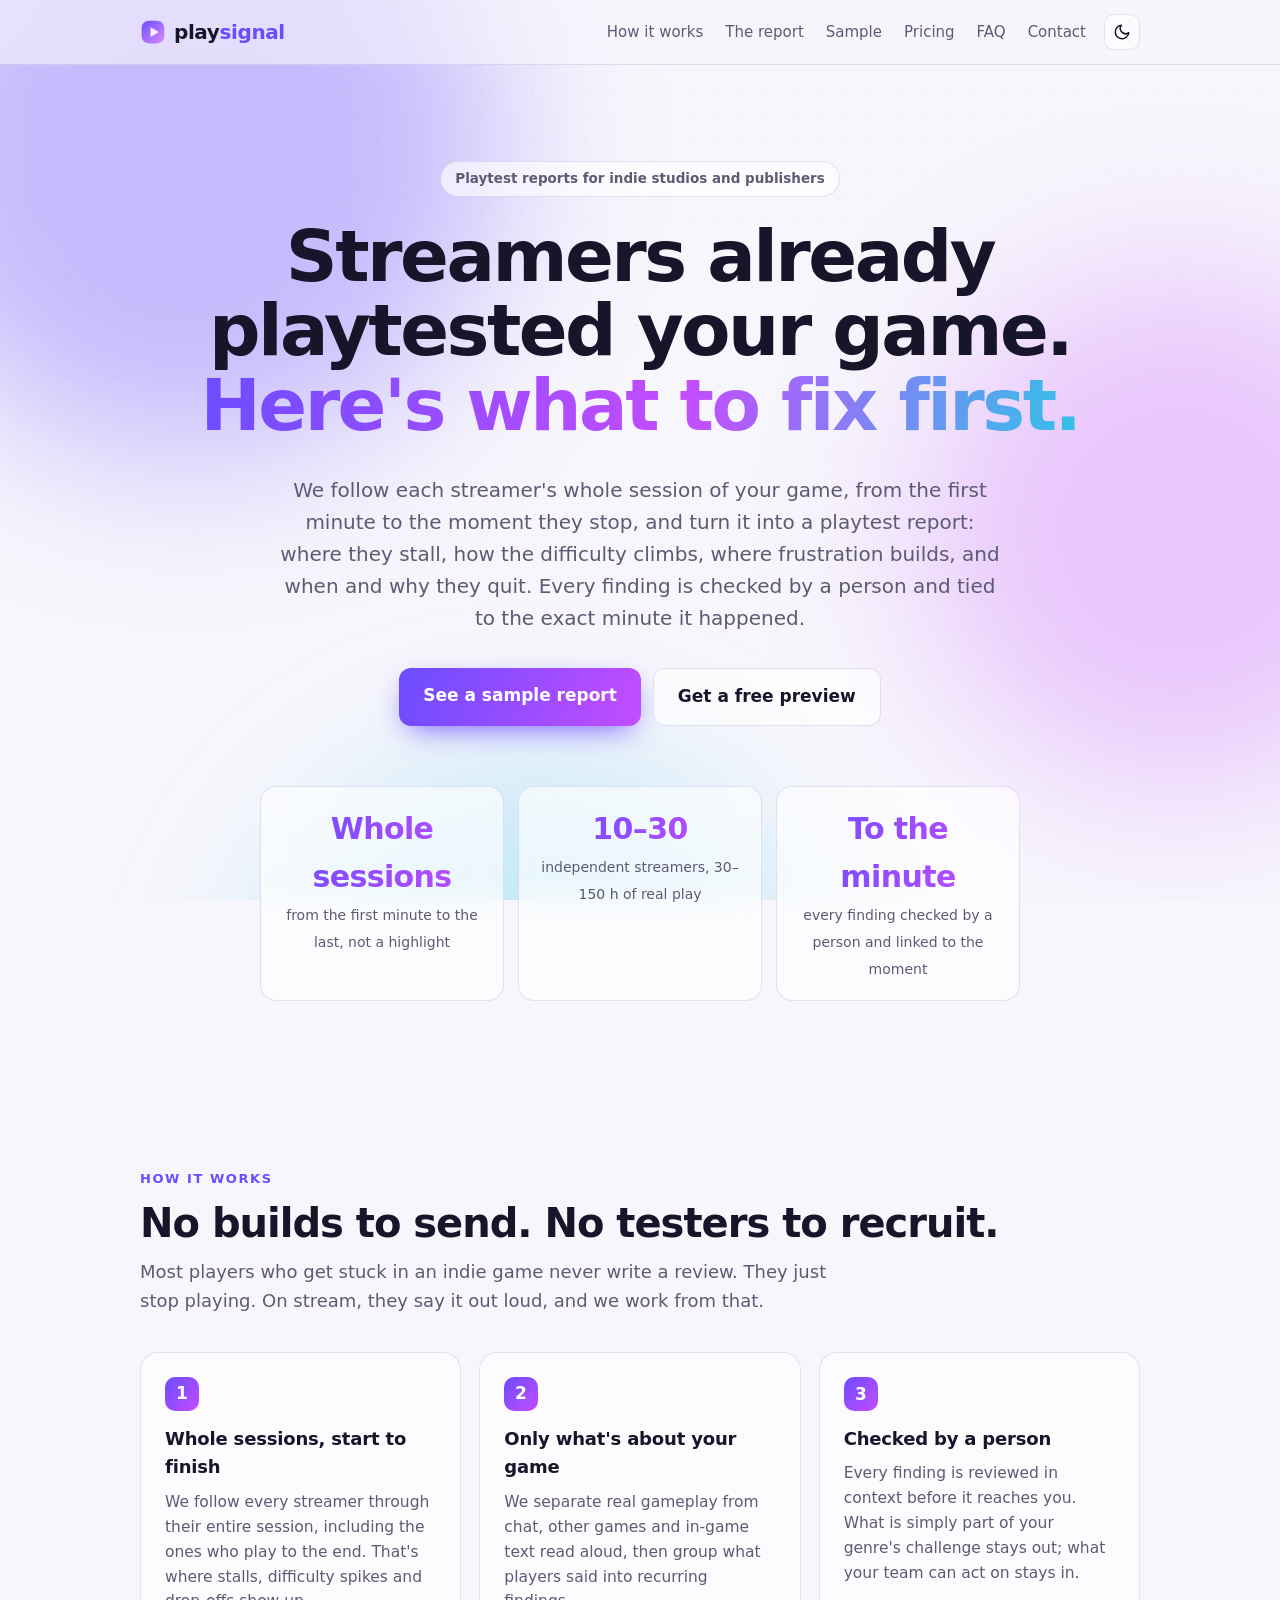
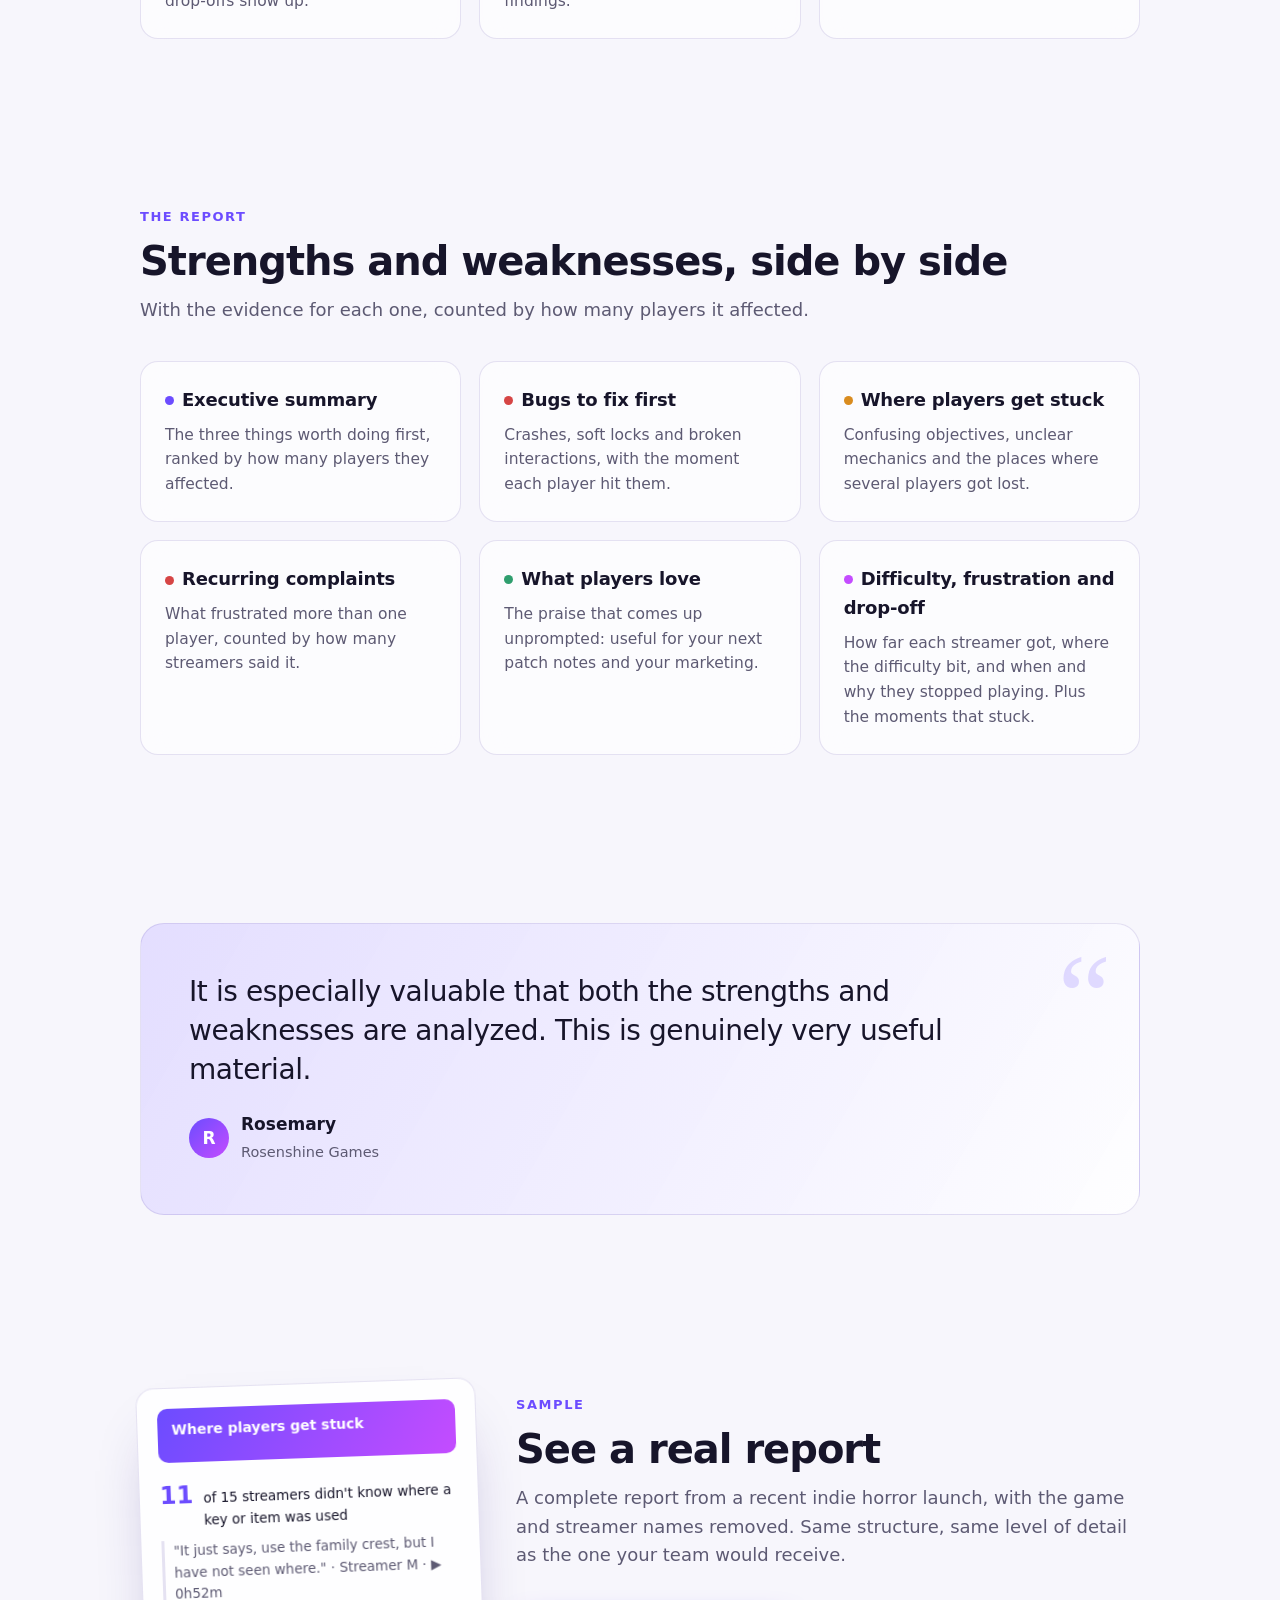
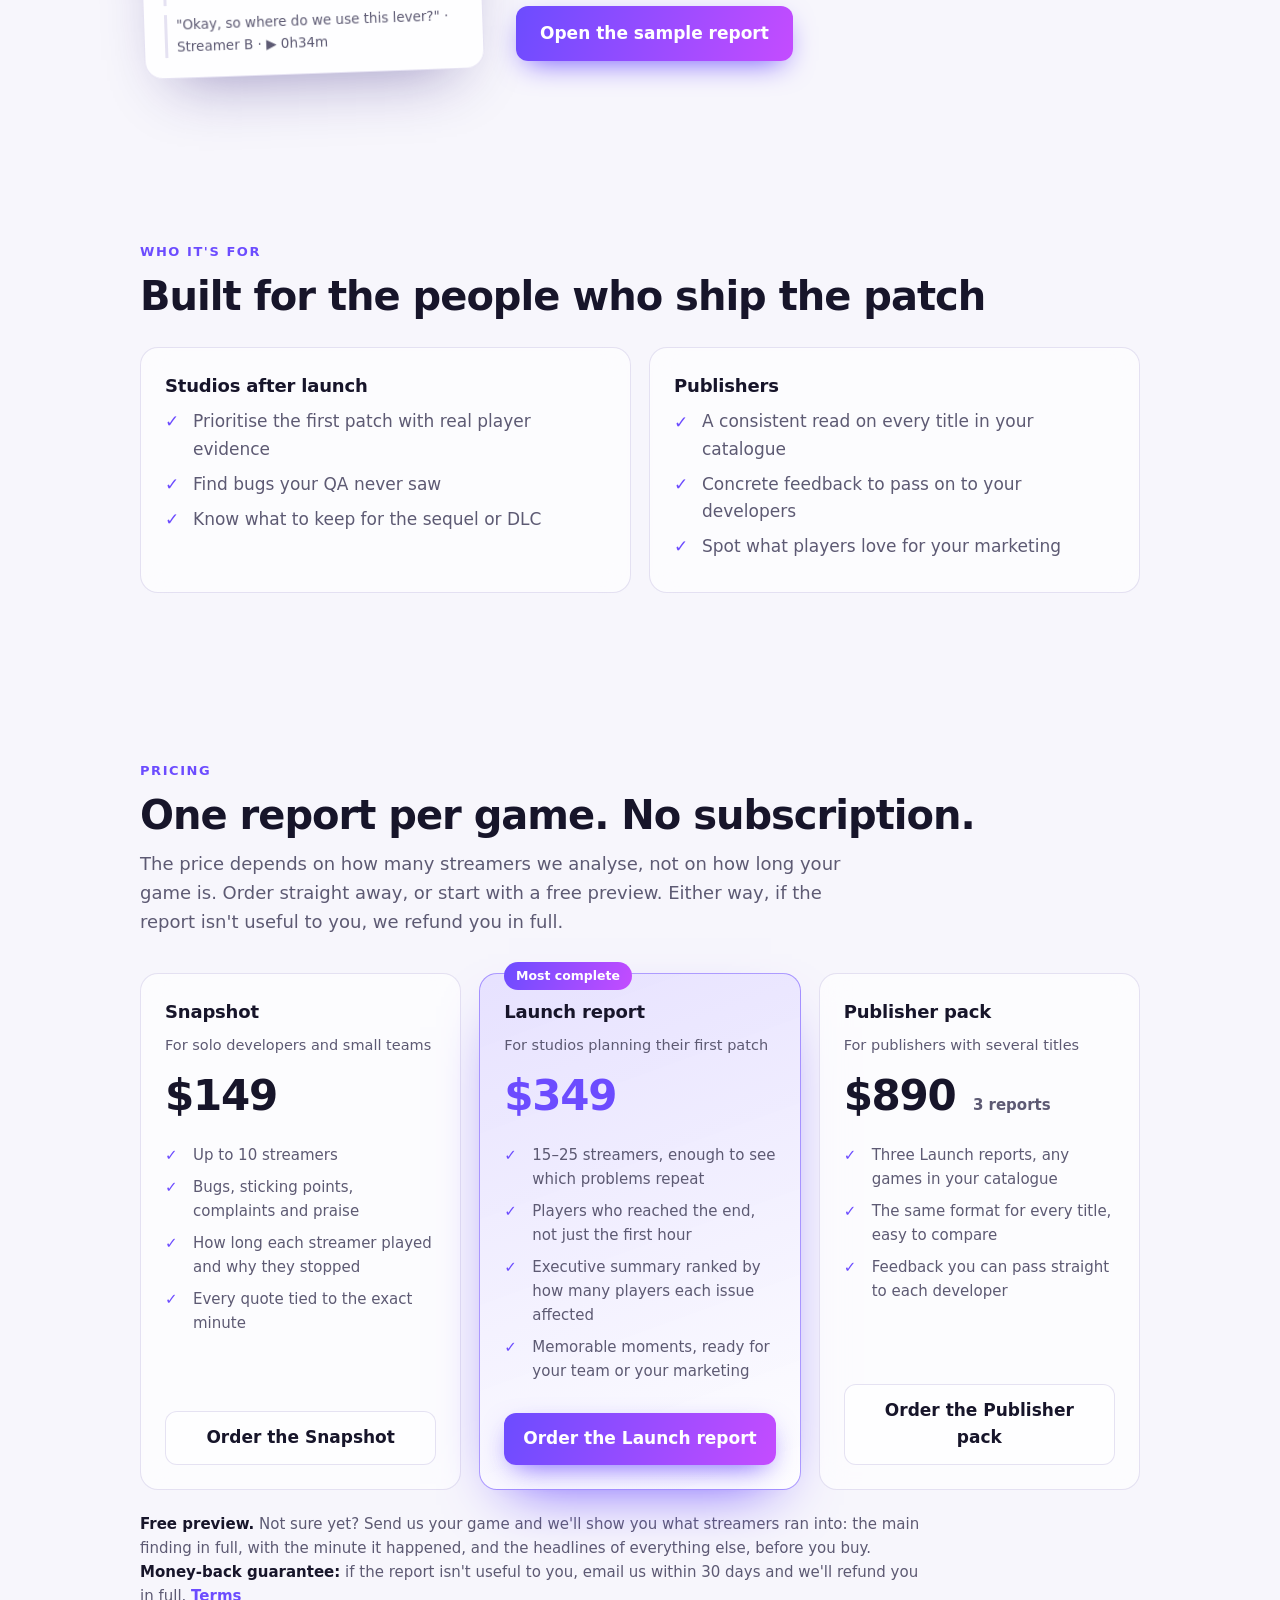
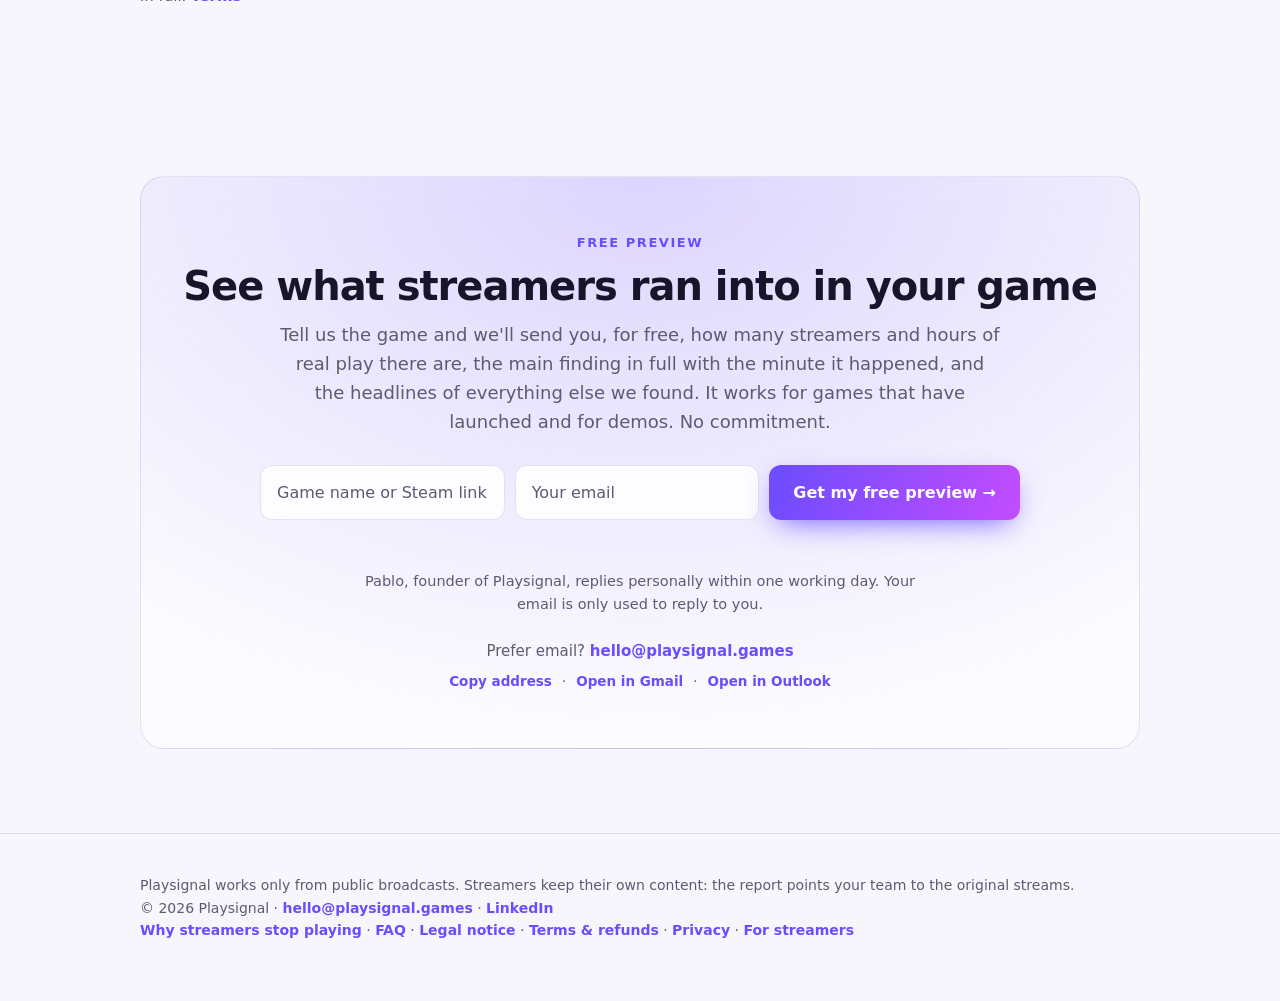
<file: index.html>
<!doctype html>
<html lang="en">
<head>
  <meta charset="utf-8">
  <meta name="viewport" content="width=device-width, initial-scale=1">
  <title>Playsignal: playtest feedback from real streams</title>
  <meta name="description" content="Streamers already playtested your game. We turn their whole sessions into a report of what to fix first, every finding linked to the exact minute.">
  <link rel="canonical" href="https://playsignal.games/">
  <script type="application/ld+json">{"@context": "https://schema.org", "@graph": [{"@type": "Organization", "@id": "https://playsignal.games/#org", "name": "Playsignal", "url": "https://playsignal.games/", "logo": "https://playsignal.games/favicon.svg", "email": "hello@playsignal.games", "founder": {"@type": "Person", "name": "Pablo Hernández Marín"}, "sameAs": ["https://www.linkedin.com/in/pablo-hern%C3%A1ndez-mar%C3%ADn-67a8a1442/"]}, {"@type": "Service", "@id": "https://playsignal.games/#service", "name": "Playtest reports from Twitch streams", "serviceType": "Game playtest report", "provider": {"@id": "https://playsignal.games/#org"}, "areaServed": "Worldwide", "audience": {"@type": "Audience", "audienceType": "Indie game studios and publishers"}, "description": "We follow independent streamers through their whole sessions of your game and deliver a written playtest report: bugs, sticking points, complaints, praise and why players stopped, each finding linked to the exact minute of the stream and checked by a person.", "offers": [{"@type": "Offer", "name": "Snapshot", "price": "149", "priceCurrency": "USD", "description": "Up to 10 streamers"}, {"@type": "Offer", "name": "Launch report", "price": "349", "priceCurrency": "USD", "description": "15 to 25 streamers"}, {"@type": "Offer", "name": "Publisher pack", "price": "890", "priceCurrency": "USD", "description": "Three Launch reports"}]}]}</script>
  <link rel="icon" href="favicon.svg" type="image/svg+xml">
  <meta property="og:type" content="website">
  <meta property="og:site_name" content="Playsignal">
  <meta property="og:url" content="https://playsignal.games/">
  <meta property="og:title" content="Playsignal: playtest feedback from real streams">
  <meta property="og:description" content="Streamers already playtested your game. Here's what to fix first, every finding linked to the exact minute.">
  <meta property="og:image" content="https://playsignal.games/og.png?v=2">
  <meta property="og:image:width" content="1200">
  <meta property="og:image:height" content="630">
  <meta name="twitter:card" content="summary_large_image">
  <script src="theme.js?v=1"></script>
  <link rel="stylesheet" href="style.css?v=10">
  <script src="script.js?v=6" defer></script>
  <script>(function(){try{var u=new URL(location.href),r=u.searchParams.get('ref');if(r&&!u.searchParams.get('utm_campaign')){u.searchParams.set('utm_campaign',r);history.replaceState(null,'',u)}}catch(e){}})();</script>
  <script data-goatcounter="https://playsignal.goatcounter.com/count" async src="https://gc.zgo.at/count.js"></script>
</head>
<body>
  <div class="aurora" aria-hidden="true"><div class="blob a"></div><div class="blob b"></div><div class="blob c"></div></div>
  <div class="grain" aria-hidden="true"></div>

  <header class="top">
    <div class="wrap">
      <a class="logo" href="./"><img class="mark" src="favicon.svg" alt="Playsignal logo">play<span>signal</span></a>
      <nav>
        <a href="#how">How it works</a>
        <a href="#report">The report</a>
        <a class="keep" href="sample/">Sample</a>
        <a href="#pricing">Pricing</a>
        <a href="faq/">FAQ</a>
        <a class="keep" href="#contact">Contact</a>
        <button class="theme-toggle" type="button" aria-label="Switch light or dark theme" title="Switch theme"><svg class="moon" viewBox="0 0 24 24" fill="none" stroke="currentColor" stroke-width="2" stroke-linecap="round" stroke-linejoin="round"><path d="M21 12.8A9 9 0 1 1 11.2 3a7 7 0 0 0 9.8 9.8z"/></svg><svg class="sun" viewBox="0 0 24 24" fill="none" stroke="currentColor" stroke-width="2" stroke-linecap="round" stroke-linejoin="round"><circle cx="12" cy="12" r="4.5"/><path d="M12 2v2M12 20v2M4.9 4.9l1.4 1.4M17.7 17.7l1.4 1.4M2 12h2M20 12h2M4.9 19.1l1.4-1.4M17.7 6.3l1.4-1.4"/></svg></button>
      </nav>
    </div>
  </header>

  <main>
    <div class="wrap hero">
      <span class="badge">Playtest reports for indie studios and publishers</span>
      <h1>Streamers already playtested your game. <em>Here's what to fix first.</em></h1>
      <p class="lead">We follow each streamer's whole session of your game, from the first minute to the moment they stop, and turn it into a playtest report: where they stall, how the difficulty climbs, where frustration builds, and when and why they quit. Every finding is checked by a person and tied to the exact minute it happened.</p>
      <div class="ctas">
        <a class="cta" href="sample/">See a sample report</a>
        <a class="cta ghost" href="#contact">Get a free preview</a>
      </div>
      <div class="stats">
        <div class="stat"><b>Whole sessions</b><span>from the first minute to the last, not a highlight</span></div>
        <div class="stat"><b>10–30</b><span>independent streamers, 30–150 h of real play</span></div>
        <div class="stat"><b>To the minute</b><span>every finding checked by a person and linked to the moment</span></div>
      </div>
    </div>

    <section id="how">
      <div class="wrap reveal">
        <div class="eyebrow">How it works</div>
        <h2>No builds to send. No testers to recruit.</h2>
        <p class="sub">Most players who get stuck in an indie game never write a review. They just stop playing. On stream, they say it out loud, and we work from that.</p>
        <div class="grid">
          <div class="card">
            <div class="step">1</div>
            <h3>Whole sessions, start to finish</h3>
            <p>We follow every streamer through their entire session, including the ones who play to the end. That's where stalls, difficulty spikes and drop-offs show up.</p>
          </div>
          <div class="card">
            <div class="step">2</div>
            <h3>Only what's about your game</h3>
            <p>We separate real gameplay from chat, other games and in-game text read aloud, then group what players said into recurring findings.</p>
          </div>
          <div class="card">
            <div class="step">3</div>
            <h3>Checked by a person</h3>
            <p>Every finding is reviewed in context before it reaches you. What is simply part of your genre's challenge stays out; what your team can act on stays in.</p>
          </div>
        </div>
      </div>
    </section>

    <section id="report">
      <div class="wrap reveal">
        <div class="eyebrow">The report</div>
        <h2>Strengths and weaknesses, side by side</h2>
        <p class="sub">With the evidence for each one, counted by how many players it affected.</p>
        <div class="grid">
          <div class="card">
            <h3><span class="dot" style="background:var(--accent)"></span>Executive summary</h3>
            <p>The three things worth doing first, ranked by how many players they affected.</p>
          </div>
          <div class="card">
            <h3><span class="dot" style="background:var(--bad)"></span>Bugs to fix first</h3>
            <p>Crashes, soft locks and broken interactions, with the moment each player hit them.</p>
          </div>
          <div class="card">
            <h3><span class="dot" style="background:var(--warn)"></span>Where players get stuck</h3>
            <p>Confusing objectives, unclear mechanics and the places where several players got lost.</p>
          </div>
          <div class="card">
            <h3><span class="dot" style="background:var(--bad)"></span>Recurring complaints</h3>
            <p>What frustrated more than one player, counted by how many streamers said it.</p>
          </div>
          <div class="card">
            <h3><span class="dot" style="background:var(--ok)"></span>What players love</h3>
            <p>The praise that comes up unprompted: useful for your next patch notes and your marketing.</p>
          </div>
          <div class="card">
            <h3><span class="dot" style="background:var(--accent-2)"></span>Difficulty, frustration and drop-off</h3>
            <p>How far each streamer got, where the difficulty bit, and when and why they stopped playing. Plus the moments that stuck.</p>
          </div>
        </div>
      </div>
    </section>

    <section>
      <div class="wrap reveal">
        <div class="quote">
          <blockquote>It is especially valuable that both the strengths and weaknesses are analyzed. This is genuinely very useful material.</blockquote>
          <cite><i>R</i><div><b>Rosemary</b><span>Rosenshine Games</span></div></cite>
        </div>
      </div>
    </section>

    <section id="sample">
      <div class="wrap reveal">
        <div class="sample">
          <div class="mock" aria-hidden="true">
            <div class="bar">Where players get stuck</div>
            <div class="row"><span class="n">11</span><span>of 15 streamers didn't know where a key or item was used</span></div>
            <div class="q">"It just says, use the family crest, but I have not seen where." · Streamer M · ▶ 0h52m</div>
            <div class="q">"Okay, so where do we use this lever?" · Streamer B · ▶ 0h34m</div>
          </div>
          <div>
            <div class="eyebrow">Sample</div>
            <h2>See a real report</h2>
            <p class="sub">A complete report from a recent indie horror launch, with the game and streamer names removed. Same structure, same level of detail as the one your team would receive.</p>
            <a class="cta" href="sample/">Open the sample report</a>
          </div>
        </div>
      </div>
    </section>

    <section>
      <div class="wrap reveal">
        <div class="eyebrow">Who it's for</div>
        <h2>Built for the people who ship the patch</h2>
        <div class="grid two" style="margin-top:28px">
          <div class="card">
            <h3>Studios after launch</h3>
            <ul class="check">
              <li>Prioritise the first patch with real player evidence</li>
              <li>Find bugs your QA never saw</li>
              <li>Know what to keep for the sequel or DLC</li>
            </ul>
          </div>
          <div class="card">
            <h3>Publishers</h3>
            <ul class="check">
              <li>A consistent read on every title in your catalogue</li>
              <li>Concrete feedback to pass on to your developers</li>
              <li>Spot what players love for your marketing</li>
            </ul>
          </div>
        </div>
      </div>
    </section>

    <section id="pricing">
      <div class="wrap reveal">
        <div class="eyebrow">Pricing</div>
        <h2>One report per game. No subscription.</h2>
        <p class="sub">The price depends on how many streamers we analyse, not on how long your game is. Order straight away, or start with a free preview. Either way, if the report isn't useful to you, we refund you in full.</p>
        <div class="grid prices">
          <div class="card price">
            <h3>Snapshot</h3>
            <p class="for">For solo developers and small teams</p>
            <div class="amount">$149</div>
            <ul class="check">
              <li>Up to 10 streamers</li>
              <li>Bugs, sticking points, complaints and praise</li>
              <li>How long each streamer played and why they stopped</li>
              <li>Every quote tied to the exact minute</li>
            </ul>
            <a class="cta buy" href="https://buy.stripe.com/6oUcN77UJ0zV3coa030oM00">Order the Snapshot</a>
          </div>
          <div class="card price featured">
            <span class="tag">Most complete</span>
            <h3>Launch report</h3>
            <p class="for">For studios planning their first patch</p>
            <div class="amount">$349</div>
            <ul class="check">
              <li>15–25 streamers, enough to see which problems repeat</li>
              <li>Players who reached the end, not just the first hour</li>
              <li>Executive summary ranked by how many players each issue affected</li>
              <li>Memorable moments, ready for your team or your marketing</li>
            </ul>
            <a class="cta buy" href="https://buy.stripe.com/28E8wR2Ap0zV3cob470oM01">Order the Launch report</a>
          </div>
          <div class="card price">
            <h3>Publisher pack</h3>
            <p class="for">For publishers with several titles</p>
            <div class="amount">$890 <small>3 reports</small></div>
            <ul class="check">
              <li>Three Launch reports, any games in your catalogue</li>
              <li>The same format for every title, easy to compare</li>
              <li>Feedback you can pass straight to each developer</li>
            </ul>
            <a class="cta buy" href="https://buy.stripe.com/4gM9AVcaZ96r8wI2xB0oM02">Order the Publisher pack</a>
          </div>
        </div>
        <p class="note"><a href="#contact"><b>Free preview.</b></a> Not sure yet? Send us your game and we'll show you what streamers ran into: the main finding in full, with the minute it happened, and the headlines of everything else, before you buy. <b>Money-back guarantee:</b> if the report isn't useful to you, email us within 30 days and we'll refund you in full. <a href="terms/">Terms</a></p>
      </div>
    </section>

    <section id="contact">
      <div class="wrap reveal">
        <div class="contact">
          <div class="eyebrow">Free preview</div>
          <h2>See what streamers ran into in your game</h2>
          <p class="sub">Tell us the game and we'll send you, for free, how many streamers and hours of real play there are, the main finding in full with the minute it happened, and the headlines of everything else we found. It works for games that have launched and for demos. No commitment.</p>
          <form class="check-form" action="https://formspree.io/f/xyekjydr" method="POST">
            <label class="sr" for="cf-game">Game name or Steam link</label>
            <input id="cf-game" name="game" type="text" required maxlength="200" placeholder="Game name or Steam link" autocomplete="off">
            <label class="sr" for="cf-email">Your email</label>
            <input id="cf-email" name="email" type="email" required maxlength="200" placeholder="Your email" autocomplete="email">
            <input type="text" name="_gotcha" class="hp" tabindex="-1" autocomplete="off" aria-hidden="true">
            <input type="hidden" name="_subject" value="Free preview request">
            <button class="cta" type="submit">Get my free preview →</button>
            <p class="form-status" role="status" aria-live="polite"></p>
          </form>
          <p class="who">Pablo, founder of Playsignal, replies personally within one working day. Your email is only used to reply to you.</p>
          <p class="or">Prefer email? <a href="mailto:hello@playsignal.games?subject=Playsignal%20report%20for%20our%20game">hello@playsignal.games</a></p>
          <div class="mail-alt">
            <button type="button" class="copy-mail" data-mail="hello@playsignal.games">Copy address</button>
            <span aria-hidden="true">·</span>
            <a href="https://mail.google.com/mail/?view=cm&amp;fs=1&amp;to=hello@playsignal.games&amp;su=Playsignal%20report%20for%20our%20game" target="_blank" rel="noopener">Open in Gmail</a>
            <span aria-hidden="true">·</span>
            <a href="https://outlook.office.com/mail/deeplink/compose?to=hello@playsignal.games&amp;subject=Playsignal%20report%20for%20our%20game" target="_blank" rel="noopener">Open in Outlook</a>
          </div>
        </div>
      </div>
    </section>
  </main>

  <footer>
    <div class="wrap">
      Playsignal works only from public broadcasts. Streamers keep their own content: the report points your team to the original streams.
      <br>© 2026 Playsignal · <a href="mailto:hello@playsignal.games">hello@playsignal.games</a> · <a href="https://www.linkedin.com/in/pablo-hern%C3%A1ndez-mar%C3%ADn-67a8a1442/" target="_blank" rel="noopener">LinkedIn</a>
      <br><a href="guides/why-streamers-stop-playing/">Why streamers stop playing</a> · <a href="faq/">FAQ</a> · <a href="legal/">Legal notice</a> · <a href="terms/">Terms &amp; refunds</a> · <a href="privacy/">Privacy</a> · <a href="streamers/">For streamers</a>
    </div>
  </footer>
</body>
</html>
</file>
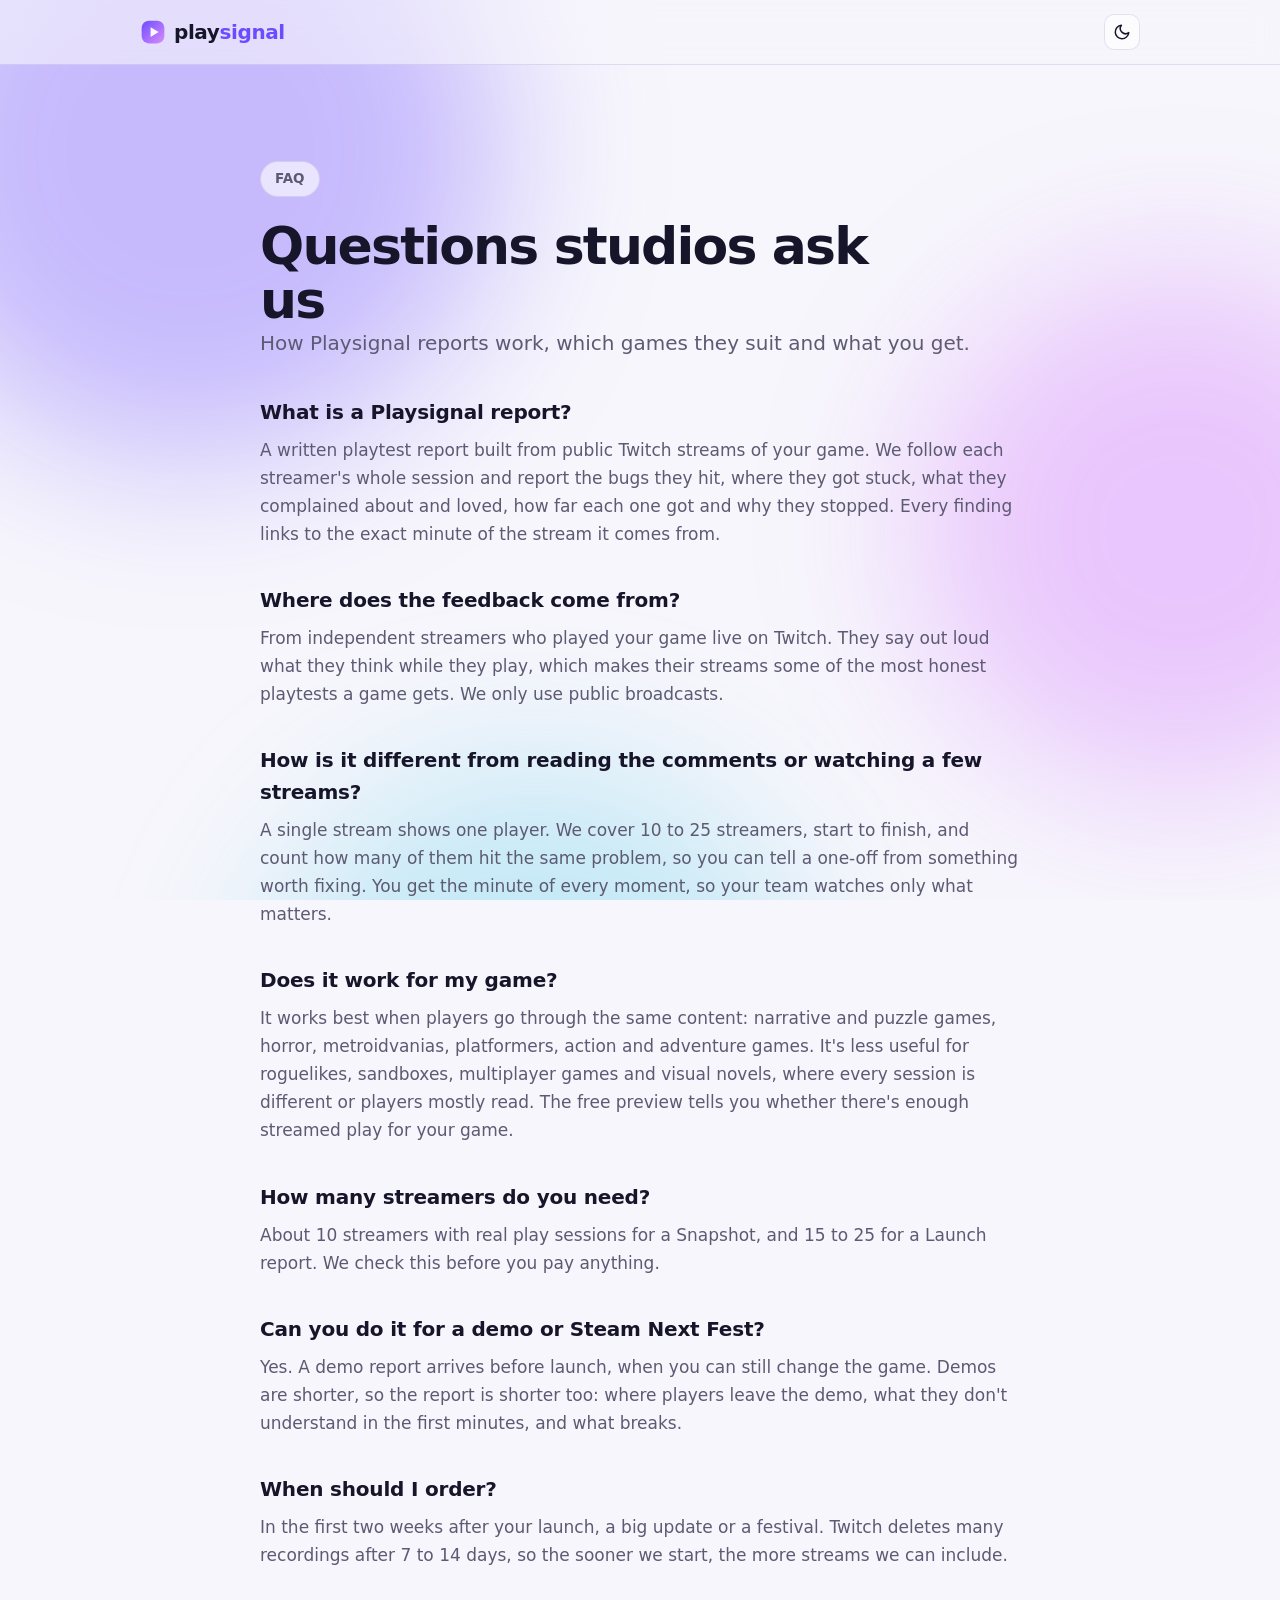
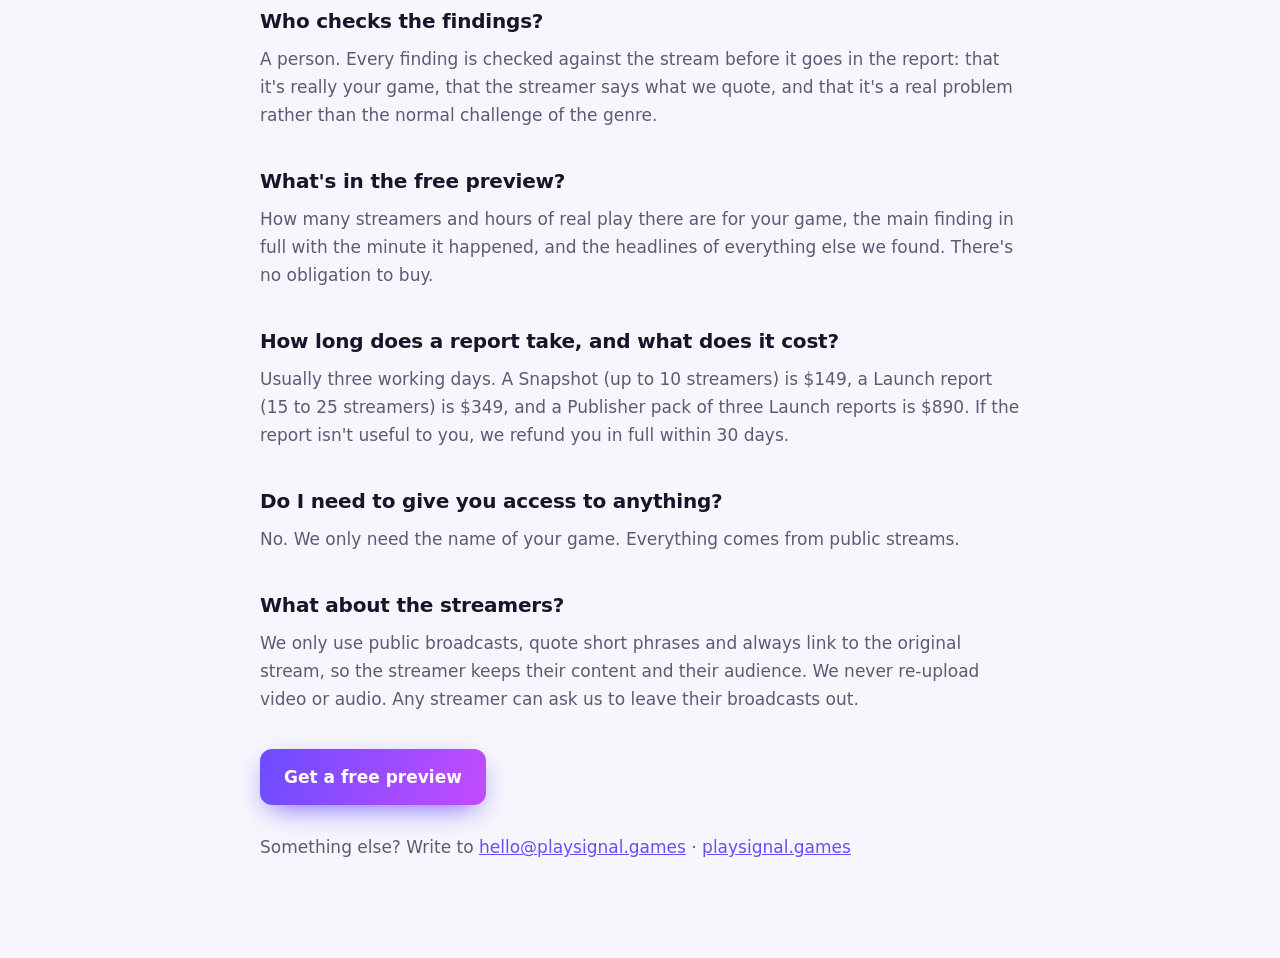
<file: faq/index.html>
<!doctype html>
<html lang="en">
<head>
  <meta charset="utf-8">
  <meta name="viewport" content="width=device-width, initial-scale=1">
  <title>FAQ · Playsignal</title>
  <meta name="description" content="Answers about Playsignal playtest reports from Twitch streams: which games they suit, demos, timing, price and the free preview.">
  <link rel="canonical" href="https://playsignal.games/faq/">
  <script type="application/ld+json">{"@context": "https://schema.org", "@type": "FAQPage", "mainEntity": [{"@type": "Question", "name": "What is a Playsignal report?", "acceptedAnswer": {"@type": "Answer", "text": "A written playtest report built from public Twitch streams of your game. We follow each streamer's whole session and report the bugs they hit, where they got stuck, what they complained about and loved, how far each one got and why they stopped. Every finding links to the exact minute of the stream it comes from."}}, {"@type": "Question", "name": "Where does the feedback come from?", "acceptedAnswer": {"@type": "Answer", "text": "From independent streamers who played your game live on Twitch. They say out loud what they think while they play, which makes their streams some of the most honest playtests a game gets. We only use public broadcasts."}}, {"@type": "Question", "name": "How is it different from reading the comments or watching a few streams?", "acceptedAnswer": {"@type": "Answer", "text": "A single stream shows one player. We cover 10 to 25 streamers, start to finish, and count how many of them hit the same problem, so you can tell a one-off from something worth fixing. You get the minute of every moment, so your team watches only what matters."}}, {"@type": "Question", "name": "Does it work for my game?", "acceptedAnswer": {"@type": "Answer", "text": "It works best when players go through the same content: narrative and puzzle games, horror, metroidvanias, platformers, action and adventure games. It's less useful for roguelikes, sandboxes, multiplayer games and visual novels, where every session is different or players mostly read. The free preview tells you whether there's enough streamed play for your game."}}, {"@type": "Question", "name": "How many streamers do you need?", "acceptedAnswer": {"@type": "Answer", "text": "About 10 streamers with real play sessions for a Snapshot, and 15 to 25 for a Launch report. We check this before you pay anything."}}, {"@type": "Question", "name": "Can you do it for a demo or Steam Next Fest?", "acceptedAnswer": {"@type": "Answer", "text": "Yes. A demo report arrives before launch, when you can still change the game. Demos are shorter, so the report is shorter too: where players leave the demo, what they don't understand in the first minutes, and what breaks."}}, {"@type": "Question", "name": "When should I order?", "acceptedAnswer": {"@type": "Answer", "text": "In the first two weeks after your launch, a big update or a festival. Twitch deletes many recordings after 7 to 14 days, so the sooner we start, the more streams we can include."}}, {"@type": "Question", "name": "Who checks the findings?", "acceptedAnswer": {"@type": "Answer", "text": "A person. Every finding is checked against the stream before it goes in the report: that it's really your game, that the streamer says what we quote, and that it's a real problem rather than the normal challenge of the genre."}}, {"@type": "Question", "name": "What's in the free preview?", "acceptedAnswer": {"@type": "Answer", "text": "How many streamers and hours of real play there are for your game, the main finding in full with the minute it happened, and the headlines of everything else we found. There's no obligation to buy."}}, {"@type": "Question", "name": "How long does a report take, and what does it cost?", "acceptedAnswer": {"@type": "Answer", "text": "Usually three working days. A Snapshot (up to 10 streamers) is $149, a Launch report (15 to 25 streamers) is $349, and a Publisher pack of three Launch reports is $890. If the report isn't useful to you, we refund you in full within 30 days."}}, {"@type": "Question", "name": "Do I need to give you access to anything?", "acceptedAnswer": {"@type": "Answer", "text": "No. We only need the name of your game. Everything comes from public streams."}}, {"@type": "Question", "name": "What about the streamers?", "acceptedAnswer": {"@type": "Answer", "text": "We only use public broadcasts, quote short phrases and always link to the original stream, so the streamer keeps their content and their audience. We never re-upload video or audio. Any streamer can ask us to leave their broadcasts out."}}]}</script>
  <link rel="icon" href="/favicon.svg" type="image/svg+xml">
  <script src="/theme.js?v=1"></script>
  <link rel="stylesheet" href="/style.css?v=10">
  <script>(function(){try{var u=new URL(location.href),r=u.searchParams.get('ref');if(r&&!u.searchParams.get('utm_campaign')){u.searchParams.set('utm_campaign',r);history.replaceState(null,'',u)}}catch(e){}})();</script>
  <script data-goatcounter="https://playsignal.goatcounter.com/count" async src="https://gc.zgo.at/count.js"></script>
</head>
<body>
  <div class="aurora" aria-hidden="true"><div class="blob a"></div><div class="blob b"></div><div class="blob c"></div></div>
  <header class="top">
    <div class="wrap"><a class="logo" href="/"><img class="mark" src="/favicon.svg" alt="Playsignal logo">play<span>signal</span></a><nav><button class="theme-toggle" type="button" aria-label="Switch light or dark theme" title="Switch theme"><svg class="moon" viewBox="0 0 24 24" fill="none" stroke="currentColor" stroke-width="2" stroke-linecap="round" stroke-linejoin="round"><path d="M21 12.8A9 9 0 1 1 11.2 3a7 7 0 0 0 9.8 9.8z"/></svg><svg class="sun" viewBox="0 0 24 24" fill="none" stroke="currentColor" stroke-width="2" stroke-linecap="round" stroke-linejoin="round"><circle cx="12" cy="12" r="4.5"/><path d="M12 2v2M12 20v2M4.9 4.9l1.4 1.4M17.7 17.7l1.4 1.4M2 12h2M20 12h2M4.9 19.1l1.4-1.4M17.7 6.3l1.4-1.4"/></svg></button></nav></div>
  </header>
  <main>
    <div class="wrap hero legal">
      <span class="badge">FAQ</span>
      <h1>Questions studios ask us</h1>
      <p class="lead">How Playsignal reports work, which games they suit and what you get.</p>
      <h2>What is a Playsignal report?</h2>
      <p>A written playtest report built from public Twitch streams of your game. We follow each streamer&#x27;s whole session and report the bugs they hit, where they got stuck, what they complained about and loved, how far each one got and why they stopped. Every finding links to the exact minute of the stream it comes from.</p>
      <h2>Where does the feedback come from?</h2>
      <p>From independent streamers who played your game live on Twitch. They say out loud what they think while they play, which makes their streams some of the most honest playtests a game gets. We only use public broadcasts.</p>
      <h2>How is it different from reading the comments or watching a few streams?</h2>
      <p>A single stream shows one player. We cover 10 to 25 streamers, start to finish, and count how many of them hit the same problem, so you can tell a one-off from something worth fixing. You get the minute of every moment, so your team watches only what matters.</p>
      <h2>Does it work for my game?</h2>
      <p>It works best when players go through the same content: narrative and puzzle games, horror, metroidvanias, platformers, action and adventure games. It&#x27;s less useful for roguelikes, sandboxes, multiplayer games and visual novels, where every session is different or players mostly read. The free preview tells you whether there&#x27;s enough streamed play for your game.</p>
      <h2>How many streamers do you need?</h2>
      <p>About 10 streamers with real play sessions for a Snapshot, and 15 to 25 for a Launch report. We check this before you pay anything.</p>
      <h2>Can you do it for a demo or Steam Next Fest?</h2>
      <p>Yes. A demo report arrives before launch, when you can still change the game. Demos are shorter, so the report is shorter too: where players leave the demo, what they don&#x27;t understand in the first minutes, and what breaks.</p>
      <h2>When should I order?</h2>
      <p>In the first two weeks after your launch, a big update or a festival. Twitch deletes many recordings after 7 to 14 days, so the sooner we start, the more streams we can include.</p>
      <h2>Who checks the findings?</h2>
      <p>A person. Every finding is checked against the stream before it goes in the report: that it&#x27;s really your game, that the streamer says what we quote, and that it&#x27;s a real problem rather than the normal challenge of the genre.</p>
      <h2>What&#x27;s in the free preview?</h2>
      <p>How many streamers and hours of real play there are for your game, the main finding in full with the minute it happened, and the headlines of everything else we found. There&#x27;s no obligation to buy.</p>
      <h2>How long does a report take, and what does it cost?</h2>
      <p>Usually three working days. A Snapshot (up to 10 streamers) is $149, a Launch report (15 to 25 streamers) is $349, and a Publisher pack of three Launch reports is $890. If the report isn&#x27;t useful to you, we refund you in full within 30 days.</p>
      <h2>Do I need to give you access to anything?</h2>
      <p>No. We only need the name of your game. Everything comes from public streams.</p>
      <h2>What about the streamers?</h2>
      <p>We only use public broadcasts, quote short phrases and always link to the original stream, so the streamer keeps their content and their audience. We never re-upload video or audio. Any streamer can ask us to leave their broadcasts out.</p>
      <p style="margin-top:36px"><a class="cta" href="/#contact">Get a free preview</a></p>
      <p class="sub" style="margin-top:28px">Something else? Write to <a href="mailto:hello@playsignal.games">hello@playsignal.games</a> · <a href="/">playsignal.games</a></p>
    </div>
  </main>
</body>
</html>
</file>
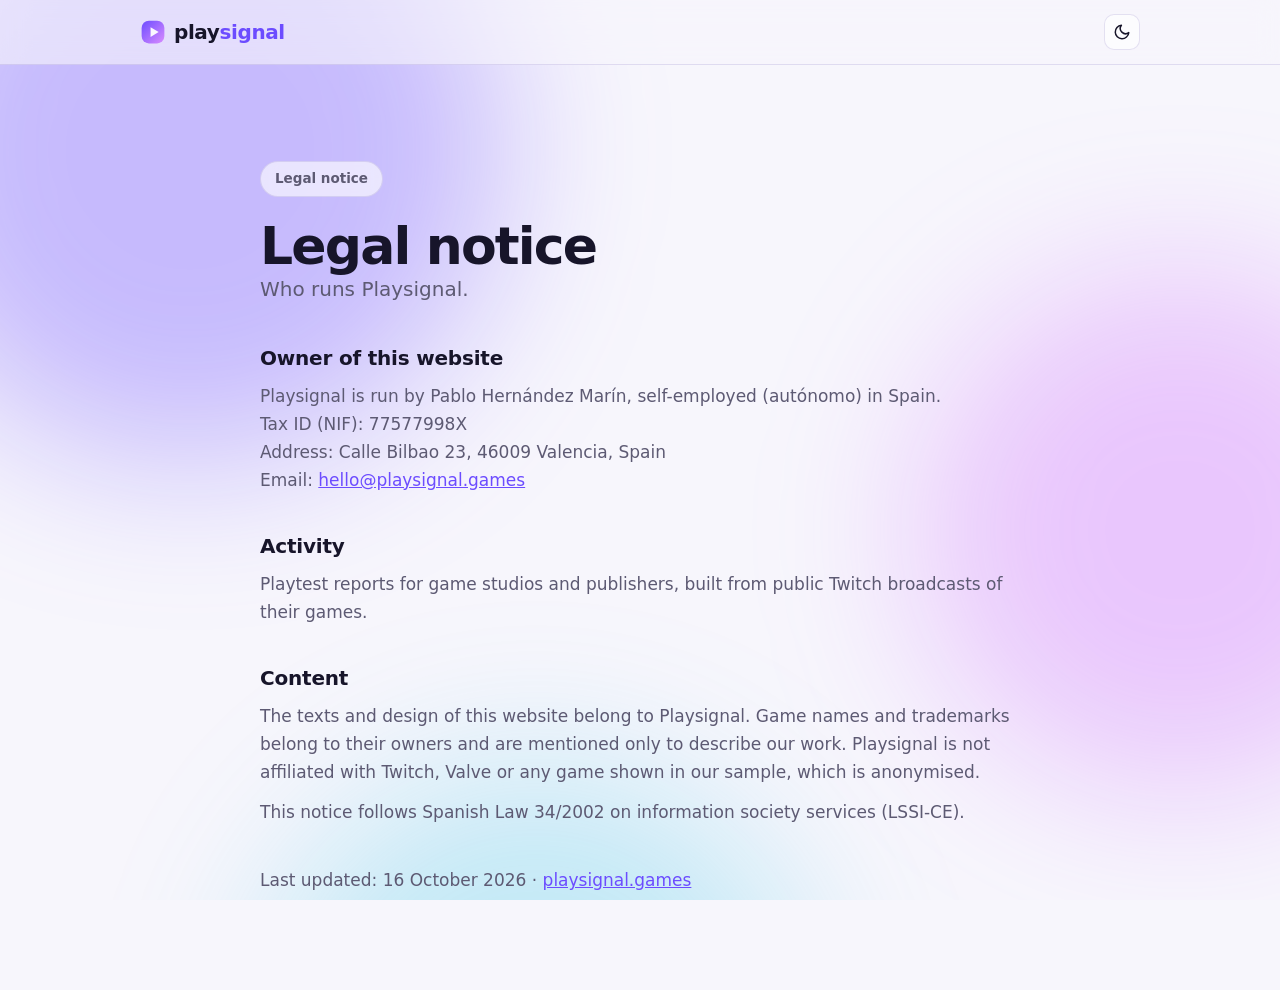
<file: legal/index.html>
<!doctype html>
<html lang="en">
<head>
  <meta charset="utf-8">
  <meta name="viewport" content="width=device-width, initial-scale=1">
  <title>Legal notice · Playsignal</title>
  <meta name="description" content="Who runs Playsignal: owner, tax ID, address and contact.">
  <link rel="canonical" href="https://playsignal.games/legal/">
  <link rel="icon" href="/favicon.svg" type="image/svg+xml">
  <script src="/theme.js?v=1"></script>
  <link rel="stylesheet" href="/style.css?v=10">
  <script data-goatcounter="https://playsignal.goatcounter.com/count" async src="https://gc.zgo.at/count.js"></script>
</head>
<body>
  <div class="aurora" aria-hidden="true"><div class="blob a"></div><div class="blob b"></div><div class="blob c"></div></div>
  <header class="top">
    <div class="wrap"><a class="logo" href="/"><img class="mark" src="/favicon.svg" alt="Playsignal logo">play<span>signal</span></a><nav><button class="theme-toggle" type="button" aria-label="Switch light or dark theme" title="Switch theme"><svg class="moon" viewBox="0 0 24 24" fill="none" stroke="currentColor" stroke-width="2" stroke-linecap="round" stroke-linejoin="round"><path d="M21 12.8A9 9 0 1 1 11.2 3a7 7 0 0 0 9.8 9.8z"/></svg><svg class="sun" viewBox="0 0 24 24" fill="none" stroke="currentColor" stroke-width="2" stroke-linecap="round" stroke-linejoin="round"><circle cx="12" cy="12" r="4.5"/><path d="M12 2v2M12 20v2M4.9 4.9l1.4 1.4M17.7 17.7l1.4 1.4M2 12h2M20 12h2M4.9 19.1l1.4-1.4M17.7 6.3l1.4-1.4"/></svg></button></nav></div>
  </header>
  <main>
    <div class="wrap hero legal">
      <span class="badge">Legal notice</span>
      <h1>Legal notice</h1>
      <p class="lead">Who runs Playsignal.</p>

      <h2>Owner of this website</h2>
      <p>Playsignal is run by Pablo Hernández Marín, self-employed (autónomo) in Spain.<br>
      Tax ID (NIF): 77577998X<br>Address: Calle Bilbao 23, 46009 Valencia, Spain<br>
      Email: <a href="mailto:hello@playsignal.games">hello@playsignal.games</a></p>
      <h2>Activity</h2>
      <p>Playtest reports for game studios and publishers, built from public Twitch broadcasts of their games.</p>
      <h2>Content</h2>
      <p>The texts and design of this website belong to Playsignal. Game names and trademarks belong to their owners and
      are mentioned only to describe our work. Playsignal is not affiliated with Twitch, Valve or any game shown in our
      sample, which is anonymised.</p>
      <p>This notice follows Spanish Law 34/2002 on information society services (LSSI-CE).</p>

      <p class="sub" style="margin-top:40px">Last updated: 16 October 2026 · <a href="/">playsignal.games</a></p>
    </div>
  </main>
</body>
</html>
</file>
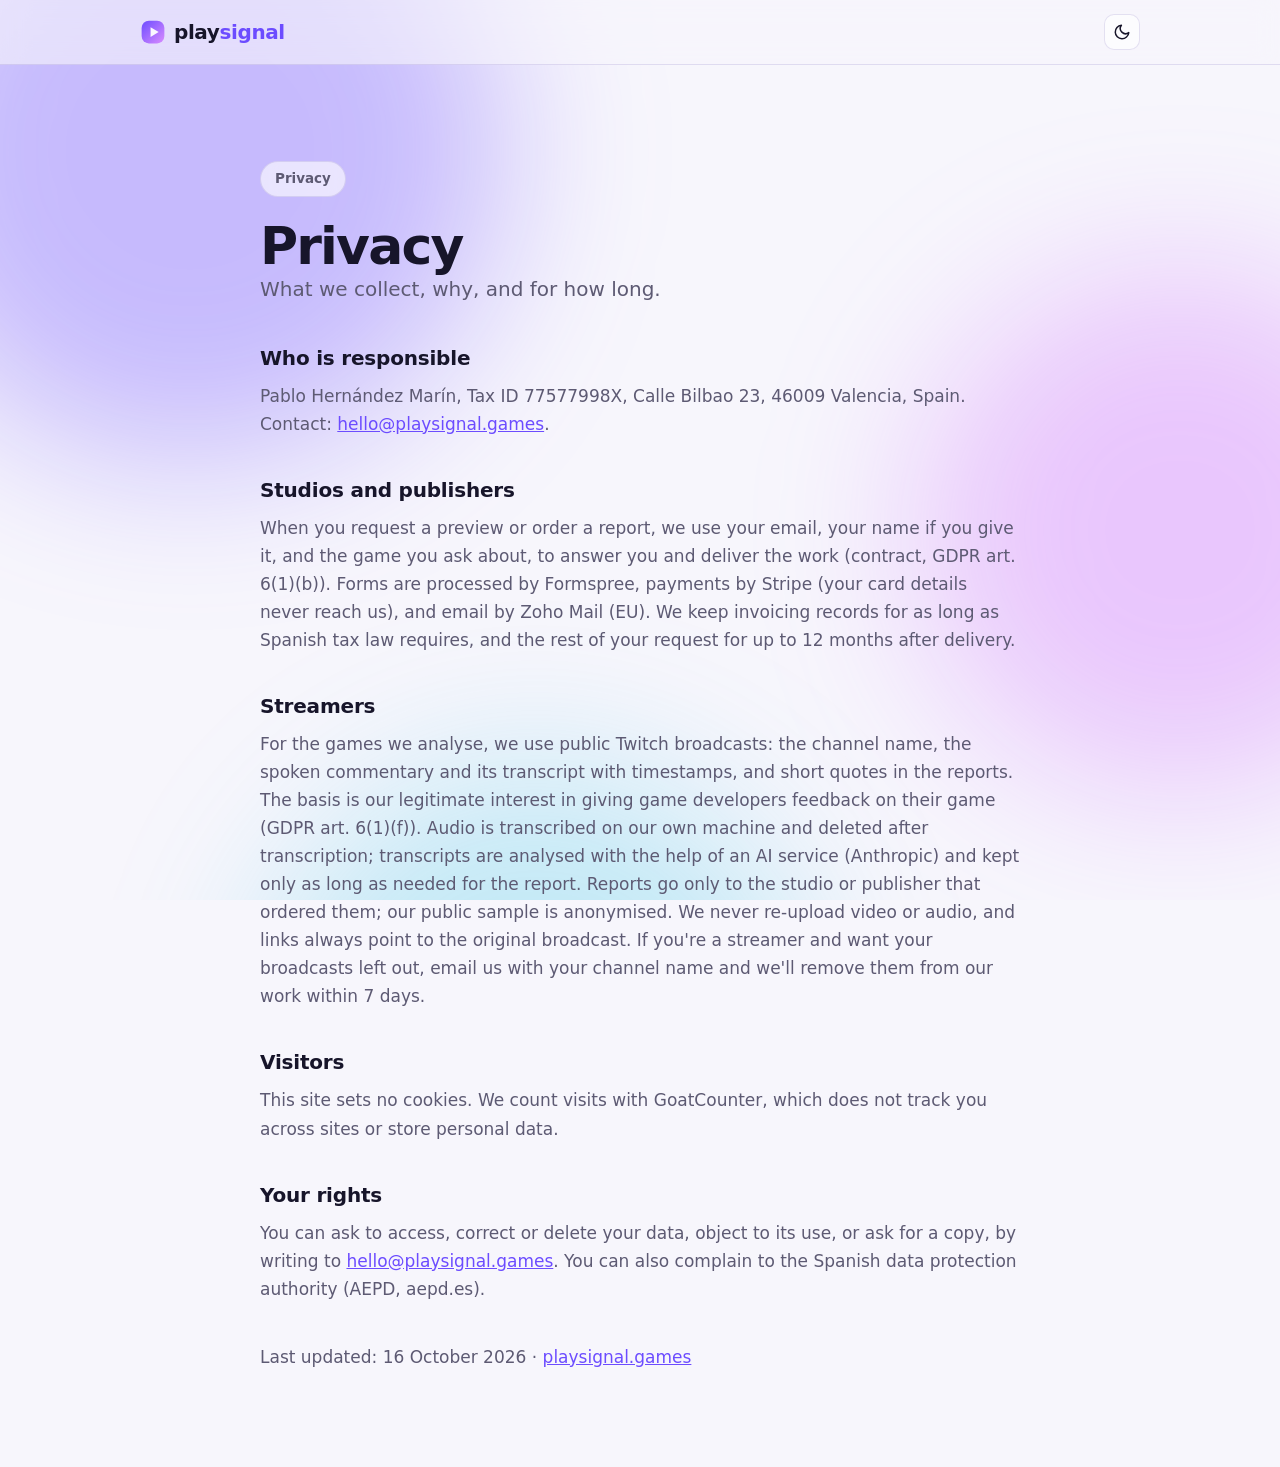
<file: privacy/index.html>
<!doctype html>
<html lang="en">
<head>
  <meta charset="utf-8">
  <meta name="viewport" content="width=device-width, initial-scale=1">
  <title>Privacy · Playsignal</title>
  <meta name="description" content="What data Playsignal collects from studios, streamers and visitors, why, for how long, and your rights.">
  <link rel="canonical" href="https://playsignal.games/privacy/">
  <link rel="icon" href="/favicon.svg" type="image/svg+xml">
  <script src="/theme.js?v=1"></script>
  <link rel="stylesheet" href="/style.css?v=10">
  <script data-goatcounter="https://playsignal.goatcounter.com/count" async src="https://gc.zgo.at/count.js"></script>
</head>
<body>
  <div class="aurora" aria-hidden="true"><div class="blob a"></div><div class="blob b"></div><div class="blob c"></div></div>
  <header class="top">
    <div class="wrap"><a class="logo" href="/"><img class="mark" src="/favicon.svg" alt="Playsignal logo">play<span>signal</span></a><nav><button class="theme-toggle" type="button" aria-label="Switch light or dark theme" title="Switch theme"><svg class="moon" viewBox="0 0 24 24" fill="none" stroke="currentColor" stroke-width="2" stroke-linecap="round" stroke-linejoin="round"><path d="M21 12.8A9 9 0 1 1 11.2 3a7 7 0 0 0 9.8 9.8z"/></svg><svg class="sun" viewBox="0 0 24 24" fill="none" stroke="currentColor" stroke-width="2" stroke-linecap="round" stroke-linejoin="round"><circle cx="12" cy="12" r="4.5"/><path d="M12 2v2M12 20v2M4.9 4.9l1.4 1.4M17.7 17.7l1.4 1.4M2 12h2M20 12h2M4.9 19.1l1.4-1.4M17.7 6.3l1.4-1.4"/></svg></button></nav></div>
  </header>
  <main>
    <div class="wrap hero legal">
      <span class="badge">Privacy</span>
      <h1>Privacy</h1>
      <p class="lead">What we collect, why, and for how long.</p>

      <h2>Who is responsible</h2>
      <p>Pablo Hernández Marín, Tax ID 77577998X, Calle Bilbao 23, 46009 Valencia, Spain. Contact:
      <a href="mailto:hello@playsignal.games">hello@playsignal.games</a>.</p>
      <h2>Studios and publishers</h2>
      <p>When you request a preview or order a report, we use your email, your name if you give it, and the game you
      ask about, to answer you and deliver the work (contract, GDPR art. 6(1)(b)). Forms are processed by Formspree,
      payments by Stripe (your card details never reach us), and email by Zoho Mail (EU). We keep invoicing records
      for as long as Spanish tax law requires, and the rest of your request for up to 12 months after delivery.</p>
      <h2>Streamers</h2>
      <p>For the games we analyse, we use public Twitch broadcasts: the channel name, the spoken commentary and its
      transcript with timestamps, and short quotes in the reports. The basis is our legitimate interest in giving game
      developers feedback on their game (GDPR art. 6(1)(f)). Audio is transcribed on our own machine and deleted after
      transcription; transcripts are analysed with the help of an AI service (Anthropic) and kept only as long as
      needed for the report. Reports go only to the studio or publisher that ordered them; our public sample is
      anonymised. We never re-upload video or audio, and links always point to the original broadcast.
      If you're a streamer and want your broadcasts left out, email us with your channel name and we'll remove them
      from our work within 7 days.</p>
      <h2>Visitors</h2>
      <p>This site sets no cookies. We count visits with GoatCounter, which does not track you across sites or store
      personal data.</p>
      <h2>Your rights</h2>
      <p>You can ask to access, correct or delete your data, object to its use, or ask for a copy, by writing to
      <a href="mailto:hello@playsignal.games">hello@playsignal.games</a>. You can also complain to the Spanish data
      protection authority (AEPD, aepd.es).</p>

      <p class="sub" style="margin-top:40px">Last updated: 16 October 2026 · <a href="/">playsignal.games</a></p>
    </div>
  </main>
</body>
</html>
</file>
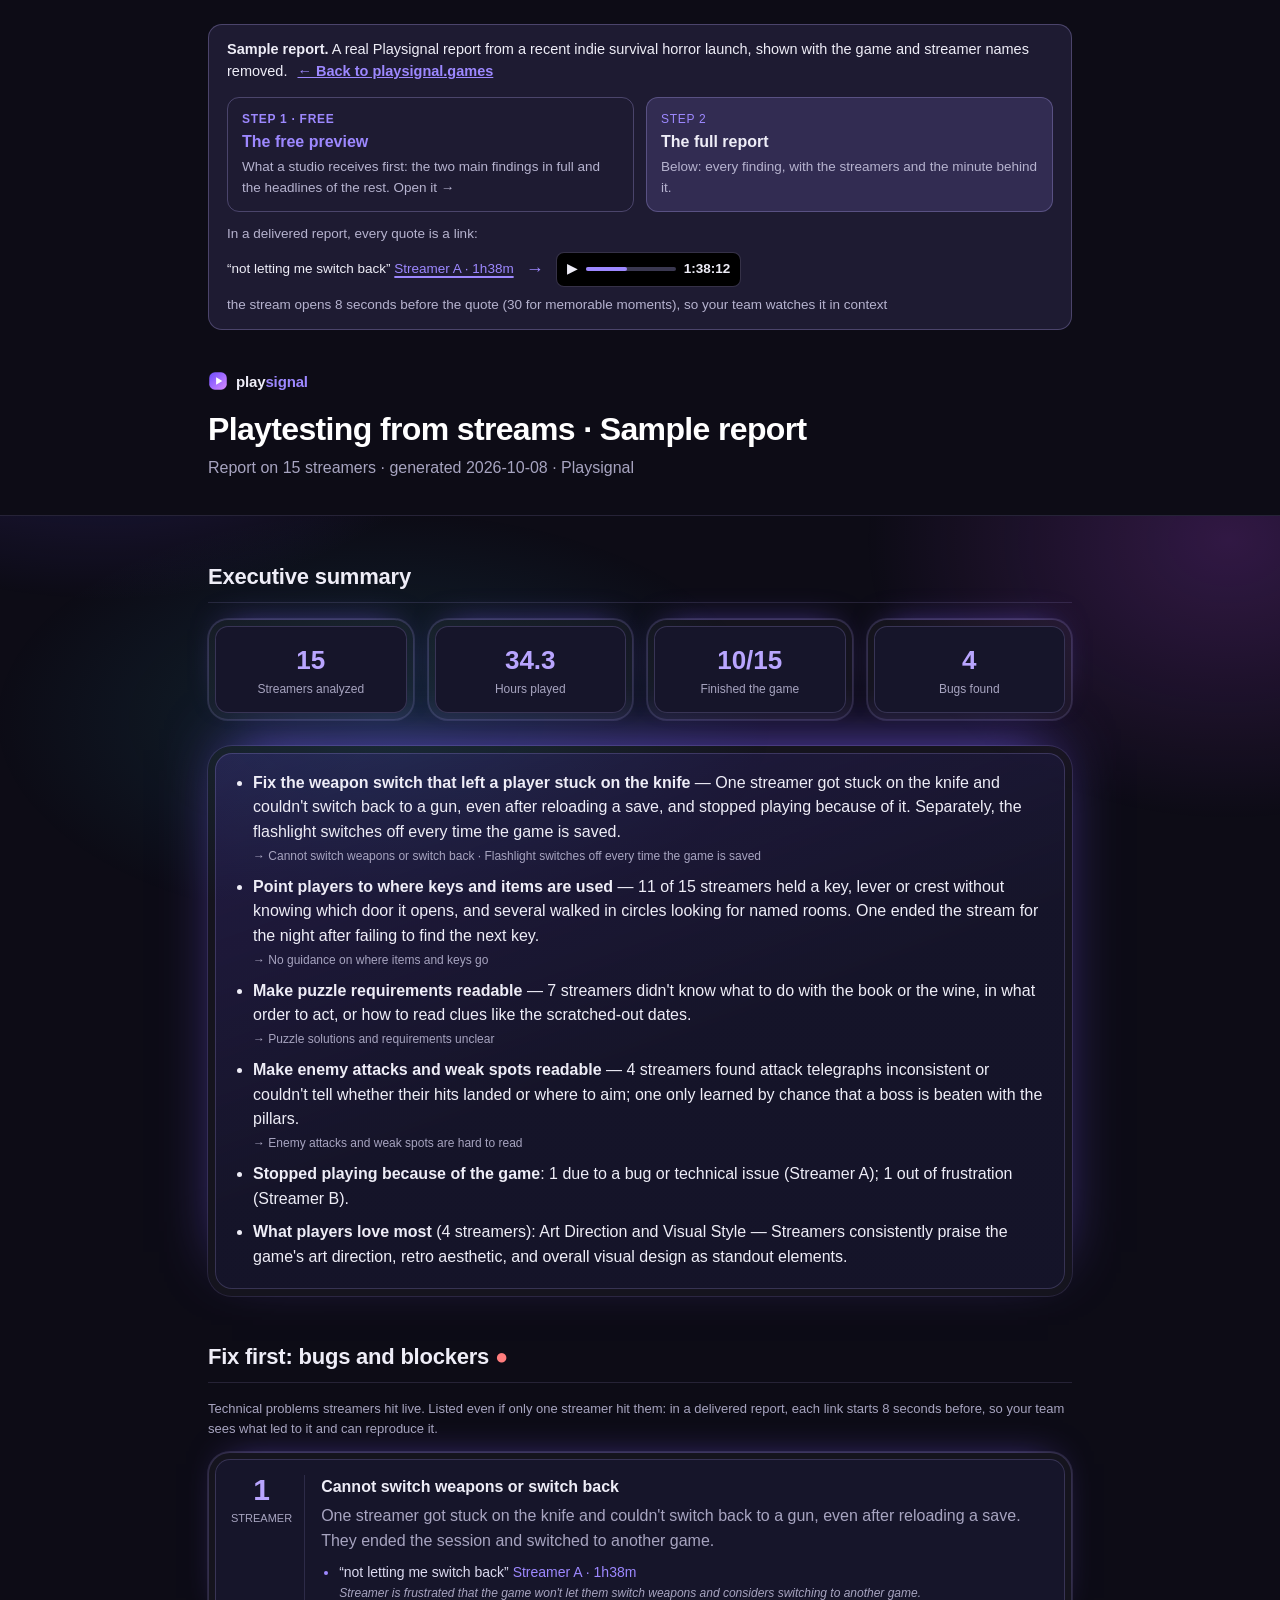
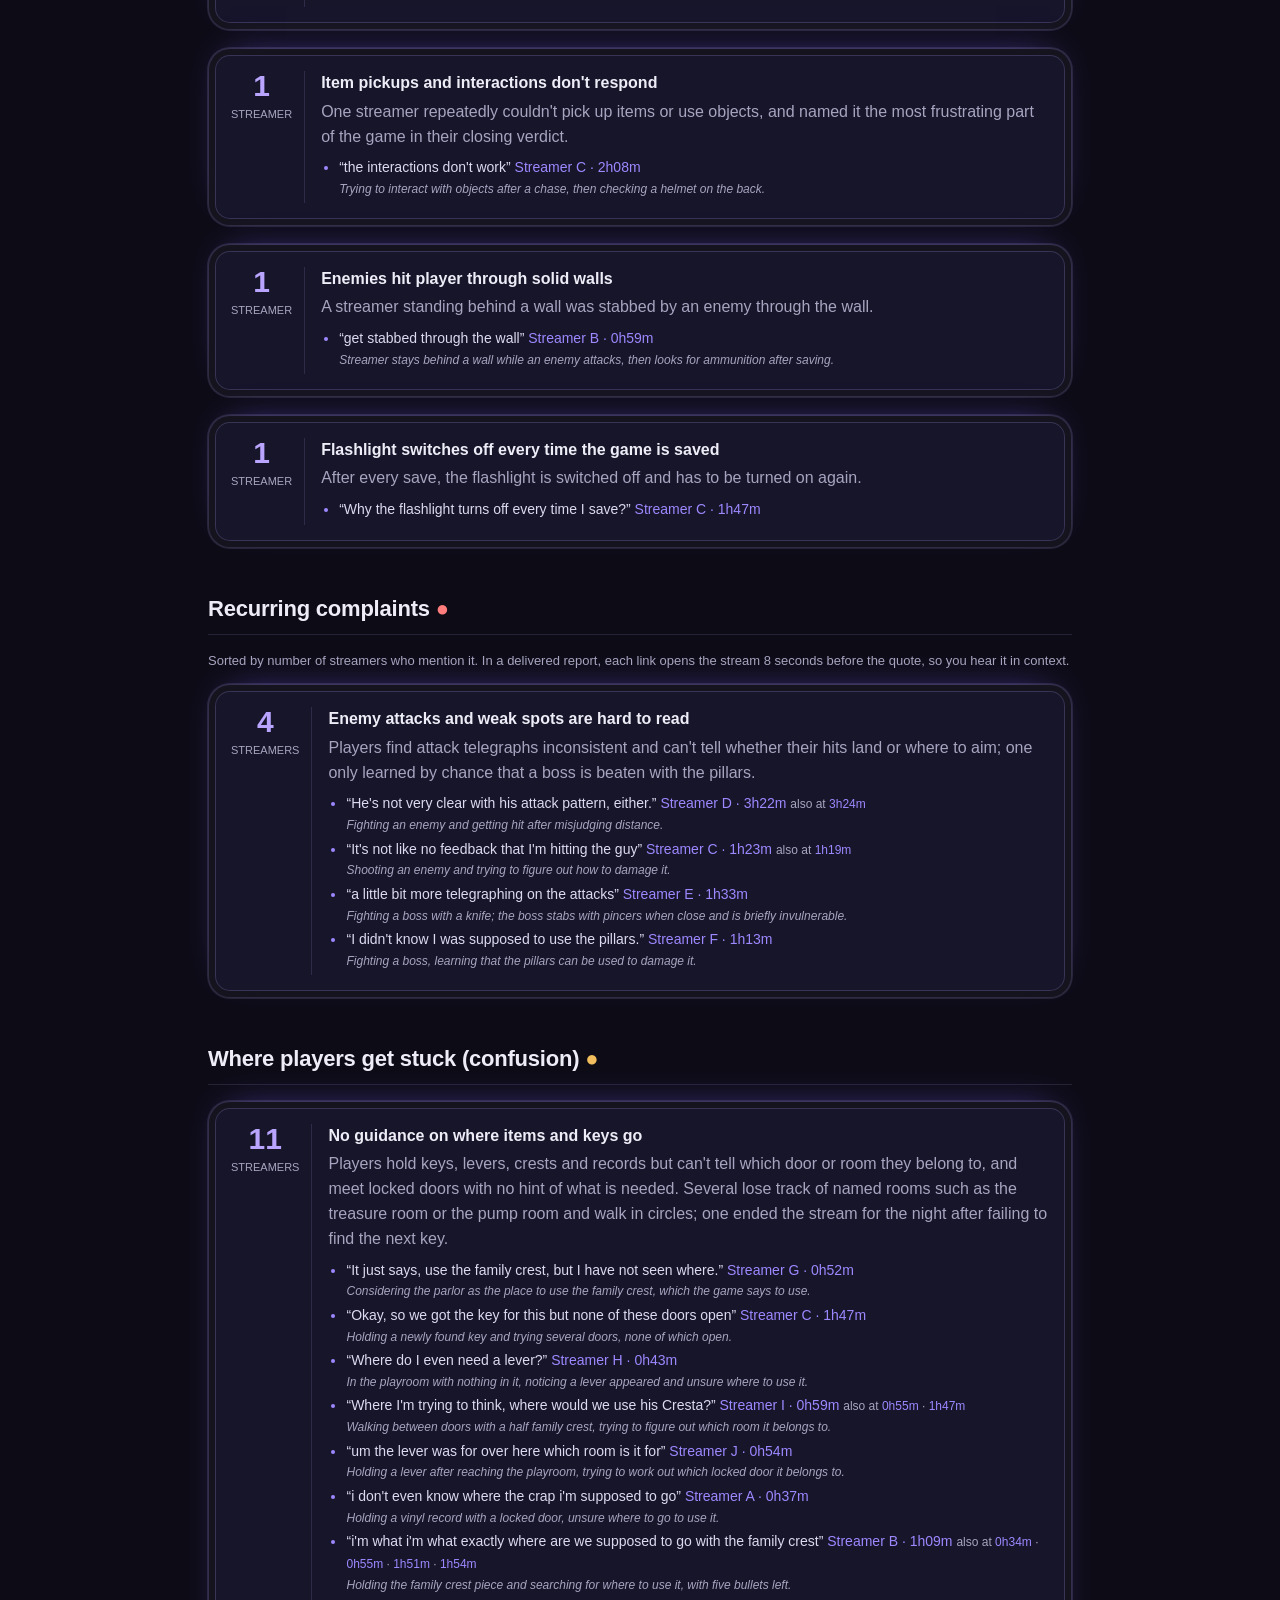
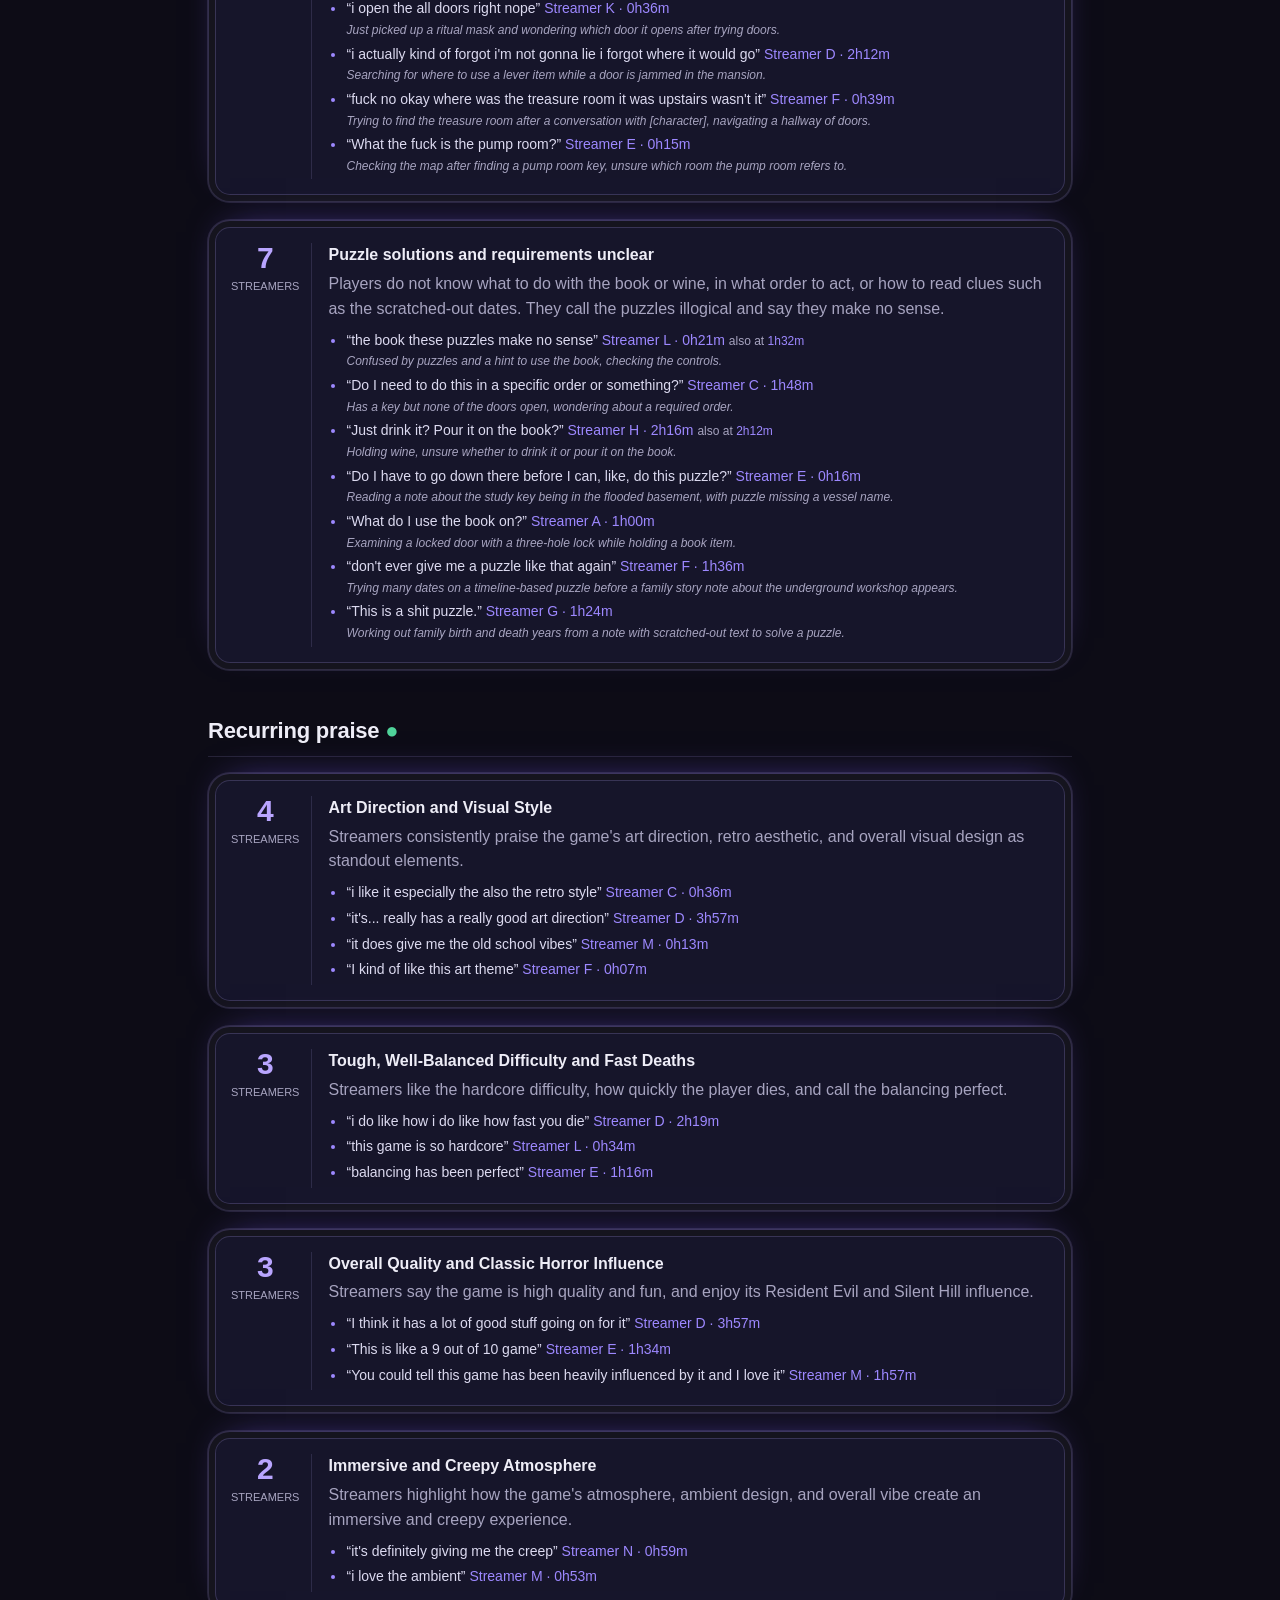
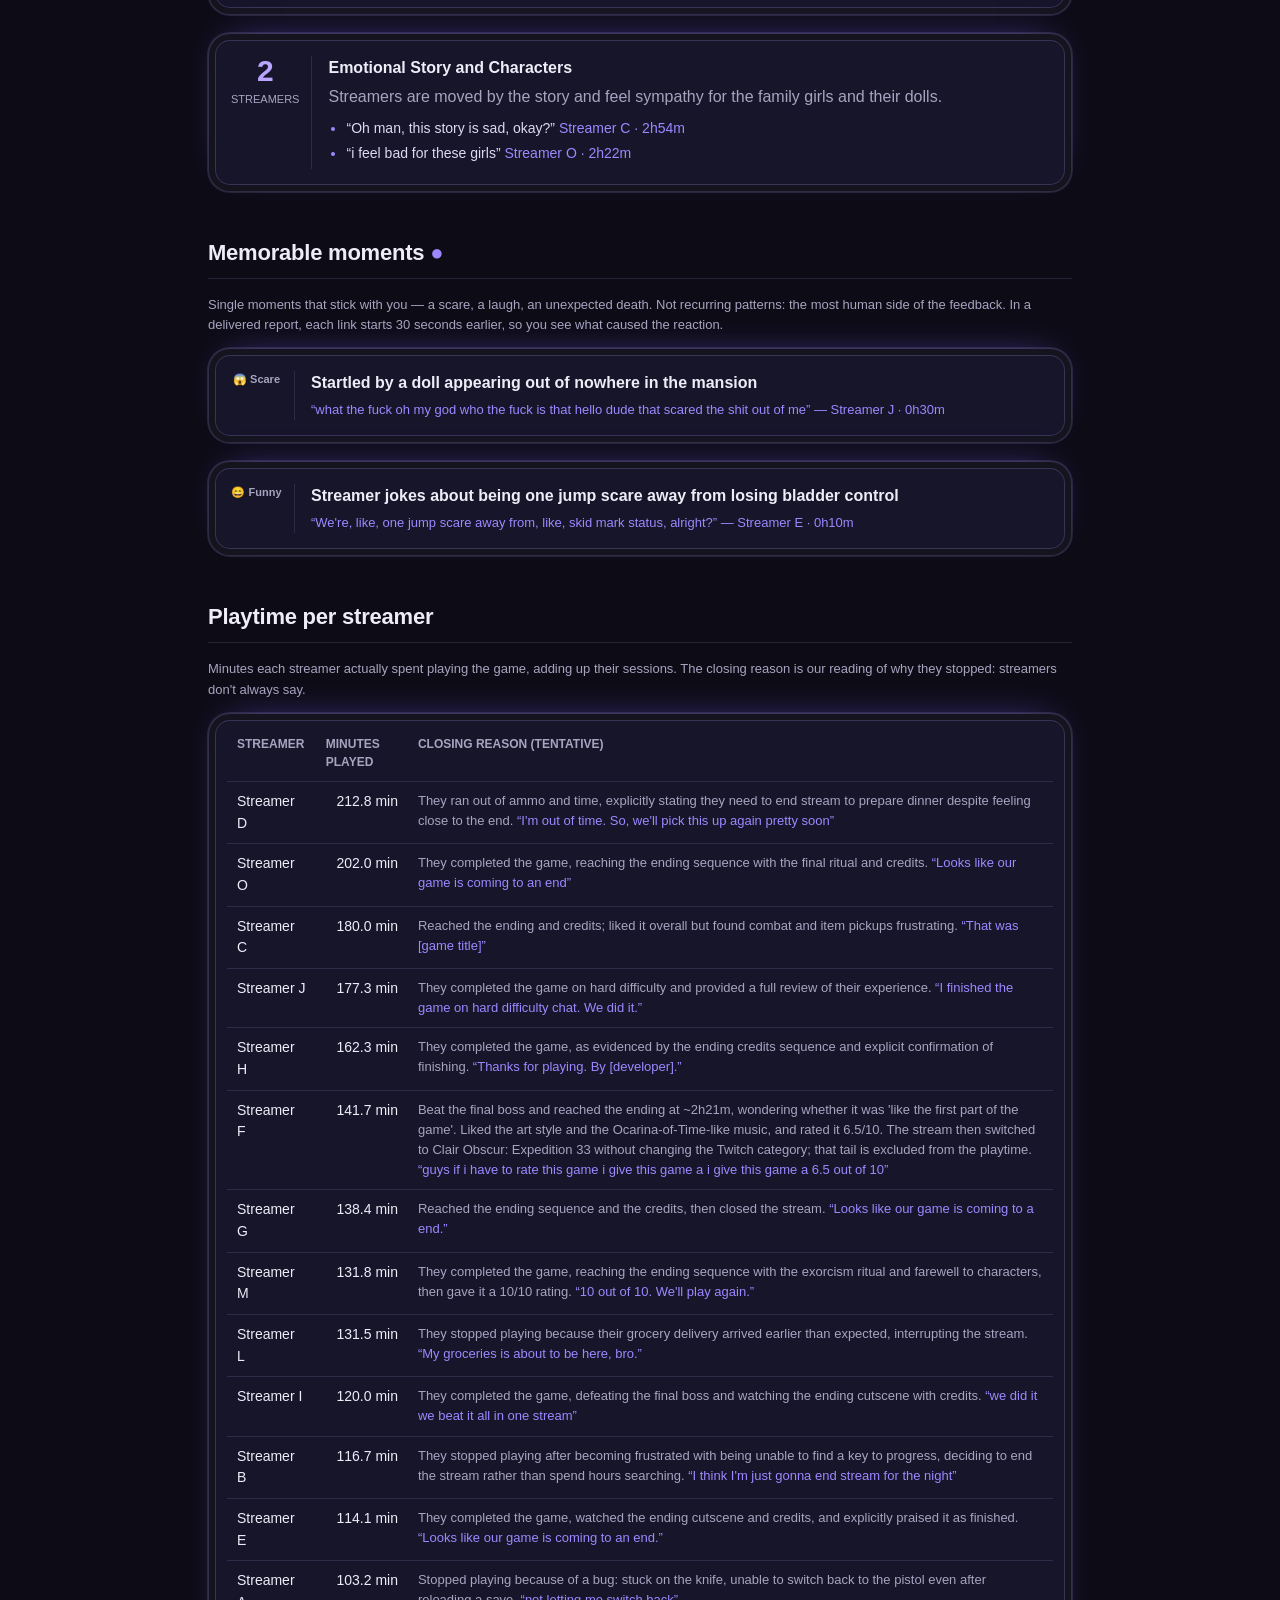
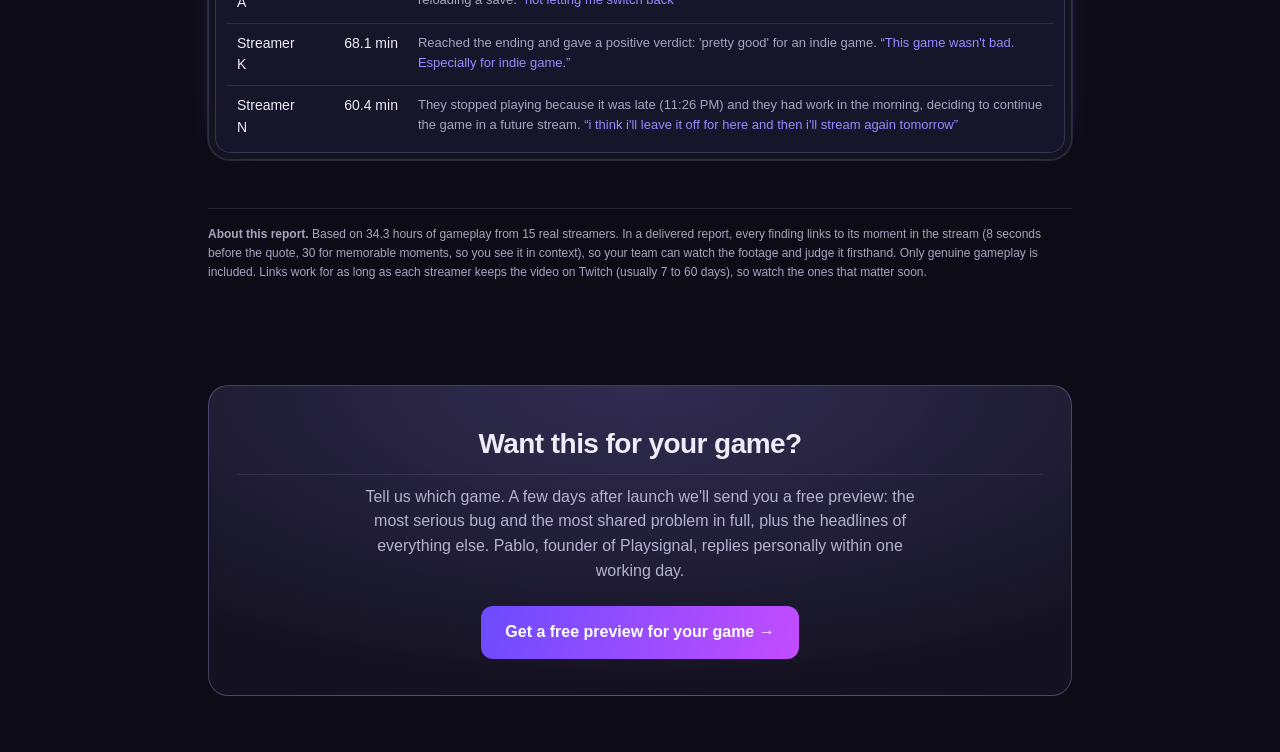
<file: sample/index.html>
<!DOCTYPE html>
<html lang="en">
<head>
<meta charset="utf-8">
<meta name="viewport" content="width=device-width, initial-scale=1">
<title>Sample report · Playsignal</title>
<link rel="canonical" href="https://playsignal.games/sample/">
<meta name="description" content="A real Playsignal playtest report from an indie survival horror launch, with the game and streamer names removed.">
<link rel="icon" href="../favicon.svg" type="image/svg+xml">
<meta property="og:title" content="Sample report · Playsignal">
<meta property="og:description" content="What 15 streamers loved, where they got stuck and what broke.">
<meta property="og:image" content="https://playsignal.games/og.png?v=2">
<meta name="twitter:card" content="summary_large_image">
<script>(function(){try{var u=new URL(location.href),r=u.searchParams.get('ref');if(r&&!u.searchParams.get('utm_campaign')){u.searchParams.set('utm_campaign',r);history.replaceState(null,'',u)}}catch(e){}})();</script>
<script data-goatcounter="https://playsignal.goatcounter.com/count" async src="https://gc.zgo.at/count.js"></script>
<style>
  /* Estilo de marca (playsignal.games): fondo oscuro, resplandor violeta y tarjetas con marco
     translúcido iluminado. Se imprime igual en el PDF (print-color-adjust: exact). */
  :root {
    --bg:#0d0c16; --fg:#eeedf7; --muted:#a7a4c0; --line:rgba(190,175,255,.14);
    --accent:#9d88ff; --accent-2:#d98cff; --accent-soft:rgba(157,136,255,.10); --card:#16152a;
    --complaint:#ff7d7d; --praise:#4fd39a; --confusion:#f2bd5c;
    --frame:7px solid rgba(255,255,255,.035);
    --ring:inset 0 0 0 1px rgba(190,175,255,.2), 0 0 0 1px rgba(190,175,255,.14);
  }
  * { box-sizing:border-box; -webkit-print-color-adjust:exact; print-color-adjust:exact; }
  html { background:var(--bg); }
  body { margin:0; background:var(--bg); color:var(--fg);
    font:16px/1.55 -apple-system,Segoe UI,Roboto,Helvetica,Arial,sans-serif; }
  .wrap { position:relative; z-index:1; max-width:920px; margin:0 auto; padding:0 28px 64px; }
  /* Resplandor de fondo detrás del contenido, como en la web. Fijo: en el PDF se repite en cada página. */
  body::before { content:""; position:fixed; inset:0; z-index:0; pointer-events:none;
    background:radial-gradient(600px 420px at 8% 34%, rgba(108,76,255,.30), rgba(108,76,255,0) 70%),
      radial-gradient(520px 400px at 96% 60%, rgba(196,76,255,.20), rgba(196,76,255,0) 70%),
      radial-gradient(560px 300px at 30% 80%, rgba(47,196,232,.13), rgba(47,196,232,0) 70%); }
  header.top { position:relative; z-index:2; background:var(--bg); color:#fff; padding:40px 20px 34px;
    margin-bottom:24px; border-bottom:1px solid var(--line); }
  header.top .wrap { padding-bottom:0; }
  .brand { display:flex; align-items:center; font-weight:800; font-size:15px; letter-spacing:-.01em;
    color:var(--fg); margin-bottom:18px; }
  .brand svg { width:20px; height:20px; margin-right:8px; display:block; }
  .brand span { color:var(--accent); }
  header.top h1 { margin:0 0 8px; font-size:32px; letter-spacing:-.02em; line-height:1.15; }
  header.top p { margin:0; color:var(--muted); }
  h2 { font-size:22px; letter-spacing:-.01em; margin:44px 0 16px; padding-bottom:8px; border-bottom:1px solid var(--line); }
  .tiles { display:grid; grid-template-columns:repeat(4,1fr); gap:14px; margin:0 0 26px; }
  .refs { display:block; font-size:12px; color:var(--muted); margin-top:2px; }
  .qctx { display:block; font-size:12px; color:var(--muted); font-style:italic; margin:1px 0 4px; }
  .spotc { display:none; }
  .takeaways li { margin-bottom:9px; }
  .tile { background:var(--card); border:var(--frame); background-clip:padding-box; border-radius:20px; padding:14px; text-align:center;
    box-shadow:var(--ring), 0 -10px 34px -20px rgba(124,92,255,.7); }
  .tile-num { font-size:26px; font-weight:800; color:#b9a5ff; }
  .tile-label { font-size:12px; color:var(--muted); }
  .takeaways { background:linear-gradient(160deg, rgba(124,92,255,.20), rgba(22,21,42,.95) 55%);
    border:var(--frame); background-clip:padding-box; border-radius:24px; padding:18px 20px 10px 38px; margin:0 0 8px;
    box-shadow:var(--ring), 0 -20px 60px -24px rgba(124,92,255,.8); }
  .card { display:flex; gap:16px; background:var(--card); border:var(--frame); background-clip:padding-box;
    border-radius:22px; padding:16px; margin:0 0 18px;
    box-shadow:var(--ring), 0 -10px 36px -22px rgba(124,92,255,.65); }
  .tablecard { background:var(--card); border:var(--frame); background-clip:padding-box; border-radius:22px;
    padding:6px 12px; box-shadow:var(--ring), 0 -10px 36px -22px rgba(124,92,255,.65); }
  .tablecard tr:last-child td { border-bottom:none; }
  .card-head { flex:0 0 64px; text-align:center; border-right:1px solid var(--line); padding-right:12px; }
  .count { font-size:30px; font-weight:800; display:block; line-height:1; color:#b9a5ff; }
  .count-label { font-size:11px; color:var(--muted); text-transform:uppercase; }
  .count-sub { display:block; margin-top:6px; font-size:11px; color:var(--muted); opacity:.8; }
  .card-body { flex:1; min-width:0; }
  .theme-title { margin:0 0 4px; font-weight:700; font-size:16px; }
  .mtype { font-size:11px; font-weight:600; color:var(--muted); text-transform:capitalize;
    line-height:1.5; }
  blockquote { margin:6px 0; font-size:15px; font-style:italic; color:#d9d6ee; }
  .note { margin:0 0 8px; color:var(--muted); }
  .conflict { margin:0 0 6px; padding:6px 10px; background:#3a1e1e; border-left:3px solid var(--complaint);
    border-radius:4px; font-size:13px; color:#f0b0b0; }
  ul.quotes { margin:0; padding-left:18px; }
  ul.quotes li { margin:4px 0; font-size:14px; color:#dcdaf0; }
  ul.quotes li::marker { color:var(--accent); }
  ul.quotes li a { color:var(--accent); text-decoration:none; white-space:nowrap; font-size:13px; }
  ul.quotes li a:hover { text-decoration:underline; }
  .also { font-size:12px; color:var(--muted); } .also a { font-size:12px; }
  img.thumb { display:block; width:200px; border-radius:6px; margin:5px 0 12px;
    border:1px solid var(--line); }
  .flagged { margin-top:8px; font-size:12px; color:var(--muted); } .flagged li { margin:2px 0; }
  .qwarn { display:block; font-size:12px; color:var(--confusion); margin-top:2px; }
  .weak { font-size:12px; color:var(--confusion); margin:2px 0 6px; }
  @media print { img.thumb { display:none !important; } .noprint { display:none !important; } }
  .evidence { margin:0; font-size:13px; }
  .evidence a, td a { color:var(--accent); text-decoration:none; }
  .evidence a:hover, td a:hover { text-decoration:underline; }
  table { width:100%; border-collapse:collapse; font-size:14px; }
  th, td { text-align:left; padding:9px 10px; border-bottom:1px solid var(--line); vertical-align:top; }
  th { font-size:12px; text-transform:uppercase; color:var(--muted); }
  td.num { text-align:right; white-space:nowrap; font-variant-numeric:tabular-nums; }
  .snippet { color:var(--muted); font-size:13px; }
  .snippet.chat { font-style:italic; }
  .empty { color:var(--muted); font-style:italic; }
  footer { margin-top:48px; padding-top:16px; border-top:1px solid var(--line);
    font-size:12px; color:var(--muted); }
  @media (max-width:640px) {
    .tiles { grid-template-columns:repeat(2,1fr); }
    .wrap { padding:0 16px 48px; }
    .card { padding:12px; gap:12px; }
    .card-head { flex-basis:48px; padding-right:8px; }
    /* La tabla de tiempo de juego se apila en móvil: una fila = un bloque (si no, se sale de la pantalla). */
    .tablecard table, .tablecard tbody, .tablecard tr, .tablecard td { display:block; width:auto; }
    .tablecard tr:first-child { display:none; }
    .tablecard tr { padding:10px 0; border-bottom:1px solid var(--line); }
    .tablecard tr:last-child { border-bottom:none; }
    .tablecard td { border:none; padding:2px 4px; text-align:left; }
    .tablecard td:first-child { font-weight:700; display:inline-block; }
    .tablecard td.num { display:inline-block; color:var(--muted); } }
  @page { size:A4; margin:12mm 0; background:var(--bg); }
  @media print {
    .card, .tile, .takeaways, tr { break-inside:avoid; }
    h2 { break-after:avoid; break-inside:avoid; }
    h2 + p { break-after:avoid; break-inside:avoid; }
    h2 + p + .card, h2 + .card { break-before:avoid; } }

.sample-top{position:relative;z-index:2;background:var(--bg);padding:24px 20px 0}
.sample-banner{max-width:864px;margin:0 auto;padding:14px 18px;border-radius:14px;
  background:rgba(157,136,255,.12);border:1px solid rgba(190,175,255,.28);color:#eeedf7;
  font-size:14.5px;line-height:1.5;position:relative;z-index:2}
.sample-banner a{display:inline-block;margin-left:6px;color:#9d88ff;font-weight:600}
span.ts{color:#9d88ff}
ul.quotes span.ts{white-space:nowrap}
.spotc{display:none}
.sample-steps{display:grid;grid-template-columns:1fr 1fr;gap:12px;margin:14px 0 4px}
.step-card{display:block;padding:12px 14px;border-radius:12px;border:1px solid rgba(190,175,255,.28);text-decoration:none;color:#eeedf7;margin:0!important}
.step-card.on{background:rgba(157,136,255,.16)}
a.step-card:hover{border-color:#9d88ff}
.step-card span{display:block;font-size:12px;letter-spacing:.06em;text-transform:uppercase;color:#9d88ff}
.step-card b{display:block;font-size:16px;margin:2px 0}
.step-card em{font-style:normal;color:#b6b3cf;font-size:13.5px}
.link-demo{display:flex;flex-wrap:wrap;align-items:center;gap:8px 12px;margin-top:12px;font-size:13.5px;color:#b6b3cf}
.ld-label{width:100%}
.ld-quote{color:#eeedf7}
.ld-quote u{color:#9d88ff;text-decoration-thickness:2px;text-underline-offset:3px}
.ld-arrow{color:#9d88ff;font-size:18px}
.ld-player{display:inline-flex;align-items:center;gap:8px;padding:6px 10px;border-radius:8px;background:#000;border:1px solid rgba(190,175,255,.28)}
.ld-player i{font-style:normal;color:#eeedf7}
.ld-bar{display:inline-block;width:90px;height:4px;border-radius:2px;background:#3a3850;position:relative}
.ld-fill{position:absolute;left:0;top:0;bottom:0;width:46%;border-radius:2px;background:#9d88ff}
.ld-player b{color:#eeedf7;font-weight:600}
.ld-note{width:100%}
@media (max-width:640px){.sample-steps{grid-template-columns:1fr}}
.cta-box .snippet a{color:#9d88ff}
.step-card,.step-card em{font-weight:400}
.step-card b{font-weight:700}
/* Misma cabecera en la vista previa y en el informe: al pasar de una página a otra no salta nada (19-oct). */
@media screen{header.top{padding:40px 20px 34px!important;margin-bottom:24px!important}
  header.top + .wrap > h2:first-child{margin-top:44px!important;margin-bottom:16px!important}}
.sample-cta{max-width:864px;margin:40px auto 56px;padding:36px 28px;border-radius:20px;text-align:center;position:relative;z-index:2;
  background:radial-gradient(120% 140% at 50% 0%,rgba(157,136,255,.22),transparent 70%),rgba(26,24,42,.6);
  border:1px solid rgba(190,175,255,.28);color:#eeedf7}
.sample-cta h2{margin:0 0 10px;font-size:28px;letter-spacing:-.02em}
.sample-cta p{margin:0 auto 22px;max-width:36em;color:#b6b3cf;font-size:16px;line-height:1.55}
.sample-cta-btn{display:inline-block;padding:14px 24px;border-radius:12px;font-weight:600;text-decoration:none;color:#fff;
  background:linear-gradient(110deg,#6c4cff,#c44cff)}
@media print{.sample-cta{display:none}}
</style>

</head>
<body>
<div class="sample-top"><div class="sample-banner">
  <b>Sample report.</b> A real Playsignal report from a recent indie survival horror launch, shown with
  the game and streamer names removed. <a href="../">← Back to playsignal.games</a>
  <div class="sample-steps">
    <a class="step-card" href="preview/"><span>Step 1 · free</span><b>The free preview</b>
      <em>What a studio receives first: the two main findings in full and the headlines of the rest. Open it →</em></a>
    <div class="step-card on"><span>Step 2</span><b>The full report</b>
      <em>Below: every finding, with the streamers and the minute behind it.</em></div>
  </div>

  <div class="link-demo">
    <span class="ld-label">In a delivered report, every quote is a link:</span>
    <span class="ld-quote">“not letting me switch back” <u>Streamer A · 1h38m</u></span>
    <span class="ld-arrow">→</span>
    <span class="ld-player"><i>▶</i><span class="ld-bar"><span class="ld-fill"></span></span><b>1:38:12</b></span>
    <span class="ld-note">the stream opens 8 seconds before the quote (30 for memorable moments), so your team watches it in context</span>
  </div>

</div></div>

<header class="top"><div class="wrap">
  <div class="brand"><svg viewBox="0 0 64 64" aria-hidden="true"><defs><linearGradient id="psg" x1="0" y1="0" x2="1" y2="1"><stop offset="0" stop-color="#6c4cff"/><stop offset="1" stop-color="#d98cff"/></linearGradient></defs><rect x="4" y="4" width="56" height="56" rx="18" fill="url(#psg)"/><path d="M26 20 L46 32 L26 44 Z" fill="#fff"/></svg>play<span>signal</span></div>
  <h1>Playtesting from streams · Sample report</h1>
  <p>Report on 15 streamers · generated 2026-10-08 · Playsignal</p>
</div></header>
<div class="wrap">

  <h2>Executive summary</h2>
  <div class="tiles"><div class="tile"><div class="tile-num">15</div><div class="tile-label">Streamers analyzed</div></div>
<div class="tile"><div class="tile-num">34.3</div><div class="tile-label">Hours played</div></div>
<div class="tile"><div class="tile-num">10/15</div><div class="tile-label">Finished the game</div></div>
<div class="tile"><div class="tile-num">4</div><div class="tile-label">Bugs found</div></div></div>
  <ul class="takeaways"><li><strong>Fix the weapon switch that left a player stuck on the knife</strong> — One streamer got stuck on the knife and couldn&#x27;t switch back to a gun, even after reloading a save, and stopped playing because of it. Separately, the flashlight switches off every time the game is saved. <span class="refs">→ Cannot switch weapons or switch back · Flashlight switches off every time the game is saved</span></li>
<li><strong>Point players to where keys and items are used</strong> — 11 of 15 streamers held a key, lever or crest without knowing which door it opens, and several walked in circles looking for named rooms. One ended the stream for the night after failing to find the next key. <span class="refs">→ No guidance on where items and keys go</span></li>
<li><strong>Make puzzle requirements readable</strong> — 7 streamers didn&#x27;t know what to do with the book or the wine, in what order to act, or how to read clues like the scratched-out dates. <span class="refs">→ Puzzle solutions and requirements unclear</span></li>
<li><strong>Make enemy attacks and weak spots readable</strong> — 4 streamers found attack telegraphs inconsistent or couldn&#x27;t tell whether their hits landed or where to aim; one only learned by chance that a boss is beaten with the pillars. <span class="refs">→ Enemy attacks and weak spots are hard to read</span></li>
<li><strong>Stopped playing because of the game</strong>: 1 due to a bug or technical issue (Streamer A); 1 out of frustration (Streamer B).</li>
<li><strong>What players love most</strong> (4 streamers): Art Direction and Visual Style — Streamers consistently praise the game&#x27;s art direction, retro aesthetic, and overall visual design as standout elements.</li></ul>

  <h2>Fix first: bugs and blockers <span style="color:var(--complaint)">●</span></h2>
<p class="snippet">Technical problems streamers hit live. Listed even if only one streamer hit them: in a delivered report, each link starts 8 seconds before, so your team sees what led to it and can reproduce it.</p>

        <div class="card">
          <div class="card-head">
            <span class="count">1</span>
            <span class="count-label">streamer</span>
            
          </div>
          <div class="card-body">
            <p class="theme-title">Cannot switch weapons or switch back</p>
            
            
            <p class="note">One streamer got stuck on the knife and couldn&#x27;t switch back to a gun, even after reloading a save. They ended the session and switched to another game.</p>
            
            <ul class="quotes"><li>“not letting me switch back” <span class="ts">Streamer A · 1h38m</span><span class="qctx">Streamer is frustrated that the game won&#x27;t let them switch weapons and considers switching to another game.</span></li></ul>
            
          </div>
        </div>

        <div class="card">
          <div class="card-head">
            <span class="count">1</span>
            <span class="count-label">streamer</span>
            
          </div>
          <div class="card-body">
            <p class="theme-title">Item pickups and interactions don&#x27;t respond</p>
            
            
            <p class="note">One streamer repeatedly couldn&#x27;t pick up items or use objects, and named it the most frustrating part of the game in their closing verdict.</p>
            
            <ul class="quotes"><li>“the interactions don&#x27;t work” <span class="ts">Streamer C · 2h08m</span><span class="qctx">Trying to interact with objects after a chase, then checking a helmet on the back.</span></li></ul>
            
          </div>
        </div>

        <div class="card">
          <div class="card-head">
            <span class="count">1</span>
            <span class="count-label">streamer</span>
            
          </div>
          <div class="card-body">
            <p class="theme-title">Enemies hit player through solid walls</p>
            
            
            <p class="note">A streamer standing behind a wall was stabbed by an enemy through the wall.</p>
            
            <ul class="quotes"><li>“get stabbed through the wall” <span class="ts">Streamer B · 0h59m</span><span class="qctx">Streamer stays behind a wall while an enemy attacks, then looks for ammunition after saving.</span></li></ul>
            
          </div>
        </div>

        <div class="card">
          <div class="card-head">
            <span class="count">1</span>
            <span class="count-label">streamer</span>
            
          </div>
          <div class="card-body">
            <p class="theme-title">Flashlight switches off every time the game is saved</p>
            
            
            <p class="note">After every save, the flashlight is switched off and has to be turned on again.</p>
            
            <ul class="quotes"><li>“Why the flashlight turns off every time I save?” <span class="ts">Streamer C · 1h47m</span></li></ul>
            
          </div>
        </div>

  

  <h2>Recurring complaints <span style="color:var(--complaint)">●</span></h2>
<p class="snippet">Sorted by number of streamers who mention it. In a delivered report, each link opens the stream 8 seconds before the quote, so you hear it in context.</p>

        <div class="card">
          <div class="card-head">
            <span class="count">4</span>
            <span class="count-label">streamers</span>
            
          </div>
          <div class="card-body">
            <p class="theme-title">Enemy attacks and weak spots are hard to read</p>
            
            
            <p class="note">Players find attack telegraphs inconsistent and can&#x27;t tell whether their hits land or where to aim; one only learned by chance that a boss is beaten with the pillars.</p>
            
            <ul class="quotes"><li>“He&#x27;s not very clear with his attack pattern, either.” <span class="ts">Streamer D · 3h22m</span> <span class="also">also at <span class="ts">3h24m</span></span><span class="qctx">Fighting an enemy and getting hit after misjudging distance.</span></li>
<li>“It&#x27;s not like no feedback that I&#x27;m hitting the guy” <span class="ts">Streamer C · 1h23m</span> <span class="also">also at <span class="ts">1h19m</span></span><span class="qctx">Shooting an enemy and trying to figure out how to damage it.</span></li>
<li>“a little bit more telegraphing on the attacks” <span class="ts">Streamer E · 1h33m</span><span class="qctx">Fighting a boss with a knife; the boss stabs with pincers when close and is briefly invulnerable.</span></li>
<li>“I didn&#x27;t know I was supposed to use the pillars.” <span class="ts">Streamer F · 1h13m</span><span class="qctx">Fighting a boss, learning that the pillars can be used to damage it.</span></li></ul>
            
          </div>
        </div>

  <h2>Where players get stuck (confusion) <span style="color:var(--confusion)">●</span></h2>


        <div class="card">
          <div class="card-head">
            <span class="count">11</span>
            <span class="count-label">streamers</span>
            
          </div>
          <div class="card-body">
            <p class="theme-title">No guidance on where items and keys go</p>
            
            
            <p class="note">Players hold keys, levers, crests and records but can&#x27;t tell which door or room they belong to, and meet locked doors with no hint of what is needed. Several lose track of named rooms such as the treasure room or the pump room and walk in circles; one ended the stream for the night after failing to find the next key.</p>
            
            <ul class="quotes"><li>“It just says, use the family crest, but I have not seen where.” <span class="ts">Streamer G · 0h52m</span><span class="qctx">Considering the parlor as the place to use the family crest, which the game says to use.</span></li>
<li>“Okay, so we got the key for this but none of these doors open” <span class="ts">Streamer C · 1h47m</span><span class="qctx">Holding a newly found key and trying several doors, none of which open.</span></li>
<li>“Where do I even need a lever?” <span class="ts">Streamer H · 0h43m</span><span class="qctx">In the playroom with nothing in it, noticing a lever appeared and unsure where to use it.</span></li>
<li>“Where I&#x27;m trying to think, where would we use his Cresta?” <span class="ts">Streamer I · 0h59m</span> <span class="also">also at <span class="ts">0h55m</span> · <span class="ts">1h47m</span></span><span class="qctx">Walking between doors with a half family crest, trying to figure out which room it belongs to.</span></li>
<li>“um the lever was for over here which room is it for” <span class="ts">Streamer J · 0h54m</span><span class="qctx">Holding a lever after reaching the playroom, trying to work out which locked door it belongs to.</span></li>
<li>“i don&#x27;t even know where the crap i&#x27;m supposed to go” <span class="ts">Streamer A · 0h37m</span><span class="qctx">Holding a vinyl record with a locked door, unsure where to go to use it.</span></li>
<li>“i&#x27;m what i&#x27;m what exactly where are we supposed to go with the family crest” <span class="ts">Streamer B · 1h09m</span> <span class="also">also at <span class="ts">0h34m</span> · <span class="ts">0h55m</span> · <span class="ts">1h51m</span> · <span class="ts">1h54m</span></span><span class="qctx">Holding the family crest piece and searching for where to use it, with five bullets left.</span></li>
<li>“i open the all doors right nope” <span class="ts">Streamer K · 0h36m</span><span class="qctx">Just picked up a ritual mask and wondering which door it opens after trying doors.</span></li>
<li>“i actually kind of forgot i&#x27;m not gonna lie i forgot where it would go” <span class="ts">Streamer D · 2h12m</span><span class="qctx">Searching for where to use a lever item while a door is jammed in the mansion.</span></li>
<li>“fuck no okay where was the treasure room it was upstairs wasn&#x27;t it” <span class="ts">Streamer F · 0h39m</span><span class="qctx">Trying to find the treasure room after a conversation with [character], navigating a hallway of doors.</span></li>
<li>“What the fuck is the pump room?” <span class="ts">Streamer E · 0h15m</span><span class="qctx">Checking the map after finding a pump room key, unsure which room the pump room refers to.</span></li></ul>
            
          </div>
        </div>

        <div class="card">
          <div class="card-head">
            <span class="count">7</span>
            <span class="count-label">streamers</span>
            
          </div>
          <div class="card-body">
            <p class="theme-title">Puzzle solutions and requirements unclear</p>
            
            
            <p class="note">Players do not know what to do with the book or wine, in what order to act, or how to read clues such as the scratched-out dates. They call the puzzles illogical and say they make no sense.</p>
            
            <ul class="quotes"><li>“the book these puzzles make no sense” <span class="ts">Streamer L · 0h21m</span> <span class="also">also at <span class="ts">1h32m</span></span><span class="qctx">Confused by puzzles and a hint to use the book, checking the controls.</span></li>
<li>“Do I need to do this in a specific order or something?” <span class="ts">Streamer C · 1h48m</span><span class="qctx">Has a key but none of the doors open, wondering about a required order.</span></li>
<li>“Just drink it? Pour it on the book?” <span class="ts">Streamer H · 2h16m</span> <span class="also">also at <span class="ts">2h12m</span></span><span class="qctx">Holding wine, unsure whether to drink it or pour it on the book.</span></li>
<li>“Do I have to go down there before I can, like, do this puzzle?” <span class="ts">Streamer E · 0h16m</span><span class="qctx">Reading a note about the study key being in the flooded basement, with puzzle missing a vessel name.</span></li>
<li>“What do I use the book on?” <span class="ts">Streamer A · 1h00m</span><span class="qctx">Examining a locked door with a three-hole lock while holding a book item.</span></li>
<li>“don&#x27;t ever give me a puzzle like that again” <span class="ts">Streamer F · 1h36m</span><span class="qctx">Trying many dates on a timeline-based puzzle before a family story note about the underground workshop appears.</span></li>
<li>“This is a shit puzzle.” <span class="ts">Streamer G · 1h24m</span><span class="qctx">Working out family birth and death years from a note with scratched-out text to solve a puzzle.</span></li></ul>
            
          </div>
        </div>

  

  

  <h2>Recurring praise <span style="color:var(--praise)">●</span></h2>


        <div class="card">
          <div class="card-head">
            <span class="count">4</span>
            <span class="count-label">streamers</span>
            
          </div>
          <div class="card-body">
            <p class="theme-title">Art Direction and Visual Style</p>
            
            
            <p class="note">Streamers consistently praise the game&#x27;s art direction, retro aesthetic, and overall visual design as standout elements.</p>
            
            <ul class="quotes"><li>“i like it especially the also the retro style” <span class="ts">Streamer C · 0h36m</span></li>
<li>“it&#x27;s... really has a really good art direction” <span class="ts">Streamer D · 3h57m</span></li>
<li>“it does give me the old school vibes” <span class="ts">Streamer M · 0h13m</span></li>
<li>“I kind of like this art theme” <span class="ts">Streamer F · 0h07m</span></li></ul>
            
          </div>
        </div>

        <div class="card">
          <div class="card-head">
            <span class="count">3</span>
            <span class="count-label">streamers</span>
            
          </div>
          <div class="card-body">
            <p class="theme-title">Tough, Well-Balanced Difficulty and Fast Deaths</p>
            
            
            <p class="note">Streamers like the hardcore difficulty, how quickly the player dies, and call the balancing perfect.</p>
            
            <ul class="quotes"><li>“i do like how i do like how fast you die” <span class="ts">Streamer D · 2h19m</span></li>
<li>“this game is so hardcore” <span class="ts">Streamer L · 0h34m</span></li>
<li>“balancing has been perfect” <span class="ts">Streamer E · 1h16m</span></li></ul>
            
          </div>
        </div>

        <div class="card">
          <div class="card-head">
            <span class="count">3</span>
            <span class="count-label">streamers</span>
            
          </div>
          <div class="card-body">
            <p class="theme-title">Overall Quality and Classic Horror Influence</p>
            
            
            <p class="note">Streamers say the game is high quality and fun, and enjoy its Resident Evil and Silent Hill influence.</p>
            
            <ul class="quotes"><li>“I think it has a lot of good stuff going on for it” <span class="ts">Streamer D · 3h57m</span></li>
<li>“This is like a 9 out of 10 game” <span class="ts">Streamer E · 1h34m</span></li>
<li>“You could tell this game has been heavily influenced by it and I love it” <span class="ts">Streamer M · 1h57m</span></li></ul>
            
          </div>
        </div>

        <div class="card">
          <div class="card-head">
            <span class="count">2</span>
            <span class="count-label">streamers</span>
            
          </div>
          <div class="card-body">
            <p class="theme-title">Immersive and Creepy Atmosphere</p>
            
            
            <p class="note">Streamers highlight how the game&#x27;s atmosphere, ambient design, and overall vibe create an immersive and creepy experience.</p>
            
            <ul class="quotes"><li>“it&#x27;s definitely giving me the creep” <span class="ts">Streamer N · 0h59m</span></li>
<li>“i love the ambient” <span class="ts">Streamer M · 0h53m</span></li></ul>
            
          </div>
        </div>

        <div class="card">
          <div class="card-head">
            <span class="count">2</span>
            <span class="count-label">streamers</span>
            
          </div>
          <div class="card-body">
            <p class="theme-title">Emotional Story and Characters</p>
            
            
            <p class="note">Streamers are moved by the story and feel sympathy for the family girls and their dolls.</p>
            
            <ul class="quotes"><li>“Oh man, this story is sad, okay?” <span class="ts">Streamer C · 2h54m</span></li>
<li>“i feel bad for these girls” <span class="ts">Streamer O · 2h22m</span></li></ul>
            
          </div>
        </div>

  <h2>Memorable moments <span style="color:var(--accent)">●</span></h2>
<p class="snippet">Single moments that stick with you — a scare, a laugh, an unexpected death. Not recurring patterns: the most human side of the feedback. In a delivered report, each link starts 30 seconds earlier, so you see what caused the reaction.</p>

        <div class="card">
          <div class="card-head"><div class="mtype">😱 scare</div></div>
          <div class="card-body">
            <p class="theme-title">Startled by a doll appearing out of nowhere in the mansion</p>
            
            <p class="evidence"><span class="ts">“what the fuck oh my god who the fuck is that hello dude that scared the shit out of me” — Streamer J · 0h30m</span></p>
          </div>
        </div>

        <div class="card">
          <div class="card-head"><div class="mtype">😄 funny</div></div>
          <div class="card-body">
            <p class="theme-title">Streamer jokes about being one jump scare away from losing bladder control</p>
            
            <p class="evidence"><span class="ts">“We&#x27;re, like, one jump scare away from, like, skid mark status, alright?” — Streamer E · 0h10m</span></p>
          </div>
        </div>

  <h2>Playtime per streamer</h2>
  <p class="snippet">Minutes each streamer actually spent playing the game, adding up their sessions. The closing reason is our reading of why they stopped: streamers don't always say.</p>
  <div class="tablecard"><table>
    <tr><th>Streamer</th><th>Minutes played</th><th>Closing reason (tentative)</th></tr>
    
        <tr>
          <td>Streamer D</td>
          <td class="num">212.8 min</td>
          <td class="snippet">They ran out of ammo and time, explicitly stating they need to end stream to prepare dinner despite feeling close to the end. <span class="ts">“I&#x27;m out of time. So, we&#x27;ll pick this up again pretty soon”</span></td>
        </tr>

        <tr>
          <td>Streamer O</td>
          <td class="num">202.0 min</td>
          <td class="snippet">They completed the game, reaching the ending sequence with the final ritual and credits. <span class="ts">“Looks like our game is coming to an end”</span></td>
        </tr>

        <tr>
          <td>Streamer C</td>
          <td class="num">180.0 min</td>
          <td class="snippet">Reached the ending and credits; liked it overall but found combat and item pickups frustrating. <span class="ts">“That was [game title]”</span></td>
        </tr>

        <tr>
          <td>Streamer J</td>
          <td class="num">177.3 min</td>
          <td class="snippet">They completed the game on hard difficulty and provided a full review of their experience. <span class="ts">“I finished the game on hard difficulty chat. We did it.”</span></td>
        </tr>

        <tr>
          <td>Streamer H</td>
          <td class="num">162.3 min</td>
          <td class="snippet">They completed the game, as evidenced by the ending credits sequence and explicit confirmation of finishing. <span class="ts">“Thanks for playing. By [developer].”</span></td>
        </tr>

        <tr>
          <td>Streamer F</td>
          <td class="num">141.7 min</td>
          <td class="snippet">Beat the final boss and reached the ending at ~2h21m, wondering whether it was &#x27;like the first part of the game&#x27;. Liked the art style and the Ocarina-of-Time-like music, and rated it 6.5/10. The stream then switched to Clair Obscur: Expedition 33 without changing the Twitch category; that tail is excluded from the playtime. <span class="ts">“guys if i have to rate this game i give this game a i give this game a 6.5 out of 10”</span></td>
        </tr>

        <tr>
          <td>Streamer G</td>
          <td class="num">138.4 min</td>
          <td class="snippet">Reached the ending sequence and the credits, then closed the stream. <span class="ts">“Looks like our game is coming to a end.”</span></td>
        </tr>

        <tr>
          <td>Streamer M</td>
          <td class="num">131.8 min</td>
          <td class="snippet">They completed the game, reaching the ending sequence with the exorcism ritual and farewell to characters, then gave it a 10/10 rating. <span class="ts">“10 out of 10. We&#x27;ll play again.”</span></td>
        </tr>

        <tr>
          <td>Streamer L</td>
          <td class="num">131.5 min</td>
          <td class="snippet">They stopped playing because their grocery delivery arrived earlier than expected, interrupting the stream. <span class="ts">“My groceries is about to be here, bro.”</span></td>
        </tr>

        <tr>
          <td>Streamer I</td>
          <td class="num">120.0 min</td>
          <td class="snippet">They completed the game, defeating the final boss and watching the ending cutscene with credits. <span class="ts">“we did it we beat it all in one stream”</span></td>
        </tr>

        <tr>
          <td>Streamer B</td>
          <td class="num">116.7 min</td>
          <td class="snippet">They stopped playing after becoming frustrated with being unable to find a key to progress, deciding to end the stream rather than spend hours searching. <span class="ts">“I think I&#x27;m just gonna end stream for the night”</span></td>
        </tr>

        <tr>
          <td>Streamer E</td>
          <td class="num">114.1 min</td>
          <td class="snippet">They completed the game, watched the ending cutscene and credits, and explicitly praised it as finished. <span class="ts">“Looks like our game is coming to an end.”</span></td>
        </tr>

        <tr>
          <td>Streamer A</td>
          <td class="num">103.2 min</td>
          <td class="snippet">Stopped playing because of a bug: stuck on the knife, unable to switch back to the pistol even after reloading a save. <span class="ts">“not letting me switch back”</span></td>
        </tr>

        <tr>
          <td>Streamer K</td>
          <td class="num">68.1 min</td>
          <td class="snippet">Reached the ending and gave a positive verdict: &#x27;pretty good&#x27; for an indie game. <span class="ts">“This game wasn&#x27;t bad. Especially for indie game.”</span></td>
        </tr>

        <tr>
          <td>Streamer N</td>
          <td class="num">60.4 min</td>
          <td class="snippet">They stopped playing because it was late (11:26 PM) and they had work in the morning, deciding to continue the game in a future stream. <span class="ts">“i think i&#x27;ll leave it off for here and then i&#x27;ll stream again tomorrow”</span></td>
        </tr>
  </table></div>

  <footer>
    <strong>About this report.</strong> Based on 34.3 hours of gameplay from 15 real streamers. In a delivered report, every finding links to its moment in the stream (8 seconds before the quote, 30 for memorable moments, so you see it in context), so your team can watch the footage and judge it firsthand. Only genuine gameplay is included. Links work for as long as each streamer keeps the video on Twitch (usually 7 to 60 days), so watch the ones that matter soon.
  </footer>
</div>

<div class="sample-cta">
  <h2>Want this for your game?</h2>
  <p>Tell us which game. A few days after launch we'll send you a free preview: the most serious bug and the most shared
  problem in full, plus the headlines of everything else. Pablo, founder of Playsignal, replies personally within one working day.</p>
  <a class="sample-cta-btn" href="../#contact">Get a free preview for your game →</a>
</div>
</body>
</html>
</file>
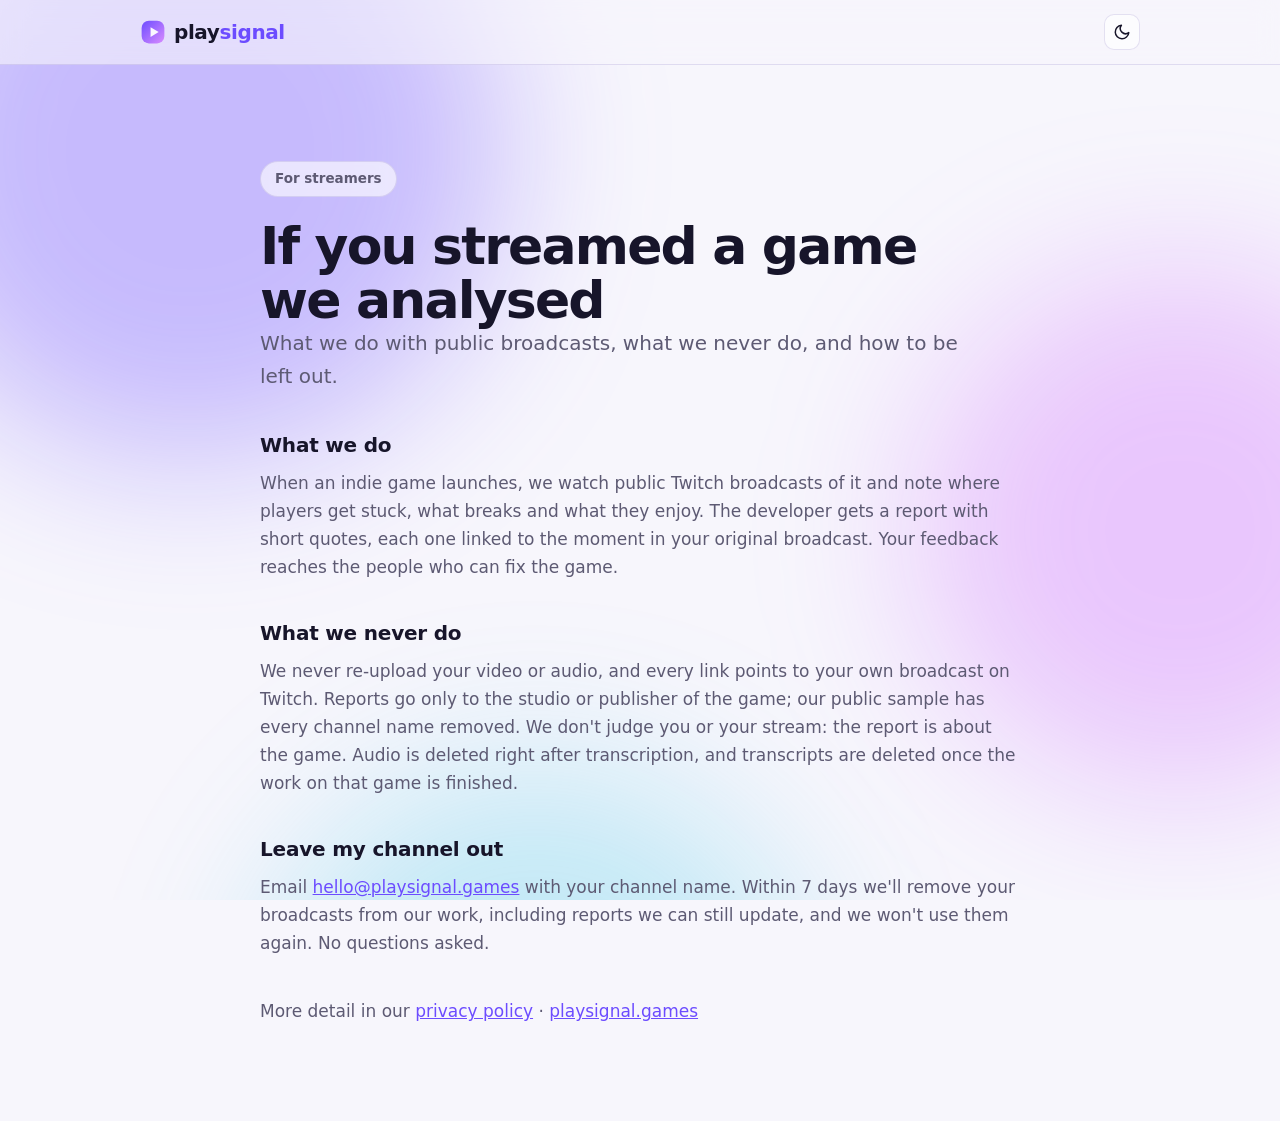
<file: streamers/index.html>
<!doctype html>
<html lang="en">
<head>
  <meta charset="utf-8">
  <meta name="viewport" content="width=device-width, initial-scale=1">
  <title>For streamers · Playsignal</title>
  <meta name="description" content="How Playsignal uses public Twitch broadcasts, what we never do, and how to have your channel left out.">
  <link rel="canonical" href="https://playsignal.games/streamers/">
  <link rel="icon" href="/favicon.svg" type="image/svg+xml">
  <script src="/theme.js?v=1"></script>
  <link rel="stylesheet" href="/style.css?v=10">
  <script data-goatcounter="https://playsignal.goatcounter.com/count" async src="https://gc.zgo.at/count.js"></script>
</head>
<body>
  <div class="aurora" aria-hidden="true"><div class="blob a"></div><div class="blob b"></div><div class="blob c"></div></div>
  <header class="top">
    <div class="wrap"><a class="logo" href="/"><img class="mark" src="/favicon.svg" alt="Playsignal logo">play<span>signal</span></a><nav><button class="theme-toggle" type="button" aria-label="Switch light or dark theme" title="Switch theme"><svg class="moon" viewBox="0 0 24 24" fill="none" stroke="currentColor" stroke-width="2" stroke-linecap="round" stroke-linejoin="round"><path d="M21 12.8A9 9 0 1 1 11.2 3a7 7 0 0 0 9.8 9.8z"/></svg><svg class="sun" viewBox="0 0 24 24" fill="none" stroke="currentColor" stroke-width="2" stroke-linecap="round" stroke-linejoin="round"><circle cx="12" cy="12" r="4.5"/><path d="M12 2v2M12 20v2M4.9 4.9l1.4 1.4M17.7 17.7l1.4 1.4M2 12h2M20 12h2M4.9 19.1l1.4-1.4M17.7 6.3l1.4-1.4"/></svg></button></nav></div>
  </header>
  <main>
    <div class="wrap hero legal">
      <span class="badge">For streamers</span>
      <h1>If you streamed a game we analysed</h1>
      <p class="lead">What we do with public broadcasts, what we never do, and how to be left out.</p>

      <h2>What we do</h2>
      <p>When an indie game launches, we watch public Twitch broadcasts of it and note where players get stuck, what
      breaks and what they enjoy. The developer gets a report with short quotes, each one linked to the moment in
      your original broadcast. Your feedback reaches the people who can fix the game.</p>

      <h2>What we never do</h2>
      <p>We never re-upload your video or audio, and every link points to your own broadcast on Twitch. Reports go
      only to the studio or publisher of the game; our public sample has every channel name removed. We don't
      judge you or your stream: the report is about the game. Audio is deleted right after transcription, and
      transcripts are deleted once the work on that game is finished.</p>

      <h2>Leave my channel out</h2>
      <p>Email <a href="mailto:hello@playsignal.games?subject=Leave%20my%20channel%20out">hello@playsignal.games</a>
      with your channel name. Within 7 days we'll remove your broadcasts from our work, including reports we can
      still update, and we won't use them again. No questions asked.</p>

      <p class="sub" style="margin-top:40px">More detail in our <a href="/privacy/">privacy policy</a> ·
      <a href="/">playsignal.games</a></p>
    </div>
  </main>
</body>
</html>
</file>
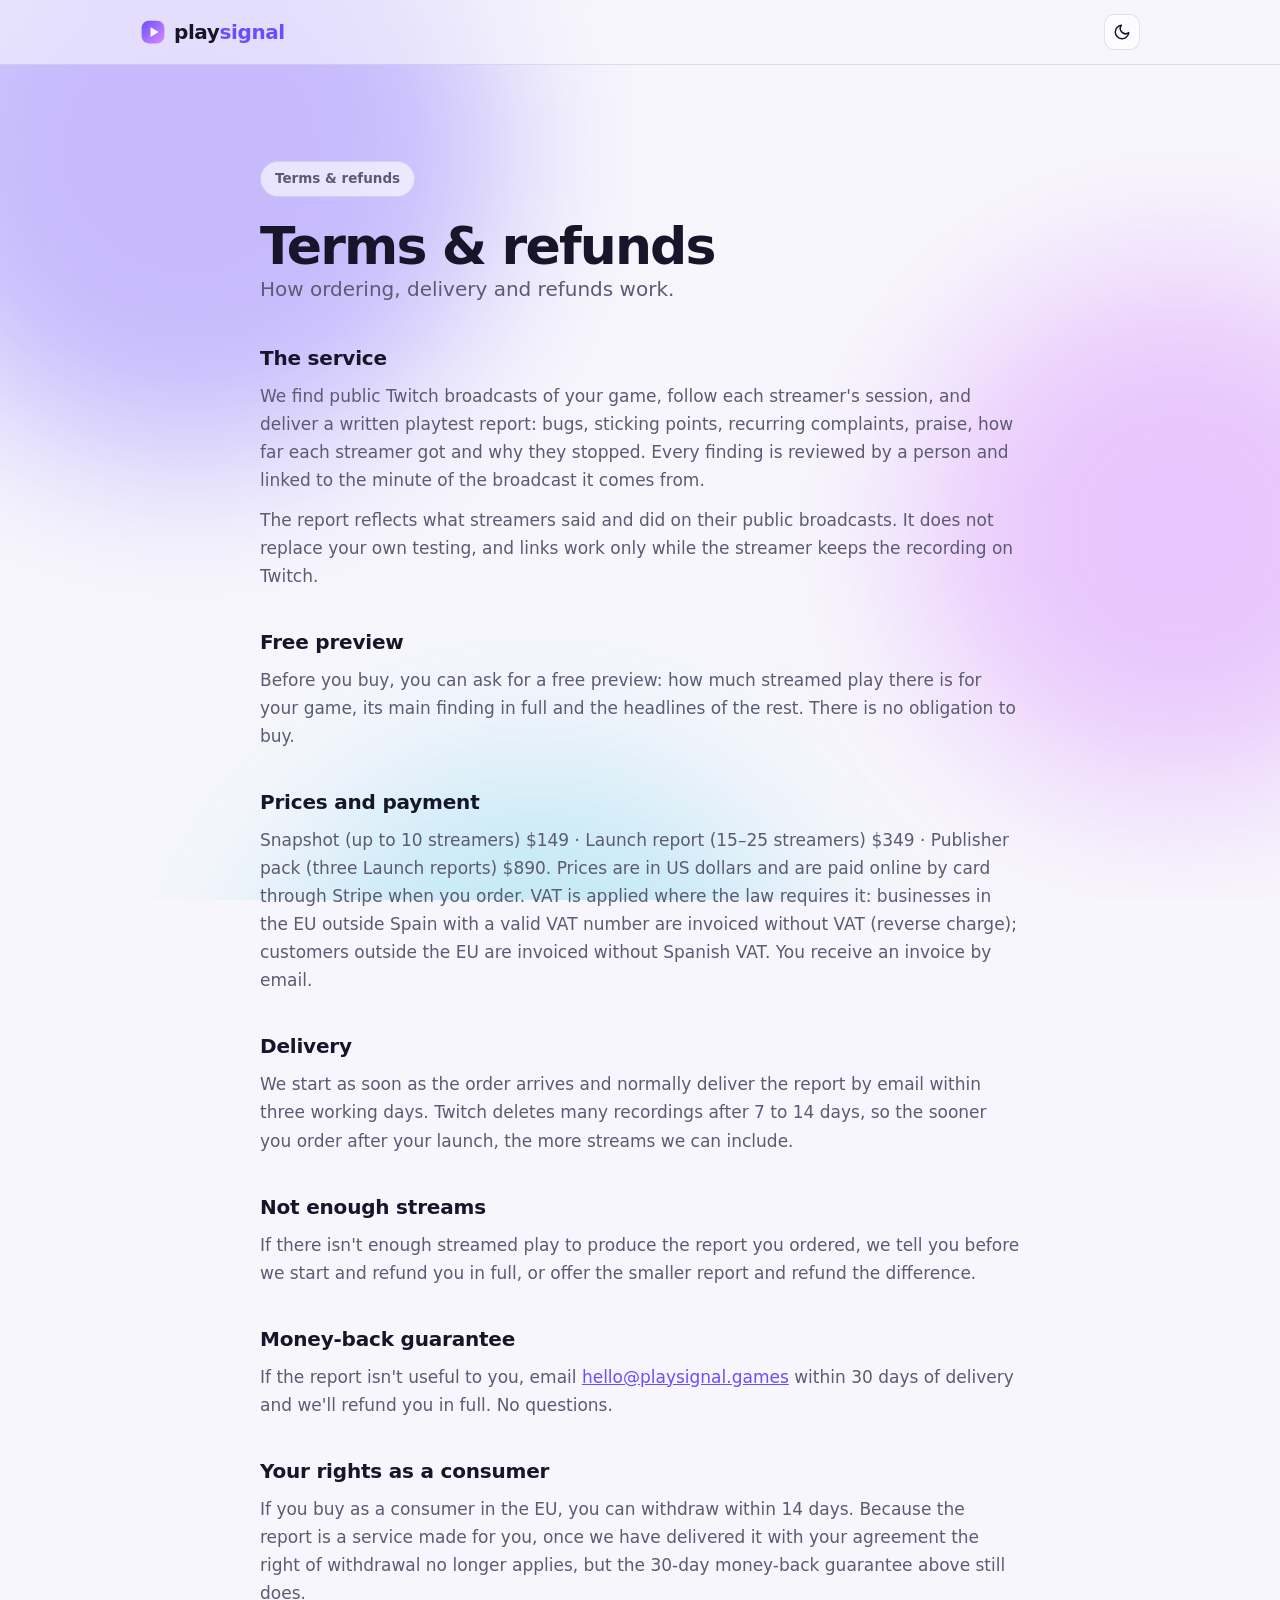
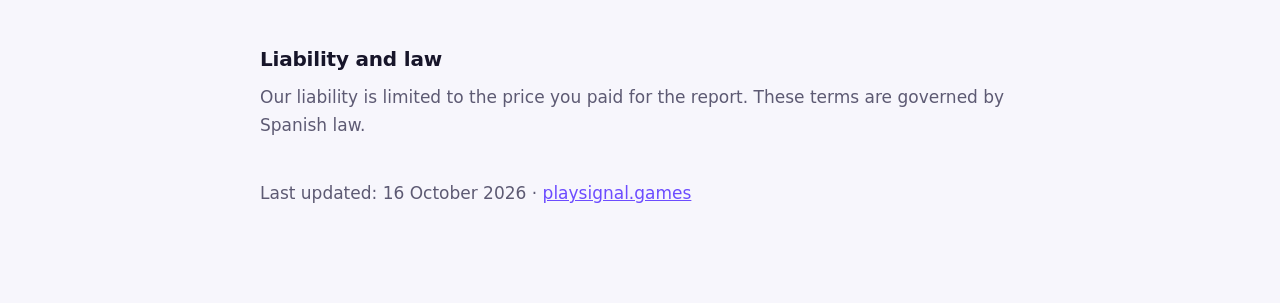
<file: terms/index.html>
<!doctype html>
<html lang="en">
<head>
  <meta charset="utf-8">
  <meta name="viewport" content="width=device-width, initial-scale=1">
  <title>Terms & refunds · Playsignal</title>
  <meta name="description" content="How ordering, delivery and refunds work for Playsignal playtest reports, including the free preview and the 30-day money-back guarantee.">
  <link rel="canonical" href="https://playsignal.games/terms/">
  <link rel="icon" href="/favicon.svg" type="image/svg+xml">
  <script src="/theme.js?v=1"></script>
  <link rel="stylesheet" href="/style.css?v=10">
  <script data-goatcounter="https://playsignal.goatcounter.com/count" async src="https://gc.zgo.at/count.js"></script>
</head>
<body>
  <div class="aurora" aria-hidden="true"><div class="blob a"></div><div class="blob b"></div><div class="blob c"></div></div>
  <header class="top">
    <div class="wrap"><a class="logo" href="/"><img class="mark" src="/favicon.svg" alt="Playsignal logo">play<span>signal</span></a><nav><button class="theme-toggle" type="button" aria-label="Switch light or dark theme" title="Switch theme"><svg class="moon" viewBox="0 0 24 24" fill="none" stroke="currentColor" stroke-width="2" stroke-linecap="round" stroke-linejoin="round"><path d="M21 12.8A9 9 0 1 1 11.2 3a7 7 0 0 0 9.8 9.8z"/></svg><svg class="sun" viewBox="0 0 24 24" fill="none" stroke="currentColor" stroke-width="2" stroke-linecap="round" stroke-linejoin="round"><circle cx="12" cy="12" r="4.5"/><path d="M12 2v2M12 20v2M4.9 4.9l1.4 1.4M17.7 17.7l1.4 1.4M2 12h2M20 12h2M4.9 19.1l1.4-1.4M17.7 6.3l1.4-1.4"/></svg></button></nav></div>
  </header>
  <main>
    <div class="wrap hero legal">
      <span class="badge">Terms & refunds</span>
      <h1>Terms & refunds</h1>
      <p class="lead">How ordering, delivery and refunds work.</p>

      <h2>The service</h2>
      <p>We find public Twitch broadcasts of your game, follow each streamer's session, and deliver a written playtest
      report: bugs, sticking points, recurring complaints, praise, how far each streamer got and why they stopped. Every
      finding is reviewed by a person and linked to the minute of the broadcast it comes from.</p>
      <p>The report reflects what streamers said and did on their public broadcasts. It does not replace your own
      testing, and links work only while the streamer keeps the recording on Twitch.</p>
      <h2>Free preview</h2>
      <p>Before you buy, you can ask for a free preview: how much streamed play there is for your game, its main finding in full and the
      headlines of the rest. There is no obligation to buy.</p>
      <h2>Prices and payment</h2>
      <p>Snapshot (up to 10 streamers) $149 · Launch report (15–25 streamers) $349 · Publisher pack (three Launch
      reports) $890. Prices are in US dollars and are paid online by card through Stripe when you order. VAT is
      applied where the law requires it: businesses in the EU outside Spain with a valid VAT number are invoiced
      without VAT (reverse charge); customers outside the EU are invoiced without Spanish VAT. You receive an invoice
      by email.</p>
      <h2>Delivery</h2>
      <p>We start as soon as the order arrives and normally deliver the report by email within three working days.
      Twitch deletes many recordings after 7 to 14 days, so the sooner you order after your launch, the more streams
      we can include.</p>
      <h2>Not enough streams</h2>
      <p>If there isn't enough streamed play to produce the report you ordered, we tell you before we start and
      refund you in full, or offer the smaller report and refund the difference.</p>
      <h2>Money-back guarantee</h2>
      <p>If the report isn't useful to you, email <a href="mailto:hello@playsignal.games">hello@playsignal.games</a>
      within 30 days of delivery and we'll refund you in full. No questions.</p>
      <h2>Your rights as a consumer</h2>
      <p>If you buy as a consumer in the EU, you can withdraw within 14 days. Because the report is a service made for
      you, once we have delivered it with your agreement the right of withdrawal no longer applies, but the 30-day
      money-back guarantee above still does.</p>
      <h2>Liability and law</h2>
      <p>Our liability is limited to the price you paid for the report. These terms are governed by Spanish law.</p>

      <p class="sub" style="margin-top:40px">Last updated: 16 October 2026 · <a href="/">playsignal.games</a></p>
    </div>
  </main>
</body>
</html>
</file>
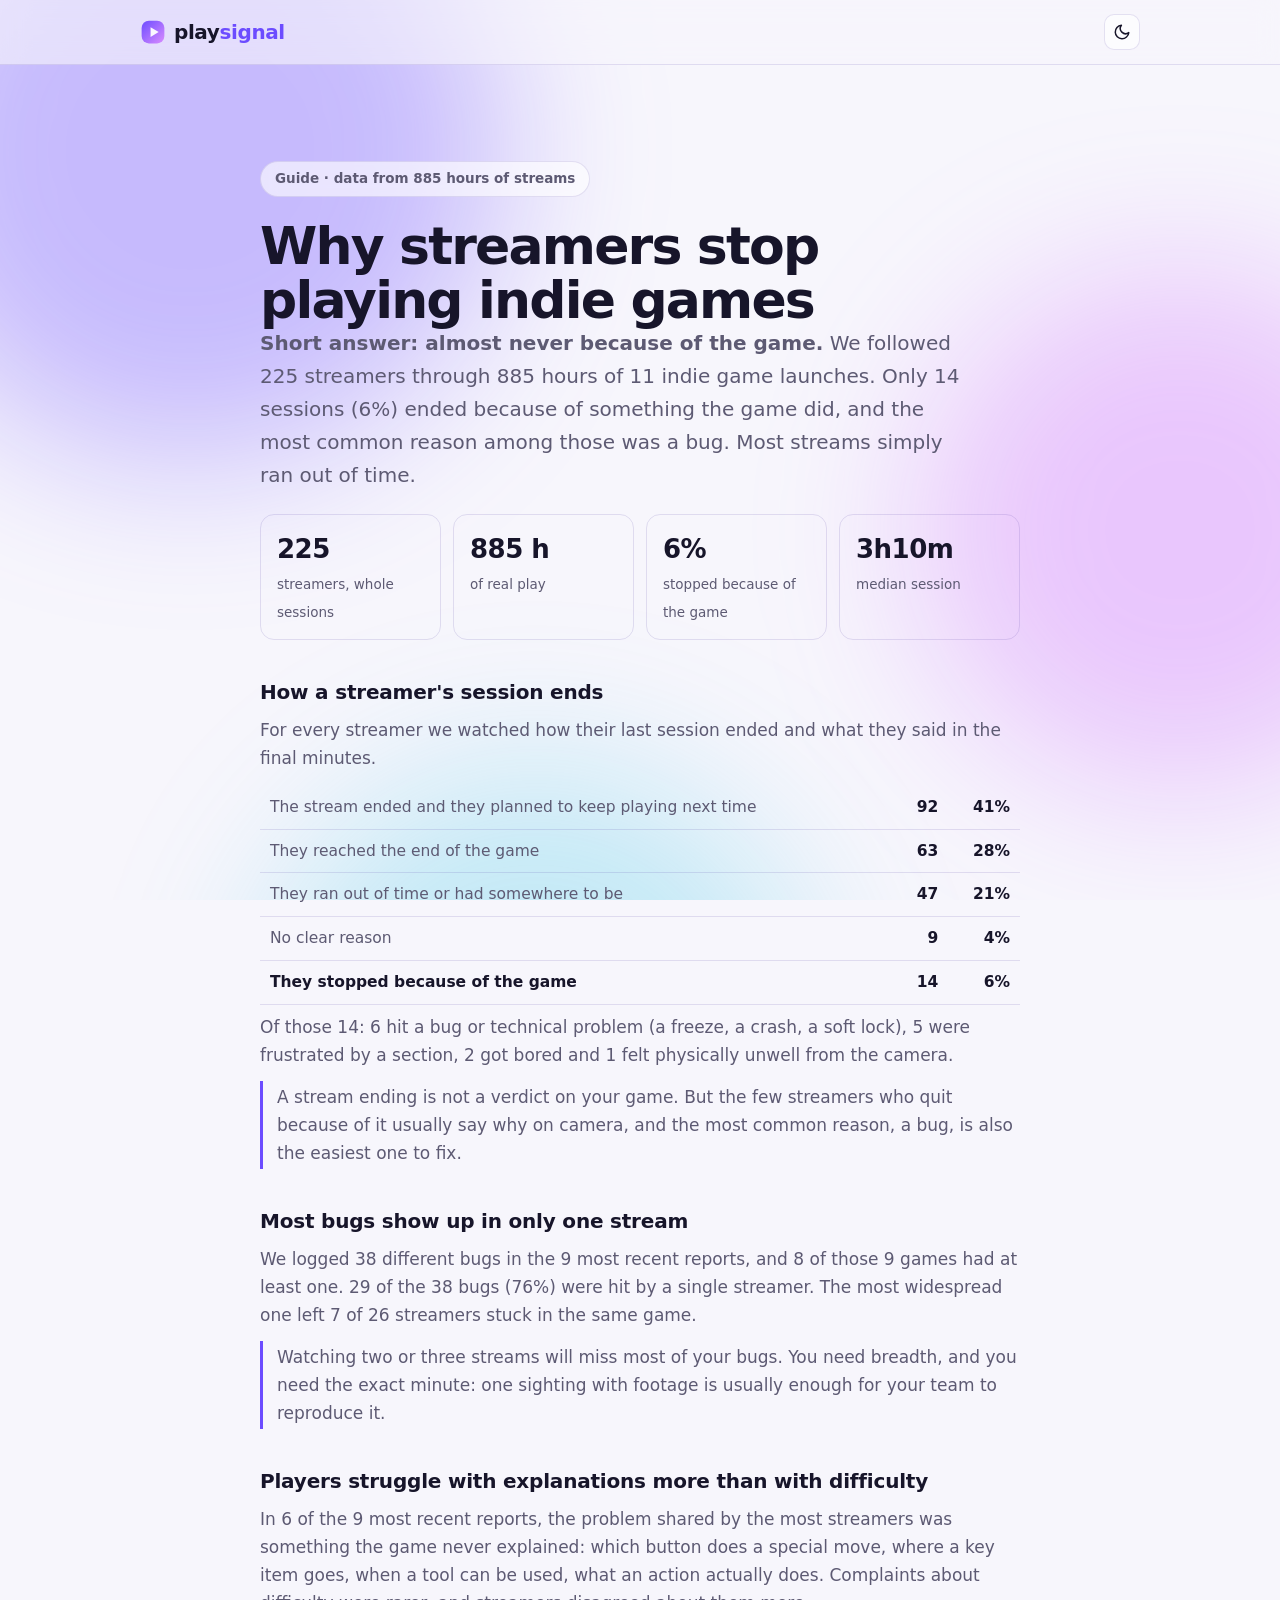
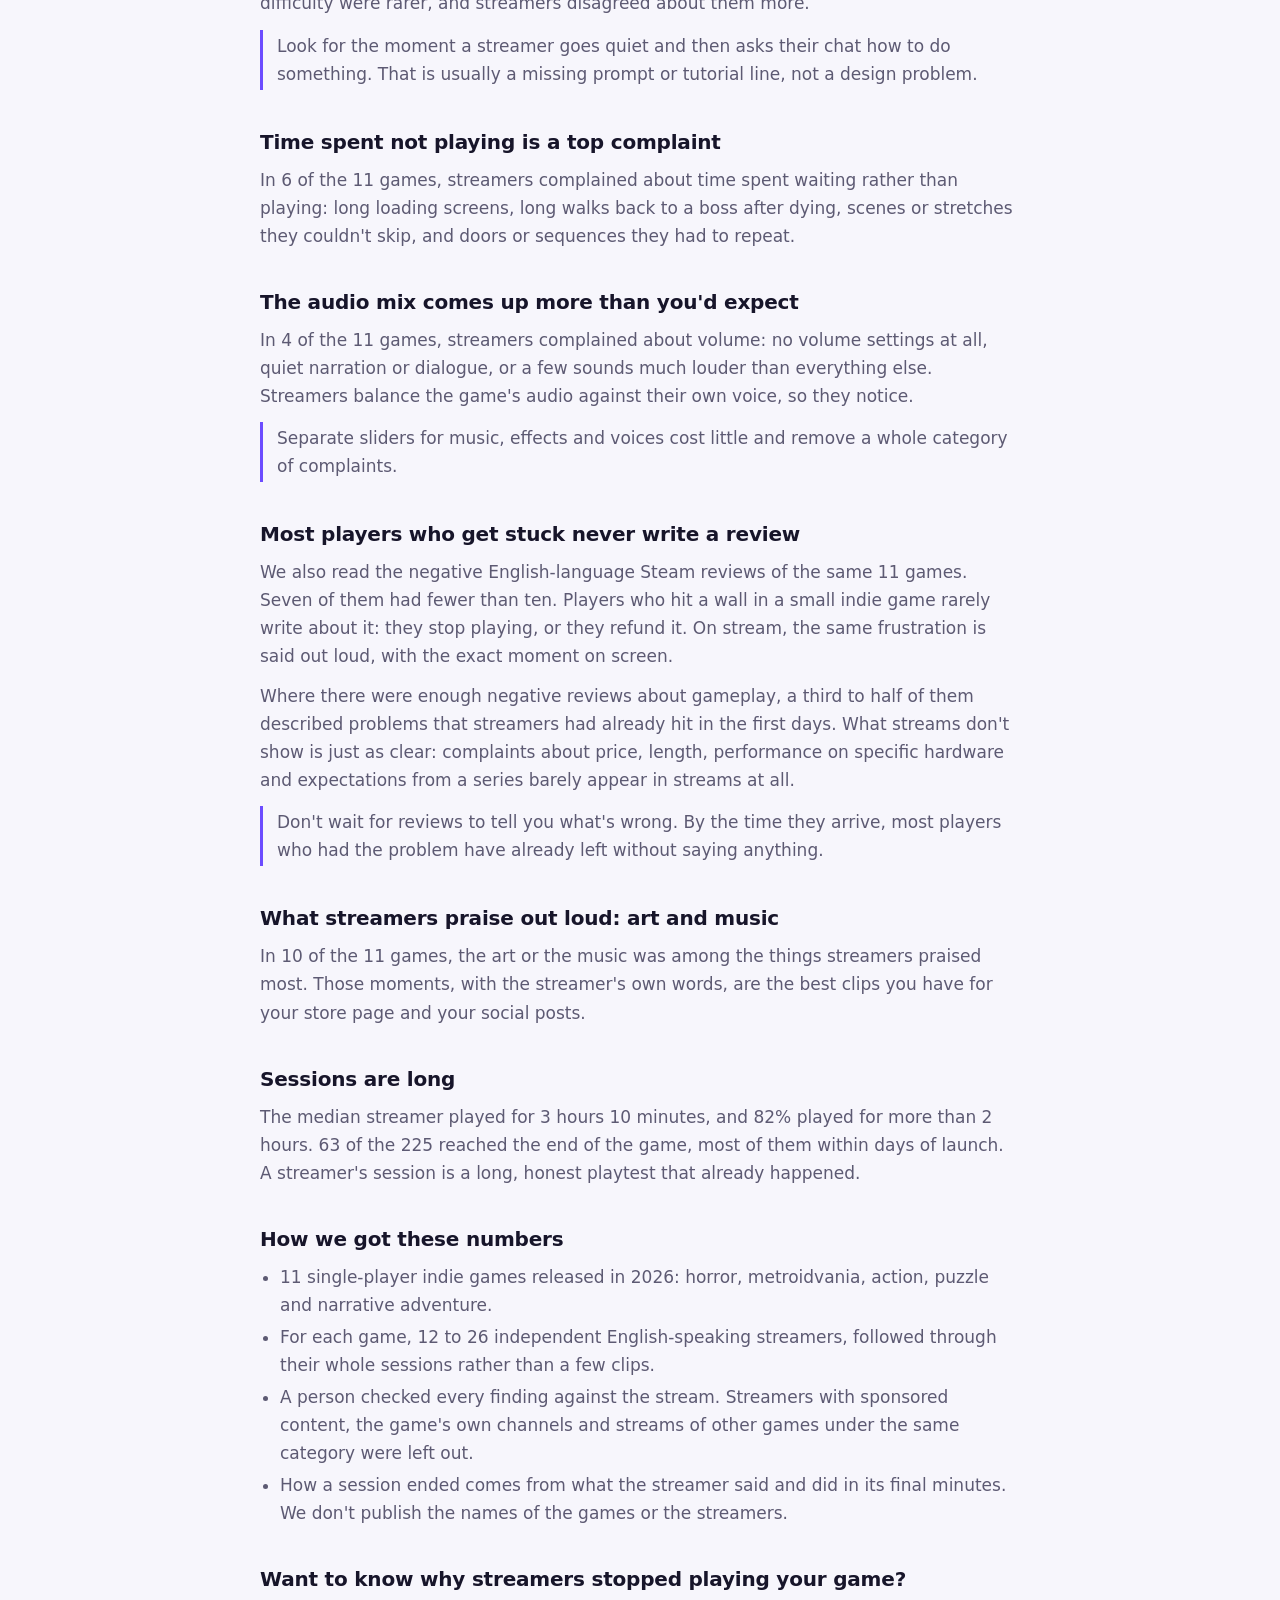
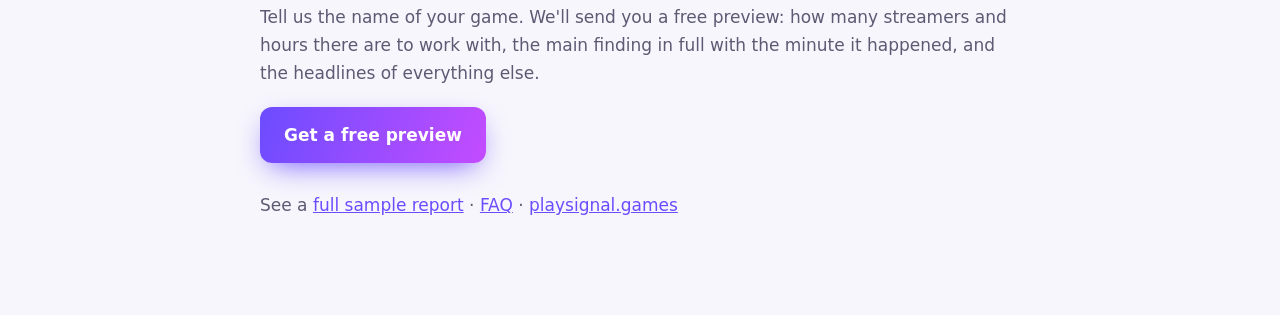
<file: guides/why-streamers-stop-playing/index.html>
<!doctype html>
<html lang="en">
<head>
  <meta charset="utf-8">
  <meta name="viewport" content="width=device-width, initial-scale=1">
  <title>Why streamers stop playing indie games · Playsignal</title>
  <meta name="description" content="We followed 225 streamers through 885 hours of 11 indie launches. Only 6% stopped because of the game, and bugs were the top reason.">
  <link rel="canonical" href="https://playsignal.games/guides/why-streamers-stop-playing/">
  <meta property="og:title" content="Why streamers stop playing indie games">
  <meta property="og:description" content="We followed 225 streamers through 885 hours of 11 indie launches. Only 6% stopped because of the game, and bugs were the top reason.">
  <meta property="og:image" content="https://playsignal.games/og.png?v=2">
  <meta name="twitter:card" content="summary_large_image">
  <script type="application/ld+json">{"@context": "https://schema.org", "@type": "Article", "headline": "Why streamers stop playing indie games", "description": "We followed 225 streamers through 885 hours of 11 indie launches. Only 6% stopped because of the game, and bugs were the top reason.", "datePublished": "2026-10-18", "dateModified": "2026-10-19", "mainEntityOfPage": "https://playsignal.games/guides/why-streamers-stop-playing/", "image": "https://playsignal.games/og.png?v=2", "author": {"@type": "Person", "name": "Pablo Hernández Marín", "url": "https://playsignal.games/"}, "publisher": {"@type": "Organization", "name": "Playsignal", "url": "https://playsignal.games/", "logo": "https://playsignal.games/favicon.svg"}}</script>
  <style>
.guide table{width:100%;border-collapse:collapse;margin:14px 0 8px;font-size:15.5px}
.guide td{padding:9px 10px;border-bottom:1px solid var(--line, rgba(150,140,200,.22));color:var(--muted);vertical-align:top}
.guide td.n{text-align:right;white-space:nowrap;color:var(--text, inherit);font-weight:600}
.guide tr.hl td{color:var(--text, inherit);font-weight:600}
.guide ul{color:var(--muted);line-height:1.65;padding-left:20px;margin:0 0 12px}
.guide li{margin:4px 0}
.guide .facts{display:grid;grid-template-columns:repeat(auto-fit,minmax(150px,1fr));gap:12px;margin:22px 0 6px}
.guide .facts div{border:1px solid var(--line, rgba(150,140,200,.28));border-radius:14px;padding:14px 16px}
.guide .facts b{display:block;font-size:26px;letter-spacing:-.02em;color:var(--text, inherit)}
.guide .facts span{font-size:13.5px;color:var(--muted)}
.guide .tip{border-left:3px solid var(--accent);padding:2px 0 2px 14px;margin:12px 0 16px}
</style>
  <link rel="icon" href="/favicon.svg" type="image/svg+xml">
  <script src="/theme.js?v=1"></script>
  <link rel="stylesheet" href="/style.css?v=10">
  <script>(function(){try{var u=new URL(location.href),r=u.searchParams.get('ref');if(r&&!u.searchParams.get('utm_campaign')){u.searchParams.set('utm_campaign',r);history.replaceState(null,'',u)}}catch(e){}})();</script>
  <script data-goatcounter="https://playsignal.goatcounter.com/count" async src="https://gc.zgo.at/count.js"></script>
</head>
<body>
  <div class="aurora" aria-hidden="true"><div class="blob a"></div><div class="blob b"></div><div class="blob c"></div></div>
  <header class="top">
    <div class="wrap"><a class="logo" href="/"><img class="mark" src="/favicon.svg" alt="Playsignal logo">play<span>signal</span></a><nav><button class="theme-toggle" type="button" aria-label="Switch light or dark theme" title="Switch theme"><svg class="moon" viewBox="0 0 24 24" fill="none" stroke="currentColor" stroke-width="2" stroke-linecap="round" stroke-linejoin="round"><path d="M21 12.8A9 9 0 1 1 11.2 3a7 7 0 0 0 9.8 9.8z"/></svg><svg class="sun" viewBox="0 0 24 24" fill="none" stroke="currentColor" stroke-width="2" stroke-linecap="round" stroke-linejoin="round"><circle cx="12" cy="12" r="4.5"/><path d="M12 2v2M12 20v2M4.9 4.9l1.4 1.4M17.7 17.7l1.4 1.4M2 12h2M20 12h2M4.9 19.1l1.4-1.4M17.7 6.3l1.4-1.4"/></svg></button></nav></div>
  </header>
  <main>
    <div class="wrap hero legal guide">
      <span class="badge">Guide · data from 885 hours of streams</span>
      <h1>Why streamers stop playing indie games</h1>
      <p class="lead"><b>Short answer: almost never because of the game.</b> We followed 225 streamers through
      885 hours of 11 indie game launches. Only 14 sessions (6%) ended because of something the
      game did, and the most common reason among those was a bug. Most streams simply ran out of time.</p>

      <div class="facts">
        <div><b>225</b><span>streamers, whole sessions</span></div>
        <div><b>885 h</b><span>of real play</span></div>
        <div><b>6%</b><span>stopped because of the game</span></div>
        <div><b>3h10m</b><span>median session</span></div>
      </div>

      <h2>How a streamer's session ends</h2>
      <p>For every streamer we watched how their last session ended and what they said in the final minutes.</p>
      <table>
        <tr><td>The stream ended and they planned to keep playing next time</td><td class="n">92</td><td class="n">41%</td></tr>
        <tr><td>They reached the end of the game</td><td class="n">63</td><td class="n">28%</td></tr>
        <tr><td>They ran out of time or had somewhere to be</td><td class="n">47</td><td class="n">21%</td></tr>
        <tr><td>No clear reason</td><td class="n">9</td><td class="n">4%</td></tr>
        <tr class="hl"><td>They stopped because of the game</td><td class="n">14</td><td class="n">6%</td></tr>
      </table>
      <p>Of those 14: 6 hit a bug or technical problem (a freeze, a crash, a soft lock), 5 were
      frustrated by a section, 2 got bored and 1 felt physically unwell from the camera.</p>
      <p class="tip">A stream ending is not a verdict on your game. But the few streamers who quit because of it usually say
      why on camera, and the most common reason, a bug, is also the easiest one to fix.</p>

      <h2>Most bugs show up in only one stream</h2>
      <p>We logged 38 different bugs in the 9 most recent reports, and 8 of those 9 games had at least one.
      29 of the 38 bugs (76%) were hit by a single streamer. The most
      widespread one left 7 of 26 streamers stuck in the same game.</p>
      <p class="tip">Watching two or three streams will miss most of your bugs. You need breadth, and you need the exact
      minute: one sighting with footage is usually enough for your team to reproduce it.</p>

      <h2>Players struggle with explanations more than with difficulty</h2>
      <p>In 6 of the 9 most recent reports, the problem shared by the most streamers was something the game never
      explained: which button does a special move, where a key item goes, when a tool can be used, what an action
      actually does. Complaints about difficulty were rarer, and streamers disagreed about them more.</p>
      <p class="tip">Look for the moment a streamer goes quiet and then asks their chat how to do something. That is
      usually a missing prompt or tutorial line, not a design problem.</p>

      <h2>Time spent not playing is a top complaint</h2>
      <p>In 6 of the 11 games, streamers complained about time spent waiting rather than playing: long loading screens,
      long walks back to a boss after dying, scenes or stretches they couldn't skip, and doors or sequences they had to
      repeat.</p>

      <h2>The audio mix comes up more than you'd expect</h2>
      <p>In 4 of the 11 games, streamers complained about volume: no volume settings at all, quiet narration or dialogue,
      or a few sounds much louder than everything else. Streamers balance the game's audio against their own voice, so
      they notice.</p>
      <p class="tip">Separate sliders for music, effects and voices cost little and remove a whole category of complaints.</p>

      <h2>Most players who get stuck never write a review</h2>
      <p>We also read the negative English-language Steam reviews of the same 11 games. Seven of them had fewer than ten.
      Players who hit a wall in a small indie game rarely write about it: they stop playing, or they refund it. On
      stream, the same frustration is said out loud, with the exact moment on screen.</p>
      <p>Where there were enough negative reviews about gameplay, a third to half of them described problems that
      streamers had already hit in the first days. What streams don't show is just as clear: complaints about price,
      length, performance on specific hardware and expectations from a series barely appear in streams at all.</p>
      <p class="tip">Don't wait for reviews to tell you what's wrong. By the time they arrive, most players who had the
      problem have already left without saying anything.</p>

      <h2>What streamers praise out loud: art and music</h2>
      <p>In 10 of the 11 games, the art or the music was among the things streamers praised most. Those moments, with
      the streamer's own words, are the best clips you have for your store page and your social posts.</p>

      <h2>Sessions are long</h2>
      <p>The median streamer played for 3 hours 10 minutes, and 82% played for
      more than 2 hours. 63 of the 225 reached the end of the game, most of them within days of launch. A
      streamer's session is a long, honest playtest that already happened.</p>

      <h2>How we got these numbers</h2>
      <ul>
        <li>11 single-player indie games released in 2026: horror, metroidvania, action, puzzle and narrative adventure.</li>
        <li>For each game, 12 to 26 independent English-speaking streamers, followed through their whole sessions rather
        than a few clips.</li>
        <li>A person checked every finding against the stream. Streamers with sponsored content, the game's own channels and
        streams of other games under the same category were left out.</li>
        <li>How a session ended comes from what the streamer said and did in its final minutes. We don't publish the names
        of the games or the streamers.</li>
      </ul>

      <h2>Want to know why streamers stopped playing your game?</h2>
      <p>Tell us the name of your game. We'll send you a free preview: how many streamers and hours there are to work with,
      the main finding in full with the minute it happened, and the headlines of everything else.</p>
      <p style="margin-top:20px"><a class="cta" href="/#contact">Get a free preview</a></p>
      <p class="sub" style="margin-top:28px">See a <a href="/sample/">full sample report</a> · <a href="/faq/">FAQ</a> ·
      <a href="/">playsignal.games</a></p>
    </div>
  </main>
</body>
</html>
</file>
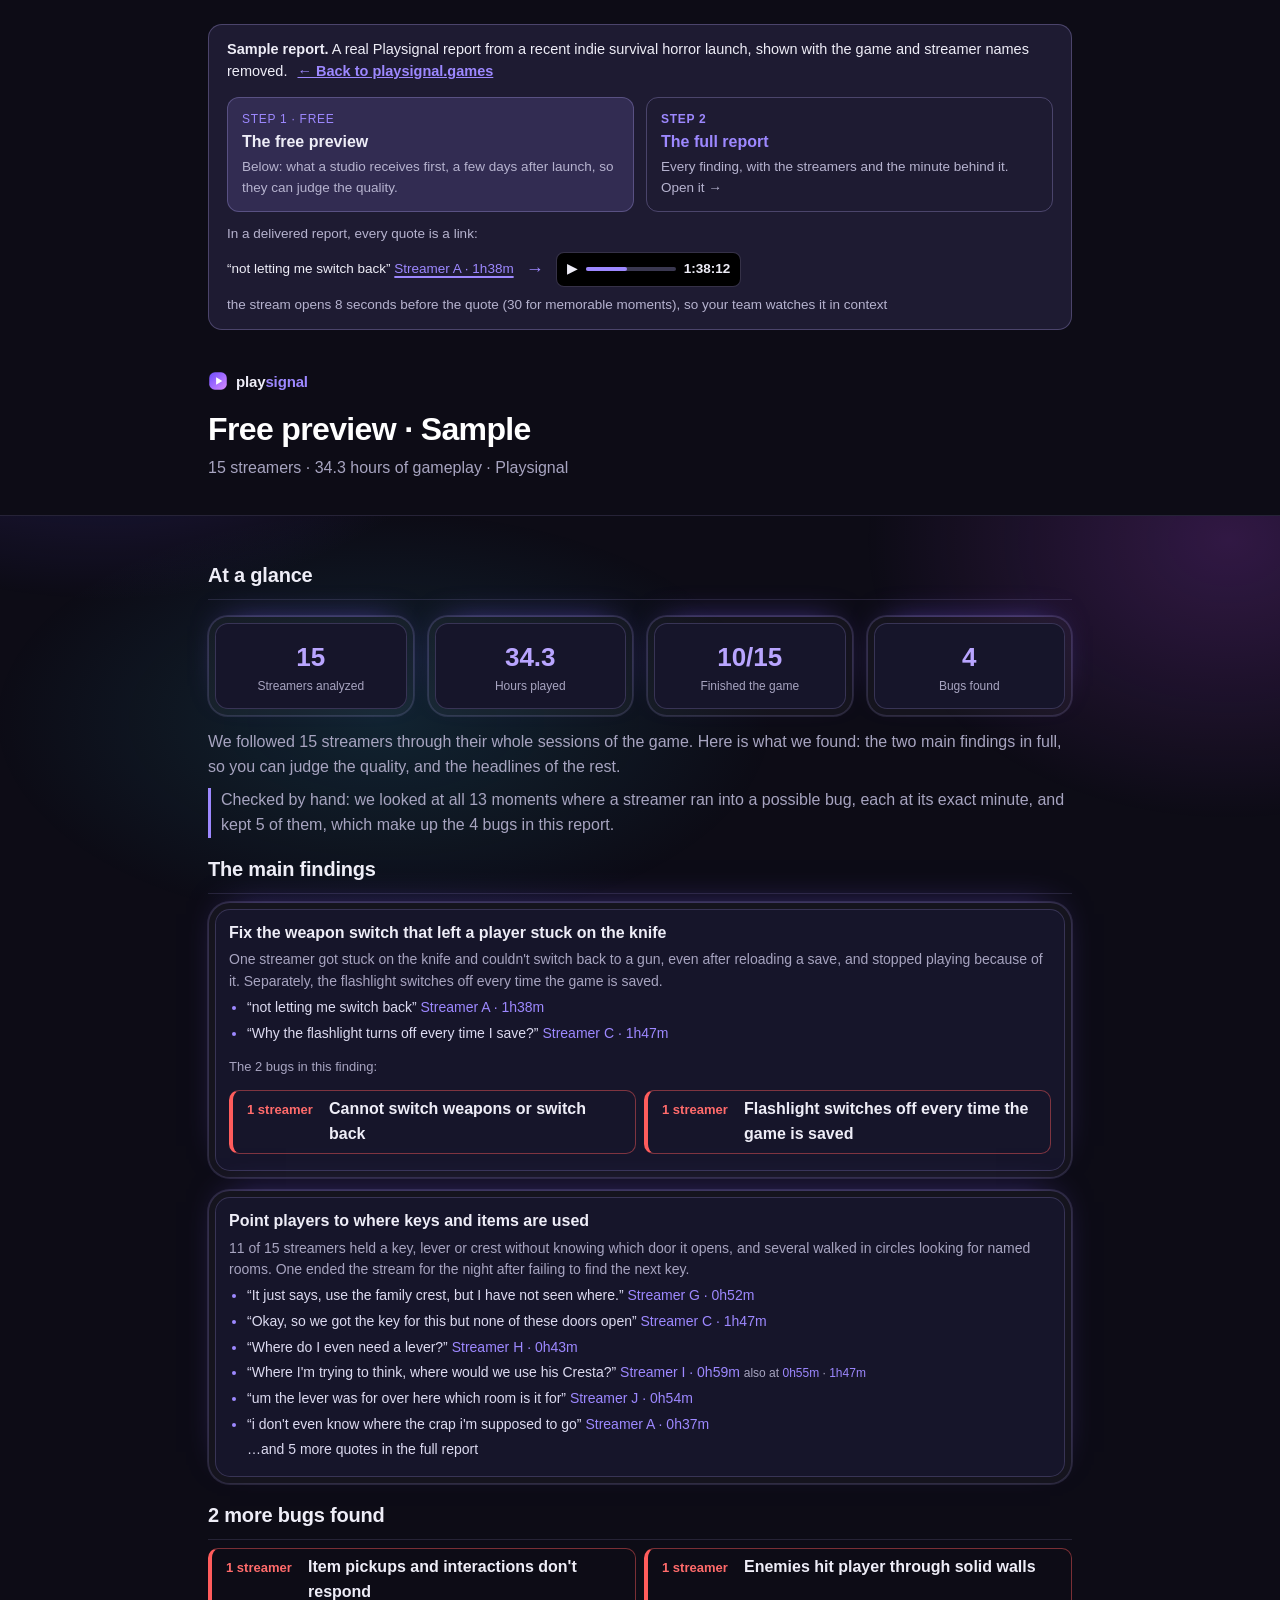
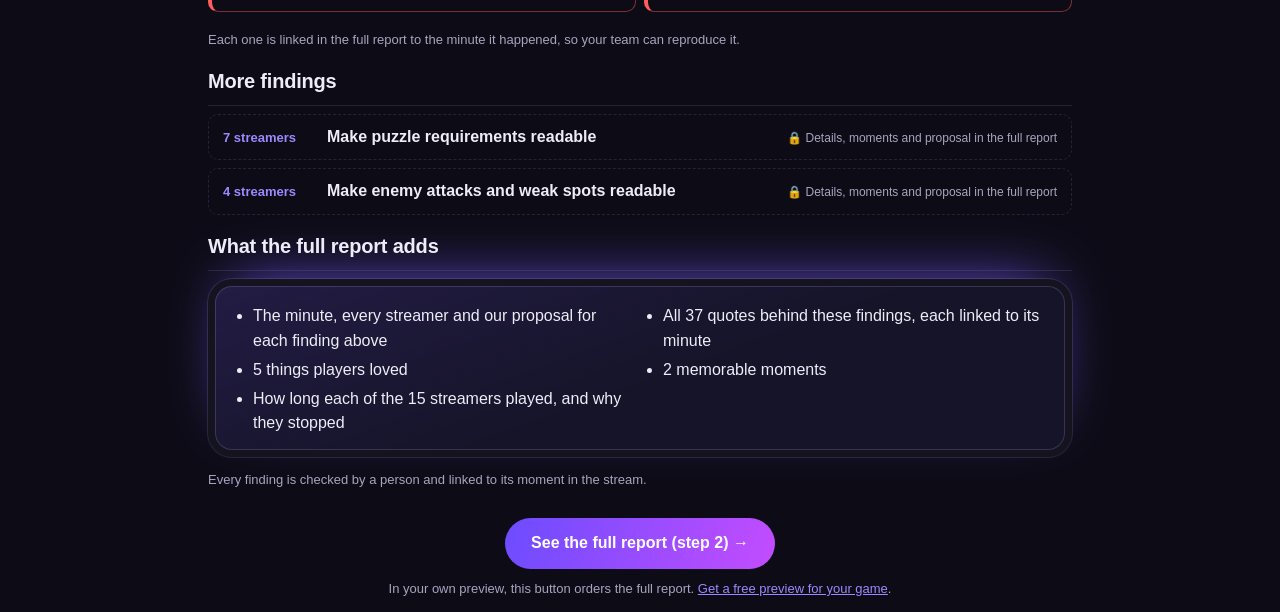
<file: sample/preview/index.html>
<!DOCTYPE html>
<html lang="en">
<head>
<meta charset="utf-8">
<meta name="viewport" content="width=device-width, initial-scale=1">
<title>Sample preview · Playsignal</title>
<link rel="canonical" href="https://playsignal.games/sample/preview/">
<meta name="description" content="The free preview a studio receives first, from a real indie survival horror launch, names removed.">
<link rel="icon" href="../../favicon.svg" type="image/svg+xml">
<meta property="og:title" content="Sample preview · Playsignal">
<meta property="og:description" content="What 15 streamers loved, where they got stuck and what broke.">
<meta property="og:image" content="https://playsignal.games/og.png?v=2">
<meta name="twitter:card" content="summary_large_image">
<script>(function(){try{var u=new URL(location.href),r=u.searchParams.get('ref');if(r&&!u.searchParams.get('utm_campaign')){u.searchParams.set('utm_campaign',r);history.replaceState(null,'',u)}}catch(e){}})();</script>
<script data-goatcounter="https://playsignal.goatcounter.com/count" async src="https://gc.zgo.at/count.js"></script>
<style>
  /* Estilo de marca (playsignal.games): fondo oscuro, resplandor violeta y tarjetas con marco
     translúcido iluminado. Se imprime igual en el PDF (print-color-adjust: exact). */
  :root {
    --bg:#0d0c16; --fg:#eeedf7; --muted:#a7a4c0; --line:rgba(190,175,255,.14);
    --accent:#9d88ff; --accent-2:#d98cff; --accent-soft:rgba(157,136,255,.10); --card:#16152a;
    --complaint:#ff7d7d; --praise:#4fd39a; --confusion:#f2bd5c;
    --frame:7px solid rgba(255,255,255,.035);
    --ring:inset 0 0 0 1px rgba(190,175,255,.2), 0 0 0 1px rgba(190,175,255,.14);
  }
  * { box-sizing:border-box; -webkit-print-color-adjust:exact; print-color-adjust:exact; }
  html { background:var(--bg); }
  body { margin:0; background:var(--bg); color:var(--fg);
    font:16px/1.55 -apple-system,Segoe UI,Roboto,Helvetica,Arial,sans-serif; }
  .wrap { position:relative; z-index:1; max-width:920px; margin:0 auto; padding:0 28px 64px; }
  /* Resplandor de fondo detrás del contenido, como en la web. Fijo: en el PDF se repite en cada página. */
  body::before { content:""; position:fixed; inset:0; z-index:0; pointer-events:none;
    background:radial-gradient(600px 420px at 8% 34%, rgba(108,76,255,.30), rgba(108,76,255,0) 70%),
      radial-gradient(520px 400px at 96% 60%, rgba(196,76,255,.20), rgba(196,76,255,0) 70%),
      radial-gradient(560px 300px at 30% 80%, rgba(47,196,232,.13), rgba(47,196,232,0) 70%); }
  header.top { position:relative; z-index:2; background:var(--bg); color:#fff; padding:40px 20px 34px;
    margin-bottom:24px; border-bottom:1px solid var(--line); }
  header.top .wrap { padding-bottom:0; }
  .brand { display:flex; align-items:center; font-weight:800; font-size:15px; letter-spacing:-.01em;
    color:var(--fg); margin-bottom:18px; }
  .brand svg { width:20px; height:20px; margin-right:8px; display:block; }
  .brand span { color:var(--accent); }
  header.top h1 { margin:0 0 8px; font-size:32px; letter-spacing:-.02em; line-height:1.15; }
  header.top p { margin:0; color:var(--muted); }
  h2 { font-size:22px; letter-spacing:-.01em; margin:44px 0 16px; padding-bottom:8px; border-bottom:1px solid var(--line); }
  .tiles { display:grid; grid-template-columns:repeat(4,1fr); gap:14px; margin:0 0 26px; }
  .refs { display:block; font-size:12px; color:var(--muted); margin-top:2px; }
  .qctx { display:block; font-size:12px; color:var(--muted); font-style:italic; margin:1px 0 4px; }
  .spotc { display:none; }
  .takeaways li { margin-bottom:9px; }
  .tile { background:var(--card); border:var(--frame); background-clip:padding-box; border-radius:20px; padding:14px; text-align:center;
    box-shadow:var(--ring), 0 -10px 34px -20px rgba(124,92,255,.7); }
  .tile-num { font-size:26px; font-weight:800; color:#b9a5ff; }
  .tile-label { font-size:12px; color:var(--muted); }
  .takeaways { background:linear-gradient(160deg, rgba(124,92,255,.20), rgba(22,21,42,.95) 55%);
    border:var(--frame); background-clip:padding-box; border-radius:24px; padding:18px 20px 10px 38px; margin:0 0 8px;
    box-shadow:var(--ring), 0 -20px 60px -24px rgba(124,92,255,.8); }
  .card { display:flex; gap:16px; background:var(--card); border:var(--frame); background-clip:padding-box;
    border-radius:22px; padding:16px; margin:0 0 18px;
    box-shadow:var(--ring), 0 -10px 36px -22px rgba(124,92,255,.65); }
  .tablecard { background:var(--card); border:var(--frame); background-clip:padding-box; border-radius:22px;
    padding:6px 12px; box-shadow:var(--ring), 0 -10px 36px -22px rgba(124,92,255,.65); }
  .tablecard tr:last-child td { border-bottom:none; }
  .card-head { flex:0 0 64px; text-align:center; border-right:1px solid var(--line); padding-right:12px; }
  .count { font-size:30px; font-weight:800; display:block; line-height:1; color:#b9a5ff; }
  .count-label { font-size:11px; color:var(--muted); text-transform:uppercase; }
  .count-sub { display:block; margin-top:6px; font-size:11px; color:var(--muted); opacity:.8; }
  .card-body { flex:1; min-width:0; }
  .theme-title { margin:0 0 4px; font-weight:700; font-size:16px; }
  .mtype { font-size:11px; font-weight:600; color:var(--muted); text-transform:capitalize;
    line-height:1.5; }
  blockquote { margin:6px 0; font-size:15px; font-style:italic; color:#d9d6ee; }
  .note { margin:0 0 8px; color:var(--muted); }
  .conflict { margin:0 0 6px; padding:6px 10px; background:#3a1e1e; border-left:3px solid var(--complaint);
    border-radius:4px; font-size:13px; color:#f0b0b0; }
  ul.quotes { margin:0; padding-left:18px; }
  ul.quotes li { margin:4px 0; font-size:14px; color:#dcdaf0; }
  ul.quotes li::marker { color:var(--accent); }
  ul.quotes li a { color:var(--accent); text-decoration:none; white-space:nowrap; font-size:13px; }
  ul.quotes li a:hover { text-decoration:underline; }
  .also { font-size:12px; color:var(--muted); } .also a { font-size:12px; }
  img.thumb { display:block; width:200px; border-radius:6px; margin:5px 0 12px;
    border:1px solid var(--line); }
  .flagged { margin-top:8px; font-size:12px; color:var(--muted); } .flagged li { margin:2px 0; }
  .qwarn { display:block; font-size:12px; color:var(--confusion); margin-top:2px; }
  .weak { font-size:12px; color:var(--confusion); margin:2px 0 6px; }
  @media print { img.thumb { display:none !important; } .noprint { display:none !important; } }
  .evidence { margin:0; font-size:13px; }
  .evidence a, td a { color:var(--accent); text-decoration:none; }
  .evidence a:hover, td a:hover { text-decoration:underline; }
  table { width:100%; border-collapse:collapse; font-size:14px; }
  th, td { text-align:left; padding:9px 10px; border-bottom:1px solid var(--line); vertical-align:top; }
  th { font-size:12px; text-transform:uppercase; color:var(--muted); }
  td.num { text-align:right; white-space:nowrap; font-variant-numeric:tabular-nums; }
  .snippet { color:var(--muted); font-size:13px; }
  .snippet.chat { font-style:italic; }
  .empty { color:var(--muted); font-style:italic; }
  footer { margin-top:48px; padding-top:16px; border-top:1px solid var(--line);
    font-size:12px; color:var(--muted); }
  @media (max-width:640px) {
    .tiles { grid-template-columns:repeat(2,1fr); }
    .wrap { padding:0 16px 48px; }
    .card { padding:12px; gap:12px; }
    .card-head { flex-basis:48px; padding-right:8px; }
    /* La tabla de tiempo de juego se apila en móvil: una fila = un bloque (si no, se sale de la pantalla). */
    .tablecard table, .tablecard tbody, .tablecard tr, .tablecard td { display:block; width:auto; }
    .tablecard tr:first-child { display:none; }
    .tablecard tr { padding:10px 0; border-bottom:1px solid var(--line); }
    .tablecard tr:last-child { border-bottom:none; }
    .tablecard td { border:none; padding:2px 4px; text-align:left; }
    .tablecard td:first-child { font-weight:700; display:inline-block; }
    .tablecard td.num { display:inline-block; color:var(--muted); } }
  @page { size:A4; margin:12mm 0; background:var(--bg); }
  @media print {
    .card, .tile, .takeaways, tr { break-inside:avoid; }
    h2 { break-after:avoid; break-inside:avoid; }
    h2 + p { break-after:avoid; break-inside:avoid; }
    h2 + p + .card, h2 + .card { break-before:avoid; } }

.sample-top{position:relative;z-index:2;background:var(--bg);padding:24px 20px 0}
.sample-banner{max-width:864px;margin:0 auto;padding:14px 18px;border-radius:14px;
  background:rgba(157,136,255,.12);border:1px solid rgba(190,175,255,.28);color:#eeedf7;
  font-size:14.5px;line-height:1.5;position:relative;z-index:2}
.sample-banner a{display:inline-block;margin-left:6px;color:#9d88ff;font-weight:600}
span.ts{color:#9d88ff}
ul.quotes span.ts{white-space:nowrap}
.spotc{display:none}
.sample-steps{display:grid;grid-template-columns:1fr 1fr;gap:12px;margin:14px 0 4px}
.step-card{display:block;padding:12px 14px;border-radius:12px;border:1px solid rgba(190,175,255,.28);text-decoration:none;color:#eeedf7;margin:0!important}
.step-card.on{background:rgba(157,136,255,.16)}
a.step-card:hover{border-color:#9d88ff}
.step-card span{display:block;font-size:12px;letter-spacing:.06em;text-transform:uppercase;color:#9d88ff}
.step-card b{display:block;font-size:16px;margin:2px 0}
.step-card em{font-style:normal;color:#b6b3cf;font-size:13.5px}
.link-demo{display:flex;flex-wrap:wrap;align-items:center;gap:8px 12px;margin-top:12px;font-size:13.5px;color:#b6b3cf}
.ld-label{width:100%}
.ld-quote{color:#eeedf7}
.ld-quote u{color:#9d88ff;text-decoration-thickness:2px;text-underline-offset:3px}
.ld-arrow{color:#9d88ff;font-size:18px}
.ld-player{display:inline-flex;align-items:center;gap:8px;padding:6px 10px;border-radius:8px;background:#000;border:1px solid rgba(190,175,255,.28)}
.ld-player i{font-style:normal;color:#eeedf7}
.ld-bar{display:inline-block;width:90px;height:4px;border-radius:2px;background:#3a3850;position:relative}
.ld-fill{position:absolute;left:0;top:0;bottom:0;width:46%;border-radius:2px;background:#9d88ff}
.ld-player b{color:#eeedf7;font-weight:600}
.ld-note{width:100%}
@media (max-width:640px){.sample-steps{grid-template-columns:1fr}}
.cta-box .snippet a{color:#9d88ff}
.step-card,.step-card em{font-weight:400}
.step-card b{font-weight:700}
/* Misma cabecera en la vista previa y en el informe: al pasar de una página a otra no salta nada (19-oct). */
@media screen{header.top{padding:40px 20px 34px!important;margin-bottom:24px!important}
  header.top + .wrap > h2:first-child{margin-top:44px!important;margin-bottom:16px!important}}
.sample-cta{max-width:864px;margin:40px auto 56px;padding:36px 28px;border-radius:20px;text-align:center;position:relative;z-index:2;
  background:radial-gradient(120% 140% at 50% 0%,rgba(157,136,255,.22),transparent 70%),rgba(26,24,42,.6);
  border:1px solid rgba(190,175,255,.28);color:#eeedf7}
.sample-cta h2{margin:0 0 10px;font-size:28px;letter-spacing:-.02em}
.sample-cta p{margin:0 auto 22px;max-width:36em;color:#b6b3cf;font-size:16px;line-height:1.55}
.sample-cta-btn{display:inline-block;padding:14px 24px;border-radius:12px;font-weight:600;text-decoration:none;color:#fff;
  background:linear-gradient(110deg,#6c4cff,#c44cff)}
@media print{.sample-cta{display:none}}
</style>

</head>
<body>
<div class="sample-top"><div class="sample-banner">
  <b>Sample report.</b> A real Playsignal report from a recent indie survival horror launch, shown with the game
  and streamer names removed. <a href="../../">← Back to playsignal.games</a>
  <div class="sample-steps">
    <div class="step-card on"><span>Step 1 · free</span><b>The free preview</b>
      <em>Below: what a studio receives first, a few days after launch, so they can judge the quality.</em></div>
    <a class="step-card" href="../"><span>Step 2</span><b>The full report</b>
      <em>Every finding, with the streamers and the minute behind it. Open it →</em></a>
  </div>

  <div class="link-demo">
    <span class="ld-label">In a delivered report, every quote is a link:</span>
    <span class="ld-quote">“not letting me switch back” <u>Streamer A · 1h38m</u></span>
    <span class="ld-arrow">→</span>
    <span class="ld-player"><i>▶</i><span class="ld-bar"><span class="ld-fill"></span></span><b>1:38:12</b></span>
    <span class="ld-note">the stream opens 8 seconds before the quote (30 for memorable moments), so your team watches it in context</span>
  </div>

</div></div>

<header class="top"><div class="wrap">
  
  <div class="brand"><svg viewBox="0 0 64 64" aria-hidden="true"><defs><linearGradient id="psg" x1="0" y1="0" x2="1" y2="1"><stop offset="0" stop-color="#6c4cff"/><stop offset="1" stop-color="#d98cff"/></linearGradient></defs><rect x="4" y="4" width="56" height="56" rx="18" fill="url(#psg)"/><path d="M26 20 L46 32 L26 44 Z" fill="#fff"/></svg>play<span>signal</span></div>
  <h1>Free preview · Sample</h1>
  <p>15 streamers · 34.3 hours of gameplay · Playsignal</p>
</div></header>
<div class="wrap">
  <h2>At a glance</h2>
  <div class="tiles"><div class="tile"><div class="tile-num">15</div><div class="tile-label">Streamers analyzed</div></div>
<div class="tile"><div class="tile-num">34.3</div><div class="tile-label">Hours played</div></div>
<div class="tile"><div class="tile-num">10/15</div><div class="tile-label">Finished the game</div></div>
<div class="tile"><div class="tile-num">4</div><div class="tile-label">Bugs found</div></div></div>
  <p class="note">We followed 15 streamers through their whole sessions of the game. Here is what we found: the two main findings in full, so you can judge the quality, and the headlines of the rest.</p>
  <p class="note checked">Checked by hand: we looked at all 13 moments where a streamer ran into a possible bug, each at its exact minute, and kept 5 of them, which make up the 4 bugs in this report.</p>
  <h2>The main findings</h2>
  <div class="card"><div class="card-body"><p class="theme-title">Fix the weapon switch that left a player stuck on the knife</p><p class="note">One streamer got stuck on the knife and couldn&#x27;t switch back to a gun, even after reloading a save, and stopped playing because of it. Separately, the flashlight switches off every time the game is saved.</p><ul class="quotes"><li>“not letting me switch back” <span class="ts">Streamer A · 1h38m</span></li><li>“Why the flashlight turns off every time I save?” <span class="ts">Streamer C · 1h47m</span></li></ul><p class="snippet">The 2 bugs in this finding:</p><div class="bugs"><div class="lock bugrow"><span class="lock-n">1 streamer</span><span class="lock-t">Cannot switch weapons or switch back</span></div><div class="lock bugrow"><span class="lock-n">1 streamer</span><span class="lock-t">Flashlight switches off every time the game is saved</span></div></div></div></div><div class="card"><div class="card-body"><p class="theme-title">Point players to where keys and items are used</p><p class="note">11 of 15 streamers held a key, lever or crest without knowing which door it opens, and several walked in circles looking for named rooms. One ended the stream for the night after failing to find the next key.</p><ul class="quotes"><li>“It just says, use the family crest, but I have not seen where.” <span class="ts">Streamer G · 0h52m</span></li><li>“Okay, so we got the key for this but none of these doors open” <span class="ts">Streamer C · 1h47m</span></li><li>“Where do I even need a lever?” <span class="ts">Streamer H · 0h43m</span></li><li>“Where I&#x27;m trying to think, where would we use his Cresta?” <span class="ts">Streamer I · 0h59m</span> <span class="also">also at <span class="ts">0h55m</span> · <span class="ts">1h47m</span></span></li><li>“um the lever was for over here which room is it for” <span class="ts">Streamer J · 0h54m</span></li><li>“i don&#x27;t even know where the crap i&#x27;m supposed to go” <span class="ts">Streamer A · 0h37m</span></li><li class="more-q">…and 5 more quotes in the full report</li></ul></div></div>
  <h2>2 more bugs found</h2><div class="bugs"><div class="lock bugrow"><span class="lock-n">1 streamer</span><span class="lock-t">Item pickups and interactions don&#x27;t respond</span></div><div class="lock bugrow"><span class="lock-n">1 streamer</span><span class="lock-t">Enemies hit player through solid walls</span></div></div><p class="snippet">Each one is linked in the full report to the minute it happened, so your team can reproduce it.</p>
  <h2>More findings</h2><div class="lock"><span class="lock-n">7 streamers</span><span class="lock-t">Make puzzle requirements readable</span><span class="lock-x">Details, moments and proposal in the full report</span></div><div class="lock"><span class="lock-n">4 streamers</span><span class="lock-t">Make enemy attacks and weak spots readable</span><span class="lock-x">Details, moments and proposal in the full report</span></div>
  <div class="tail">
  <h2>What the full report adds</h2>
  <ul class="takeaways adds"><li>The minute, every streamer and our proposal for each finding above</li>
<li>All 37 quotes behind these findings, each linked to its minute</li>
<li>5 things players loved</li>
<li>2 memorable moments</li>
<li>How long each of the 15 streamers played, and why they stopped</li></ul>
  <p class="snippet">Every finding is checked by a person and linked to its moment in the stream.</p>
  <div class="cta-box"><a class="cta-btn" href="../">See the full report (step 2) →</a><p class="snippet">In your own preview, this button orders the full report. <a href="../../#contact">Get a free preview for your game</a>.</p></div>
  </div>
</div>
<style>
  .cta-box { margin:28px 0 0; text-align:center; }
  .cta-btn { display:inline-block; padding:13px 26px; border-radius:999px; font-weight:700; color:#fff !important;
    text-decoration:none; background:linear-gradient(110deg,#6c4cff,#c44cff); }
  .cta-box .snippet { margin-top:10px; }
  .free-cta { font-weight:700; font-size:16px; color:var(--accent); }
  .lock { display:flex; align-items:baseline; gap:12px; padding:10px 14px; margin:0 0 8px;
    border:1px dashed var(--line); border-radius:10px; }
  .lock-n { flex:0 0 92px; font-weight:800; color:var(--accent); font-size:13px; }
  .lock-t { flex:1; font-weight:600; }
  .lock-x { flex:0 0 auto; font-size:12px; color:var(--muted); }
  .lock-x::before { content:"🔒 "; }
  .checked { border-left:3px solid var(--accent); padding-left:10px; }
  .more-q { list-style:none; color:var(--muted); font-size:13px; }
  .bugrow { border:1px solid rgba(255,92,92,.45); border-left:4px solid #ff5c5c; padding:6px 14px; margin:0 0 5px; }
  .bugrow .lock-n { color:#ff6b6b; flex-basis:70px; }
  .bugs { display:grid; grid-template-columns:1fr 1fr; gap:0 8px; }
  .adds { display:grid; grid-template-columns:1fr 1fr; gap:0 28px; }
  .wrap > h2, .tail > h2 { margin:16px 0 8px; font-size:20px; }
  .tail { break-inside:avoid; }  /* si no cabe en la 1ª página, pasa ENTERO (nunca el botón de compra solo) */  /* vista previa compacta: cabe en UNA página con bugs destacados */
  @media (max-width:640px) { .bugs, .adds { grid-template-columns:1fr; } }
  /* una sola página: menos aire que el informe completo */
  header.top { padding:26px 20px 20px; margin-bottom:16px; }
  h2 { margin:26px 0 12px; }
  .tiles { margin-bottom:14px; }
  .card { padding:12px 14px; margin-bottom:12px; }
  .card .note { font-size:14px; margin-bottom:4px; }
  .takeaways li { margin-bottom:4px; }
  .wrap { padding-bottom:0; }
  .adds { columns:2; column-gap:28px; } .adds li { break-inside:avoid; }
  @media (max-width:640px) { .adds { columns:1; } }
  @media (max-width:640px) { .lock { flex-wrap:wrap; } .lock-n { flex-basis:auto; } }
  @media print { body { zoom:.72; } .takeaways { break-inside:auto; } }
</style>
</body>
</html>
</file>
<file: style.css>
:root {
  --bg: #f7f6fc;
  --text: #17152a;
  --muted: #5d5a73;
  --accent: #6c4cff;
  --accent-2: #c44cff;
  --accent-3: #2fc4e8;
  --line: rgba(80, 60, 160, 0.14);
  --glass: rgba(255, 255, 255, 0.62);
  --glass-strong: rgba(255, 255, 255, 0.82);
  --ok: #2f9e6e;
  --warn: #d98c1f;
  --bad: #d64545;
  --blob-a: rgba(108, 76, 255, 0.35);
  --blob-b: rgba(196, 76, 255, 0.28);
  --blob-c: rgba(47, 196, 232, 0.26);
}
/* Tema: automático según el dispositivo; el botón de sol/luna fija data-theme="light"|"dark" en <html>. */
@media (prefers-color-scheme: dark) {
  :root:not([data-theme="light"]) {
    --bg: #0d0c16;
    --text: #eeedf7;
    --muted: #a7a4c0;
    --accent: #9d88ff;
    --accent-2: #d98cff;
    --accent-3: #5fd6f2;
    --line: rgba(190, 175, 255, 0.13);
    --glass: rgba(26, 24, 42, 0.55);
    --glass-strong: rgba(30, 28, 48, 0.78);
    --blob-a: rgba(108, 76, 255, 0.40);
    --blob-b: rgba(196, 76, 255, 0.26);
    --blob-c: rgba(47, 196, 232, 0.20);
  }
}
:root[data-theme="dark"] {
  --bg: #0d0c16;
  --text: #eeedf7;
  --muted: #a7a4c0;
  --accent: #9d88ff;
  --accent-2: #d98cff;
  --accent-3: #5fd6f2;
  --line: rgba(190, 175, 255, 0.13);
  --glass: rgba(26, 24, 42, 0.55);
  --glass-strong: rgba(30, 28, 48, 0.78);
  --blob-a: rgba(108, 76, 255, 0.40);
  --blob-b: rgba(196, 76, 255, 0.26);
  --blob-c: rgba(47, 196, 232, 0.20);
}
.theme-toggle { margin-left: 18px; width: 36px; height: 36px; border-radius: 10px; border: 1px solid var(--line);
  background: var(--glass); color: var(--text); cursor: pointer; display: inline-flex; align-items: center;
  justify-content: center; flex: none; }
.theme-toggle:hover { border-color: color-mix(in srgb, var(--accent) 45%, var(--line)); }
.theme-toggle svg { width: 18px; height: 18px; }
.theme-toggle .sun { display: none; }
:root[data-resolved="dark"] .theme-toggle .sun { display: block; }
:root[data-resolved="dark"] .theme-toggle .moon { display: none; }
nav { display: flex; align-items: center; }
* { box-sizing: border-box; margin: 0; padding: 0; }
html { scroll-behavior: smooth; }
body {
  background: var(--bg);
  color: var(--text);
  font: 17px/1.6 "Inter", system-ui, -apple-system, "Segoe UI", Roboto, "Helvetica Neue", Arial, sans-serif;
  overflow-x: hidden;
}
a { color: var(--accent); }
.wrap { max-width: 1040px; margin: 0 auto; padding: 0 20px; }

/* Fondo: manchas de color difuminadas que se mueven despacio y con el scroll (parallax en script.js) */
.aurora { position: fixed; inset: 0; z-index: -2; pointer-events: none; overflow: hidden; }
.aurora .blob { position: absolute; border-radius: 50%; filter: blur(80px); will-change: transform; }
.aurora .a { width: 620px; height: 620px; background: var(--blob-a); top: -160px; left: -120px; animation: drift-a 22s ease-in-out infinite alternate; }
.aurora .b { width: 520px; height: 520px; background: var(--blob-b); top: 30vh; right: -160px; animation: drift-b 26s ease-in-out infinite alternate; }
.aurora .c { width: 560px; height: 560px; background: var(--blob-c); top: 85vh; left: 20vw; animation: drift-c 30s ease-in-out infinite alternate; }
@keyframes drift-a { to { translate: 120px 80px; } }
@keyframes drift-b { to { translate: -140px 60px; } }
@keyframes drift-c { to { translate: 100px -90px; } }
.grain { position: fixed; inset: 0; z-index: -1; pointer-events: none; opacity: 0.35;
  background-image: radial-gradient(var(--line) 1px, transparent 1px); background-size: 26px 26px;
  mask-image: linear-gradient(to bottom, #000 0%, transparent 70%); }

header.top { position: sticky; top: 0; z-index: 10; backdrop-filter: blur(14px); -webkit-backdrop-filter: blur(14px);
  background: color-mix(in srgb, var(--bg) 60%, transparent); border-bottom: 1px solid var(--line); }
header.top .wrap { display: flex; align-items: center; justify-content: space-between; gap: 16px; height: 64px; }
.logo { font-weight: 800; font-size: 20px; color: var(--text); text-decoration: none; letter-spacing: -0.02em; display: flex; align-items: center; }
.logo .mark { width: 26px; height: 26px; margin-right: 8px; display: block; }
.logo span { color: var(--accent); }
nav a { color: var(--muted); text-decoration: none; margin-left: 22px; font-size: 15px; }
nav a:hover { color: var(--text); }

.hero { padding: 96px 0 84px; text-align: center; }
.badge { display: inline-block; padding: 6px 14px; border-radius: 999px; font-size: 13.5px; font-weight: 600;
  background: var(--glass); border: 1px solid var(--line); color: var(--muted); backdrop-filter: blur(8px); }
.hero h1 { font-size: clamp(38px, 6.4vw, 72px); line-height: 1.04; letter-spacing: -0.035em; margin: 22px auto 0; max-width: 13em; }
.hero h1 em { font-style: normal; background: linear-gradient(100deg, var(--accent), var(--accent-2) 55%, var(--accent-3));
  -webkit-background-clip: text; background-clip: text; color: transparent;
  white-space: nowrap; display: inline-block; padding: 0 0.04em 0.1em; }
.hero p.lead { font-size: 20px; color: var(--muted); max-width: 36em; margin: 24px auto 0; }
.ctas { margin-top: 34px; display: flex; gap: 12px; justify-content: center; flex-wrap: wrap; }
.cta { display: inline-block; padding: 14px 24px; border-radius: 12px; font-weight: 600; text-decoration: none;
  background: linear-gradient(110deg, var(--accent), var(--accent-2)); color: #fff;
  box-shadow: 0 10px 30px -10px var(--accent); transition: transform .2s, box-shadow .2s; }
.cta:hover { transform: translateY(-2px); box-shadow: 0 16px 36px -12px var(--accent); }
.cta.ghost { background: var(--glass); color: var(--text); border: 1px solid var(--line); box-shadow: none; backdrop-filter: blur(8px); }

.stats { display: grid; grid-template-columns: repeat(3, 1fr); gap: 14px; max-width: 760px; margin: 60px auto 0; }
.stat { background: var(--glass); border: 1px solid var(--line); border-radius: 16px; padding: 18px; backdrop-filter: blur(12px); }
.stat b { display: block; font-size: 30px; letter-spacing: -0.02em; background: linear-gradient(100deg, var(--accent), var(--accent-2));
  -webkit-background-clip: text; background-clip: text; color: transparent; }
.stat span { color: var(--muted); font-size: 14px; }

section { padding: 84px 0; }
.eyebrow { font-size: 13px; font-weight: 700; letter-spacing: 0.12em; text-transform: uppercase; color: var(--accent); }
section h2 { font-size: clamp(28px, 3.6vw, 40px); letter-spacing: -0.025em; line-height: 1.15; margin: 10px 0 12px; }
section p.sub { color: var(--muted); max-width: 40em; margin-bottom: 36px; font-size: 18px; }

.grid { display: grid; grid-template-columns: repeat(3, 1fr); gap: 18px; }
.grid.two { grid-template-columns: repeat(2, 1fr); }
.card { background: var(--glass); border: 1px solid var(--line); border-radius: 18px; padding: 24px;
  backdrop-filter: blur(14px); -webkit-backdrop-filter: blur(14px); transition: transform .25s, border-color .25s; }
.card:hover { transform: translateY(-3px); border-color: color-mix(in srgb, var(--accent) 40%, var(--line)); }
.card h3 { font-size: 18px; margin-bottom: 8px; letter-spacing: -0.01em; }
.card p { color: var(--muted); font-size: 15.5px; }
.step { display: inline-flex; align-items: center; justify-content: center; width: 34px; height: 34px; border-radius: 10px;
  background: linear-gradient(135deg, var(--accent), var(--accent-2)); color: #fff; font-weight: 800; margin-bottom: 14px; }
.dot { display: inline-block; width: 9px; height: 9px; border-radius: 50%; margin-right: 8px; vertical-align: middle; }

.quote { position: relative; border-radius: 24px; padding: 48px; overflow: hidden;
  background: linear-gradient(120deg, color-mix(in srgb, var(--accent) 18%, var(--glass-strong)), var(--glass-strong));
  border: 1px solid var(--line); backdrop-filter: blur(14px); }
.quote::before { content: "\201C"; position: absolute; top: 14px; right: 28px; font-size: 120px; line-height: 1;
  color: var(--accent); opacity: 0.18; font-family: Georgia, serif; }
.quote blockquote { position: relative; font-size: clamp(21px, 2.6vw, 28px); line-height: 1.4; letter-spacing: -0.015em; max-width: 30em; }
.quote cite { display: flex; align-items: center; gap: 12px; margin-top: 22px; font-style: normal; }
.quote cite i { width: 40px; height: 40px; border-radius: 50%; background: linear-gradient(135deg, var(--accent), var(--accent-2));
  display: inline-flex; align-items: center; justify-content: center; color: #fff; font-style: normal; font-weight: 700; }
.quote cite b { display: block; }
.quote cite span { color: var(--muted); font-size: 14.5px; }

.sample { display: flex; gap: 36px; align-items: center; }
.sample .mock { flex: 0 0 340px; background: var(--glass-strong); border: 1px solid var(--line); border-radius: 18px; padding: 20px;
  font-size: 13.5px; box-shadow: 0 30px 60px -30px rgba(40, 20, 120, 0.45); transform: rotate(-2deg); backdrop-filter: blur(14px); }
.mock .bar { height: 54px; border-radius: 10px; background: linear-gradient(120deg, var(--accent), var(--accent-2)); margin-bottom: 14px;
  color: #fff; font-weight: 700; padding: 10px 14px; font-size: 14px; }
.mock .row { display: flex; gap: 10px; align-items: baseline; margin-top: 4px; }
.mock .n { font-weight: 800; color: var(--accent); font-size: 24px; }
.mock .q { color: var(--muted); border-left: 3px solid var(--line); padding-left: 9px; margin-top: 9px; }

ul.check { list-style: none; }
ul.check li { padding-left: 28px; position: relative; margin: 8px 0; color: var(--muted); }
ul.check li::before { content: "✓"; position: absolute; left: 0; color: var(--accent); font-weight: 800; }

.prices { align-items: stretch; }
.price { position: relative; display: flex; flex-direction: column; }
.price p.for { font-size: 14.5px; margin-bottom: 18px; }
.price .amount { font-size: 42px; font-weight: 800; letter-spacing: -0.03em; line-height: 1; margin-bottom: 18px; color: var(--text); }
.price .amount small { font-size: 15px; font-weight: 600; color: var(--muted); letter-spacing: 0; margin-left: 4px; }
.price ul.check li { font-size: 15px; }
.price .buy { margin-top: auto; display: block; text-align: center; padding: 12px 18px; }
.price ul.check { margin-bottom: 22px; }
.price:not(.featured) .buy { background: var(--glass); color: var(--text); border: 1px solid var(--line); box-shadow: none; }
.price.featured { border: 1.5px solid color-mix(in srgb, var(--accent) 55%, transparent);
  background: linear-gradient(160deg, color-mix(in srgb, var(--accent) 16%, var(--glass-strong)), var(--glass-strong));
  box-shadow: 0 24px 60px -30px var(--accent); }
.price.featured .amount { color: var(--accent); }
.price .tag { position: absolute; top: -12px; left: 24px; padding: 4px 12px; border-radius: 999px; font-size: 12.5px; font-weight: 700;
  background: linear-gradient(110deg, var(--accent), var(--accent-2)); color: #fff; }
p.note { margin-top: 22px; color: var(--muted); font-size: 15px; max-width: 52em; }
p.note b { color: var(--text); }

.contact { text-align: center; border-radius: 24px; padding: 56px 24px; border: 1px solid var(--line);
  background: radial-gradient(120% 140% at 50% 0%, color-mix(in srgb, var(--accent) 22%, transparent), transparent 70%), var(--glass);
  backdrop-filter: blur(14px); }
.contact p.sub { margin: 0 auto 28px; }
/* Formulario "Check your game" (Formspree) */
.check-form { display: flex; gap: 10px; justify-content: center; flex-wrap: wrap; max-width: 760px; margin: 0 auto; }
.check-form input:not(.hp) { flex: 1 1 240px; min-width: 0; padding: 14px 16px; border-radius: 12px; font: inherit; font-size: 16px;
  color: var(--text); background: var(--glass-strong); border: 1px solid var(--line); outline: none; }
.check-form input:focus { border-color: var(--accent); box-shadow: 0 0 0 3px color-mix(in srgb, var(--accent) 25%, transparent); }
.check-form input::placeholder { color: var(--muted); }
.check-form .cta { border: 0; cursor: pointer; font: inherit; font-weight: 600; font-size: 16px; }
.check-form .cta:disabled { opacity: .6; cursor: default; transform: none; }
.check-form .hp, .sr { position: absolute; left: -9999px; width: 1px; height: 1px; overflow: hidden; }
.form-status { flex-basis: 100%; margin: 4px 0 0; font-size: 15px; min-height: 1.2em; }
.form-status.ok { color: var(--ok); font-weight: 600; }
.form-status.err { color: var(--bad); }
.contact p.who { margin: 18px auto 0; font-size: 14.5px; color: var(--muted); max-width: 40em; }
.contact p.or { margin: 22px auto 0; font-size: 15px; color: var(--muted); }
.contact p.who a, .contact p.or a, footer a, p.note a { color: var(--accent); text-decoration: none; font-weight: 600; }
.contact .mail-alt { margin-top: 8px; font-size: 13.5px; }

/* Alternativas al mailto: sin programa de correo configurado (Gmail/Outlook web) el enlace no abre nada */
.mail-alt { margin-top: 16px; font-size: 14.5px; color: var(--muted); display: flex; gap: 10px; justify-content: center; flex-wrap: wrap; }
.mail-alt a, .mail-alt button { color: var(--accent); font: inherit; font-weight: 600; text-decoration: none; background: none; border: 0; padding: 0; cursor: pointer; }
.mail-alt a:hover, .mail-alt button:hover { text-decoration: underline; }

footer { padding: 40px 0 60px; color: var(--muted); font-size: 14px; border-top: 1px solid var(--line); }

/* Aparición suave al hacer scroll (script.js añade .in) */
.reveal { opacity: 0; transform: translateY(24px); transition: opacity .7s ease, transform .7s ease; }
.reveal.in { opacity: 1; transform: none; }

@media (prefers-reduced-motion: reduce) {
  .aurora .blob { animation: none; }
  .reveal { opacity: 1; transform: none; transition: none; }
  .cta, .card { transition: none; }
}
@media (max-width: 760px) {
  .grid, .grid.two, .stats { grid-template-columns: 1fr; }
  .sample { flex-direction: column; }
  .sample .mock { flex: none; width: 100%; transform: none; }
  nav a:not(.keep) { display: none; }
  .hero { padding: 48px 0 40px; }
  .hero h1 { font-size: 36px; }
  .hero p.lead { font-size: 17.5px; }
  section { padding: 40px 0; }
  section p.sub { margin-bottom: 24px; }
  .stats { margin-top: 40px; }
  .quote { padding: 28px 22px; }
  .quote::before { font-size: 90px; top: 8px; right: 18px; }
  .contact { padding: 40px 20px; }
}

/* Legal pages (/legal/, /terms/, /privacy/) */
.hero.legal { text-align: left; max-width: 760px; }
.hero.legal h1 { margin-left: 0; font-size: clamp(34px, 5vw, 52px); }
.hero.legal p.lead { margin-left: 0; }
.hero.legal h2 { font-size: 20px; margin: 36px 0 8px; letter-spacing: -0.01em; }
.hero.legal p { color: var(--muted); line-height: 1.65; margin: 0 0 12px; }
.hero.legal a:not(.cta) { color: var(--accent); }
</file>
